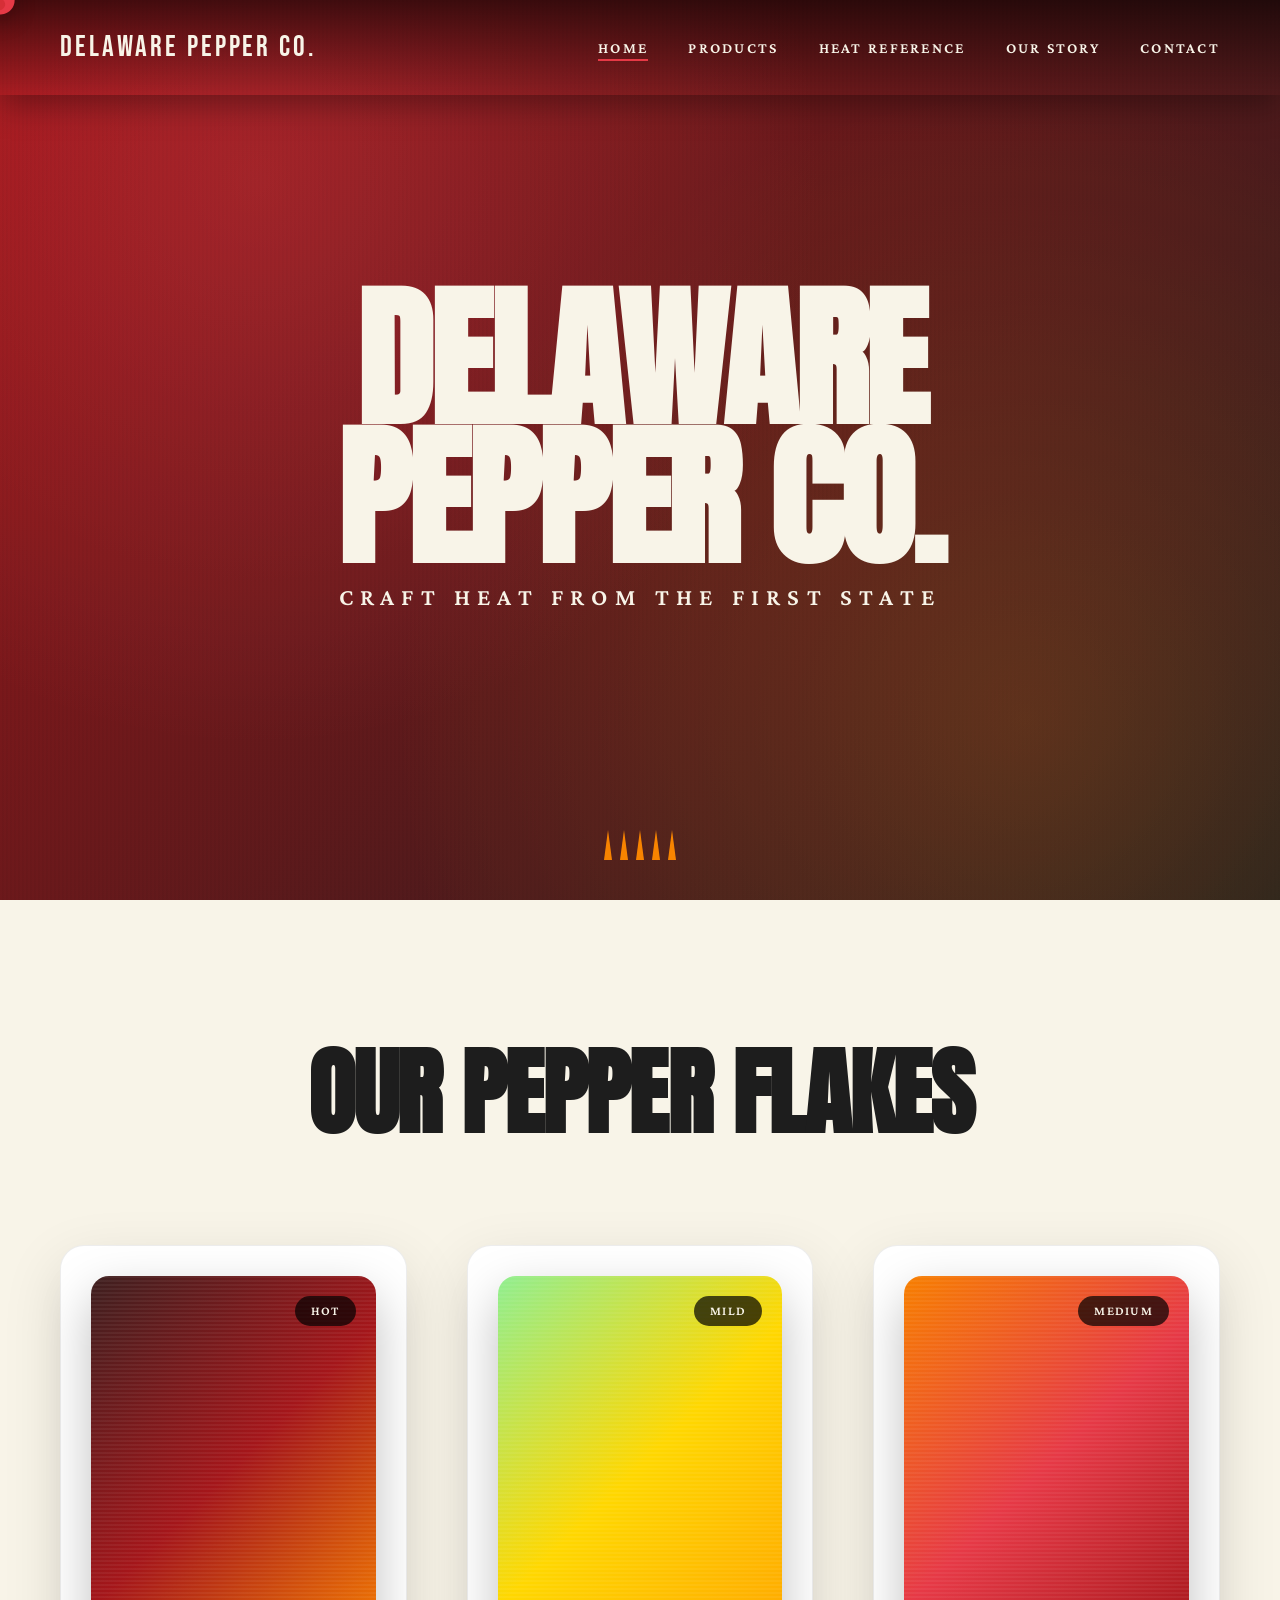
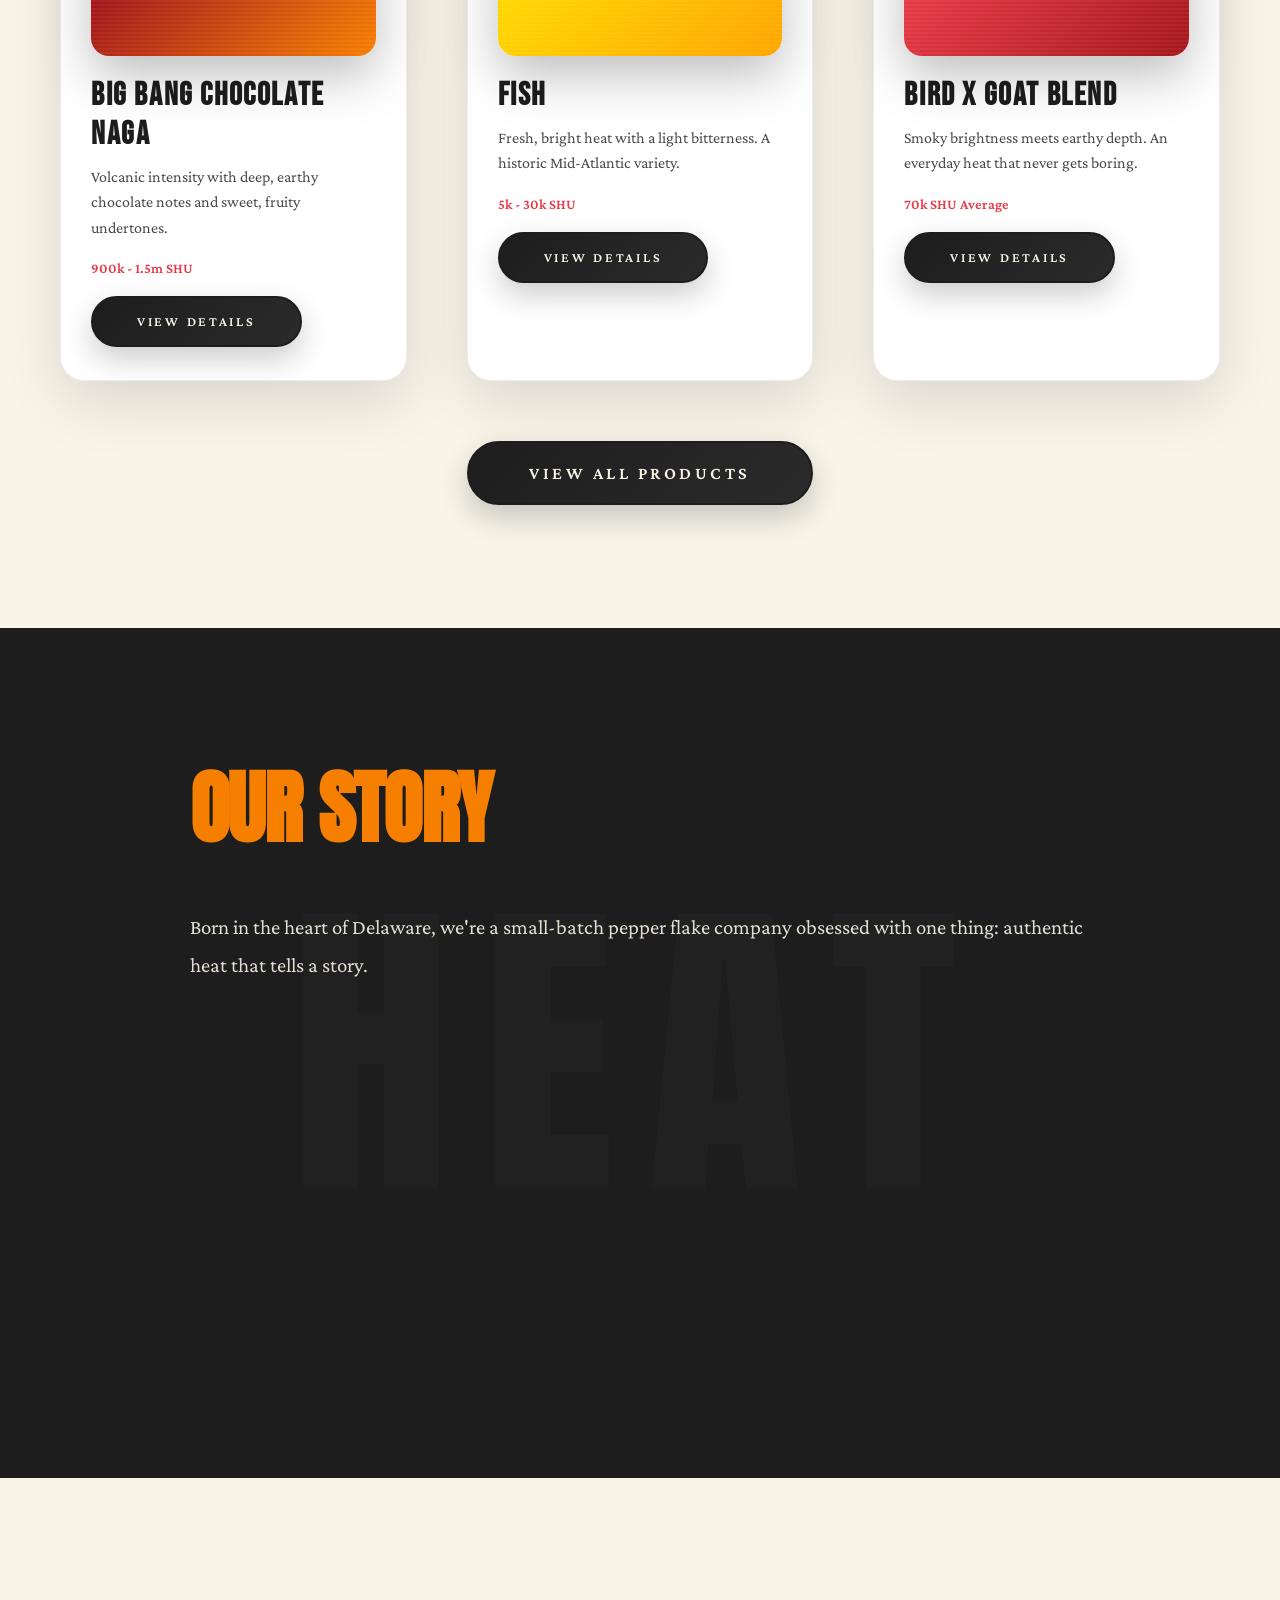
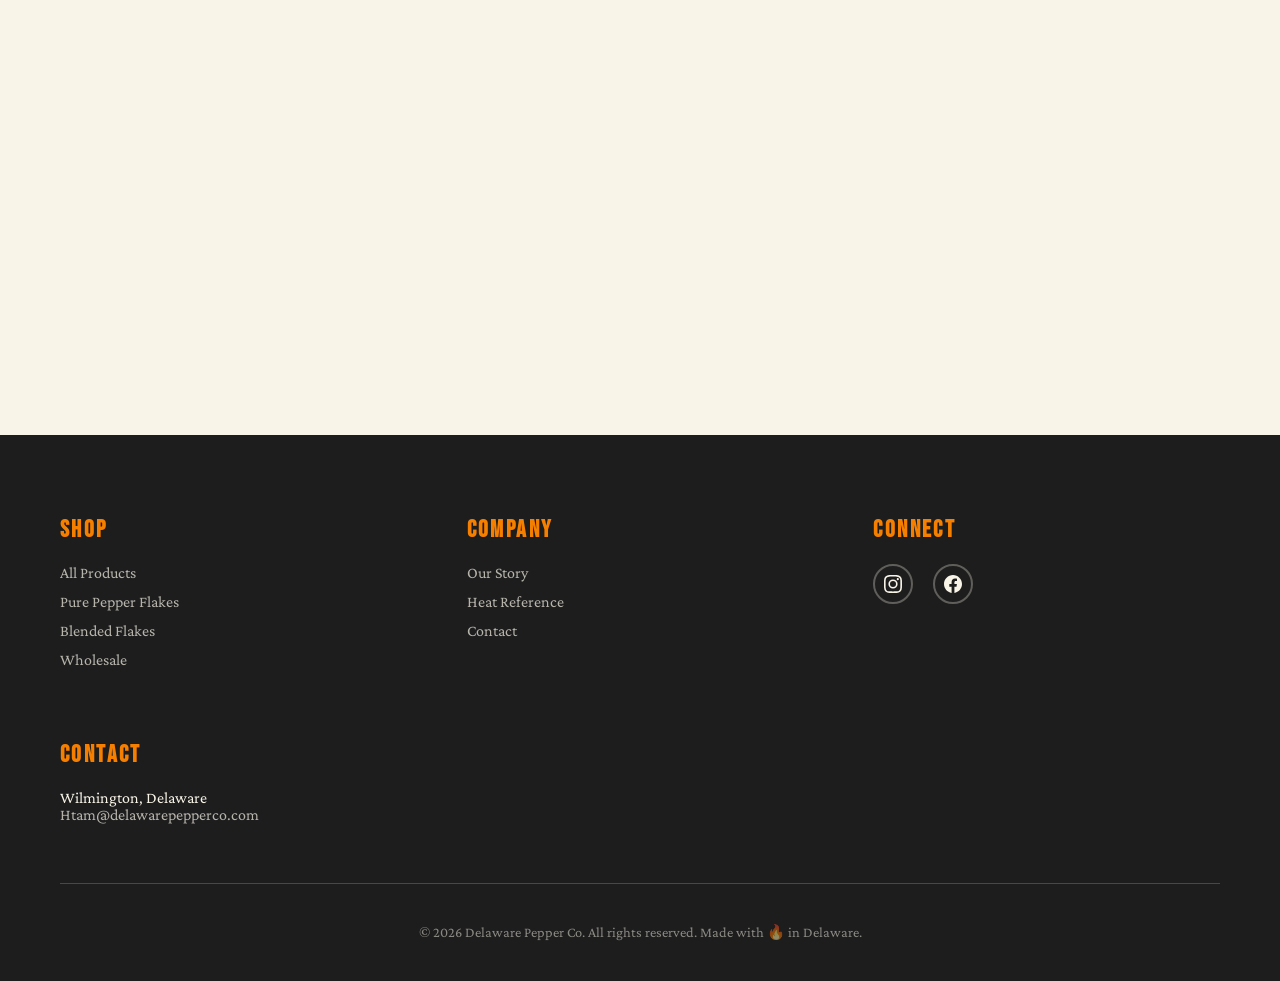
<file: index.html>
<!DOCTYPE html>
<html lang="en">
<head>
    <meta charset="UTF-8">
    <meta name="viewport" content="width=device-width, initial-scale=1.0">
    <title>Delaware Pepper Co. - Craft Pepper Flakes Made in Delaware</title>
    <meta name="description" content="Delaware Pepper Co. crafts small-batch pepper flakes in Wilmington, Delaware. From mild to extreme heat, experience pure, hand-processed pepper flakes.">
    <link rel="icon" type="image/svg+xml" href="data:image/svg+xml;utf8,<svg xmlns='http://www.w3.org/2000/svg' viewBox='0 0 64 64'><path fill='%23E63946' d='M42 8c-6 2-10 7-11 14-9 2-16 10-15 20 1 12 12 18 23 15 10-2 19-12 19-24 0-11-6-20-16-25z'/><path fill='%23228B22' d='M38 6c1-4 4-6 9-6 2 6-1 10-6 12-3 2-5 4-7 7-1-5 0-9 4-13z'/></svg>">
    <link href="https://fonts.googleapis.com/css2?family=Bebas+Neue&family=Anton&family=Crimson+Pro:wght@400;600&display=swap" rel="stylesheet">
    <link rel="stylesheet" href="css/global.css">
    <link rel="stylesheet" href="css/home.css">
</head>
<body>
    <a href="#main" class="skip-link">Skip to main content</a>
    <div id="custom-cursor"></div>
    <div class="nav-overlay"></div>

    <header class="home-nav">
        <nav>
            <div class="logo"><a href="index.html">DELAWARE PEPPER CO.</a></div>
            <button class="hamburger" aria-label="Toggle navigation menu" aria-expanded="false">
                <span></span>
                <span></span>
                <span></span>
            </button>
            <ul class="nav-links">
                <li><a href="index.html" class="nav-active">Home</a></li>
                <li><a href="products.html">Products</a></li>
                <li><a href="heat-reference.html">Heat Reference</a></li>
                <li><a href="#story">Our Story</a></li>
                <li><a href="mailto:Htam@delawarepepperco.com">Contact</a></li>
            </ul>
        </nav>
    </header>

    <main id="main">
        <section class="hero">
            <div class="hero-content">
                <h1>DELAWARE<br>PEPPER CO.</h1>
                <p class="tagline">Craft Heat From The First State</p>
            </div>
            <div class="heat-indicator" role="img" aria-label="Decorative flame animation">
                <div class="flame"></div>
                <div class="flame"></div>
                <div class="flame"></div>
                <div class="flame"></div>
                <div class="flame"></div>
            </div>
        </section>

        <section class="products" id="products">
            <h2 class="section-title" data-animate>Our Pepper Flakes</h2>
            <div class="product-grid">
                <div class="product-card" data-animate>
                    <div class="product-image gradient-chocolate">
                        <span class="product-heat" role="img" aria-label="Hot heat level">Hot</span>
                    </div>
                    <h3 class="product-name">Big Bang Chocolate Naga</h3>
                    <p class="product-desc">Volcanic intensity with deep, earthy chocolate notes and sweet, fruity undertones.</p>
                    <p class="product-shu-range">900k - 1.5m SHU</p>
                    <a href="product-big-bang-chocolate-naga.html" class="btn">View Details</a>
                </div>

                <div class="product-card" data-animate>
                    <div class="product-image gradient-fresh">
                        <span class="product-heat" role="img" aria-label="Mild heat level">Mild</span>
                    </div>
                    <h3 class="product-name">Fish</h3>
                    <p class="product-desc">Fresh, bright heat with a light bitterness. A historic Mid-Atlantic variety.</p>
                    <p class="product-shu-range">5k - 30k SHU</p>
                    <a href="product-fish.html" class="btn">View Details</a>
                </div>

                <div class="product-card" data-animate>
                    <div class="product-image gradient-blend">
                        <span class="product-heat" role="img" aria-label="Medium heat level">Medium</span>
                    </div>
                    <h3 class="product-name">Bird x Goat Blend</h3>
                    <p class="product-desc">Smoky brightness meets earthy depth. An everyday heat that never gets boring.</p>
                    <p class="product-shu-range">70k SHU Average</p>
                    <a href="product-bird-goat-blend.html" class="btn">View Details</a>
                </div>
            </div>
            <div style="text-align: center; margin-top: 60px;" data-animate>
                <a href="products.html" class="btn" style="font-size: 1.1rem; padding: 20px 60px;">View All Products</a>
            </div>
        </section>

        <section class="story" id="story">
            <div class="story-content">
                <h2 data-animate>Our Story</h2>
                <p data-animate>Born in the heart of Delaware, we're a small-batch pepper flake company obsessed with one thing: authentic heat that tells a story.</p>
                <p data-animate>Every batch is hand-crafted using locally sourced ingredients and peppers grown right here in the First State. We believe in keeping it real—no artificial flavors, no shortcuts, just pure, unapologetic heat.</p>
                <p class="story-highlight" data-animate>Made in Delaware. Felt Everywhere.</p>
                <p data-animate>From our hands to your kitchen, we pour passion into every batch. Whether you're seasoning steaks, spicing up eggs, or crafting your own hot sauce, Delaware Pepper Co. brings the heat that honors tradition while pushing boundaries.</p>
            </div>
        </section>

        <section class="newsletter" id="contact">
            <h2 data-animate>Join The Heat Club</h2>
            <p data-animate>Get exclusive drops, recipes, and first access to new products.</p>
            <form class="newsletter-form" data-animate>
                <input type="email" placeholder="Your email address" required aria-label="Email address">
                <button type="submit">Subscribe</button>
            </form>
            <p class="newsletter-privacy" data-animate>We never spam. Unsubscribe anytime.</p>
        </section>
    </main>

    <footer>
        <div class="footer-content">
            <div class="footer-section">
                <h3>Shop</h3>
                <ul>
                    <li><a href="products.html">All Products</a></li>
                    <li><a href="products.html#pure-flakes">Pure Pepper Flakes</a></li>
                    <li><a href="products.html#blended-flakes">Blended Flakes</a></li>
                    <li><a href="mailto:Htam@delawarepepperco.com?subject=Wholesale%20Inquiry">Wholesale</a></li>
                </ul>
            </div>
            <div class="footer-section">
                <h3>Company</h3>
                <ul>
                    <li><a href="#story">Our Story</a></li>
                    <li><a href="heat-reference.html">Heat Reference</a></li>
                    <li><a href="mailto:Htam@delawarepepperco.com">Contact</a></li>
                </ul>
            </div>
            <div class="footer-section">
                <h3>Connect</h3>
                <div class="social-links">
                    <a href="https://instagram.com" aria-label="Instagram" rel="noopener noreferrer" target="_blank">
                        <svg viewBox="0 0 24 24"><path d="M12 2.163c3.204 0 3.584.012 4.85.07 3.252.148 4.771 1.691 4.919 4.919.058 1.265.069 1.645.069 4.849 0 3.205-.012 3.584-.069 4.849-.149 3.225-1.664 4.771-4.919 4.919-1.266.058-1.644.07-4.85.07-3.204 0-3.584-.012-4.849-.07-3.26-.149-4.771-1.699-4.919-4.92-.058-1.265-.07-1.644-.07-4.849 0-3.204.013-3.583.07-4.849.149-3.227 1.664-4.771 4.919-4.919 1.266-.057 1.645-.069 4.849-.069zM12 0C8.741 0 8.333.014 7.053.072 2.695.272.273 2.69.073 7.052.014 8.333 0 8.741 0 12c0 3.259.014 3.668.072 4.948.2 4.358 2.618 6.78 6.98 6.98C8.333 23.986 8.741 24 12 24c3.259 0 3.668-.014 4.948-.072 4.354-.2 6.782-2.618 6.979-6.98.059-1.28.073-1.689.073-4.948 0-3.259-.014-3.667-.072-4.947-.196-4.354-2.617-6.78-6.979-6.98C15.668.014 15.259 0 12 0zm0 5.838a6.162 6.162 0 100 12.324 6.162 6.162 0 000-12.324zM12 16a4 4 0 110-8 4 4 0 010 8zm6.406-11.845a1.44 1.44 0 100 2.881 1.44 1.44 0 000-2.881z"/></svg>
                    </a>
                    <a href="https://facebook.com" aria-label="Facebook" rel="noopener noreferrer" target="_blank">
                        <svg viewBox="0 0 24 24"><path d="M24 12.073c0-6.627-5.373-12-12-12s-12 5.373-12 12c0 5.99 4.388 10.954 10.125 11.854v-8.385H7.078v-3.47h3.047V9.43c0-3.007 1.792-4.669 4.533-4.669 1.312 0 2.686.235 2.686.235v2.953H15.83c-1.491 0-1.956.925-1.956 1.874v2.25h3.328l-.532 3.47h-2.796v8.385C19.612 23.027 24 18.062 24 12.073z"/></svg>
                    </a>
                </div>
            </div>
            <div class="footer-section">
                <h3>Contact</h3>
                <p>Wilmington, Delaware<br><a href="mailto:Htam@delawarepepperco.com">Htam@delawarepepperco.com</a></p>
            </div>
        </div>
        <div class="footer-bottom">
            <p>&copy; <span id="copyright-year">2025</span> Delaware Pepper Co. All rights reserved. Made with <span role="img" aria-label="fire">&#x1F525;</span> in Delaware.</p>
        </div>
    </footer>

    <script src="js/global.js"></script>
</body>
</html>
</file>
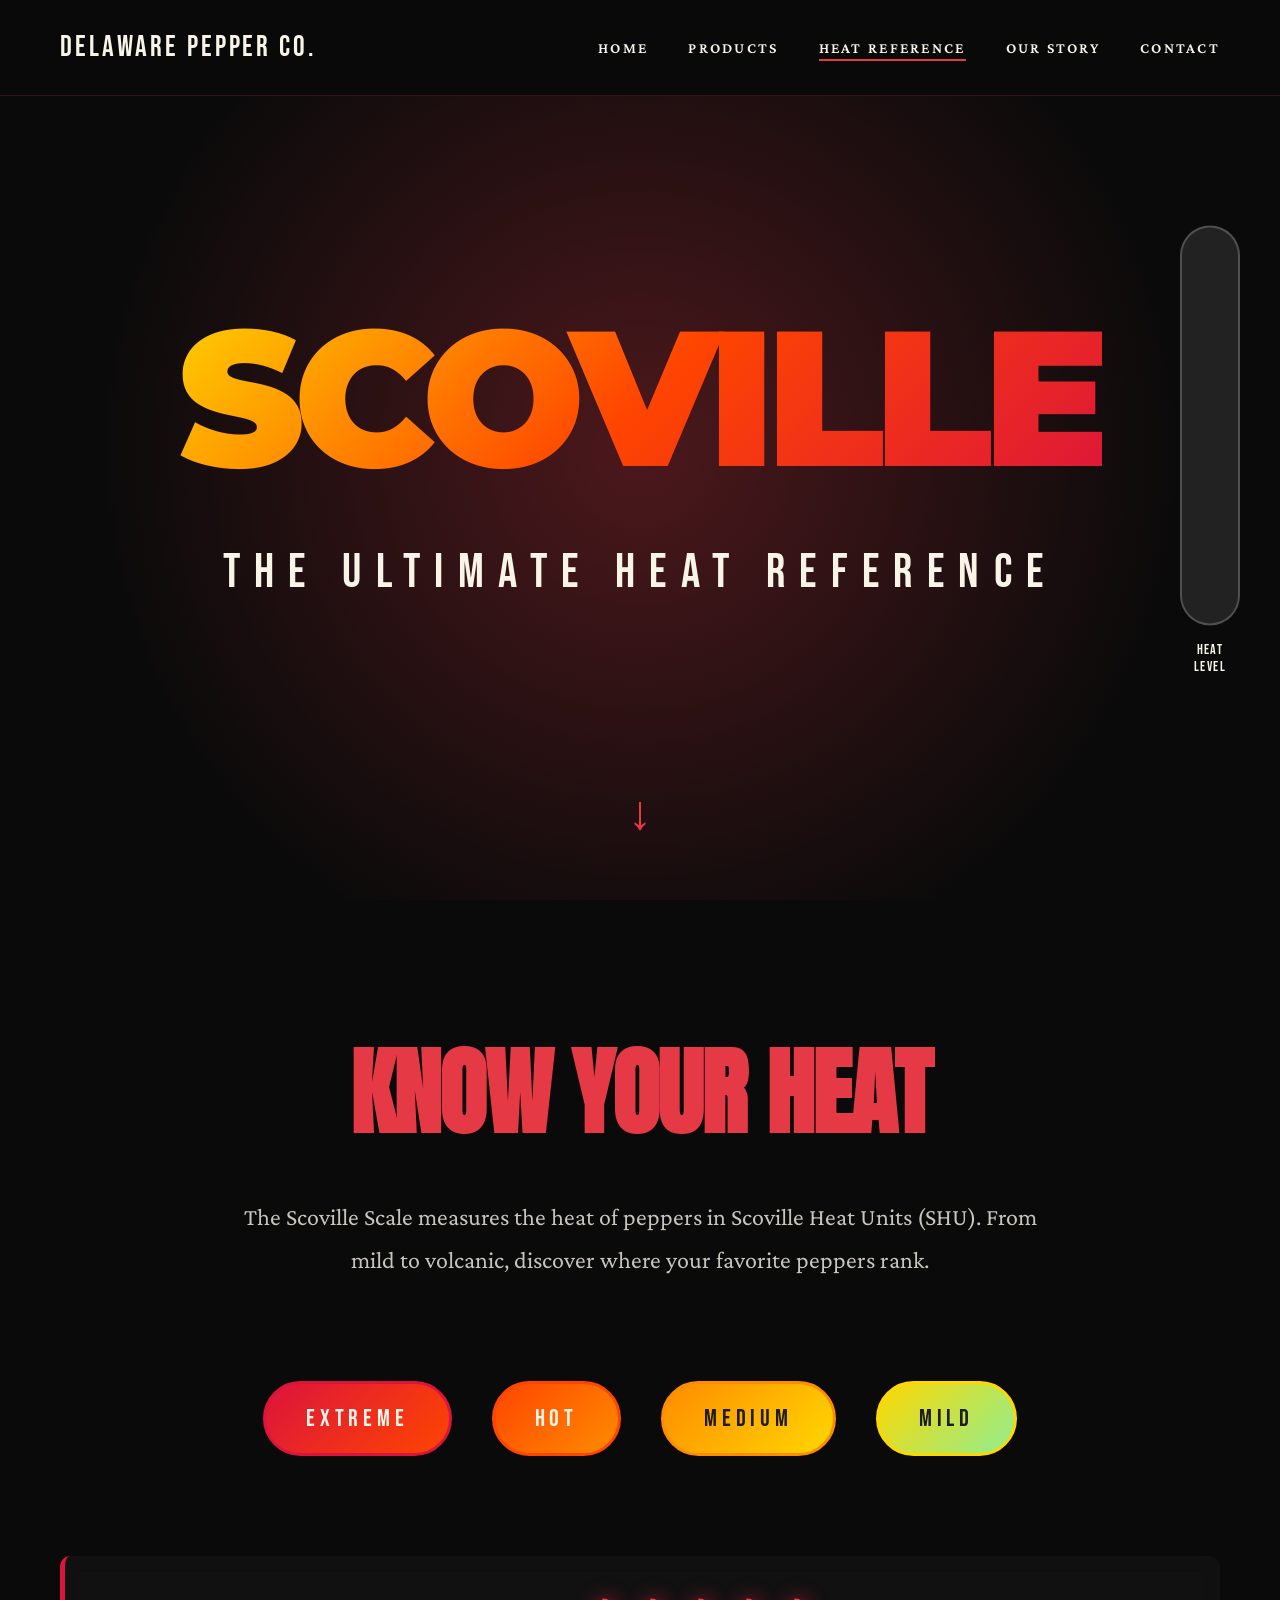
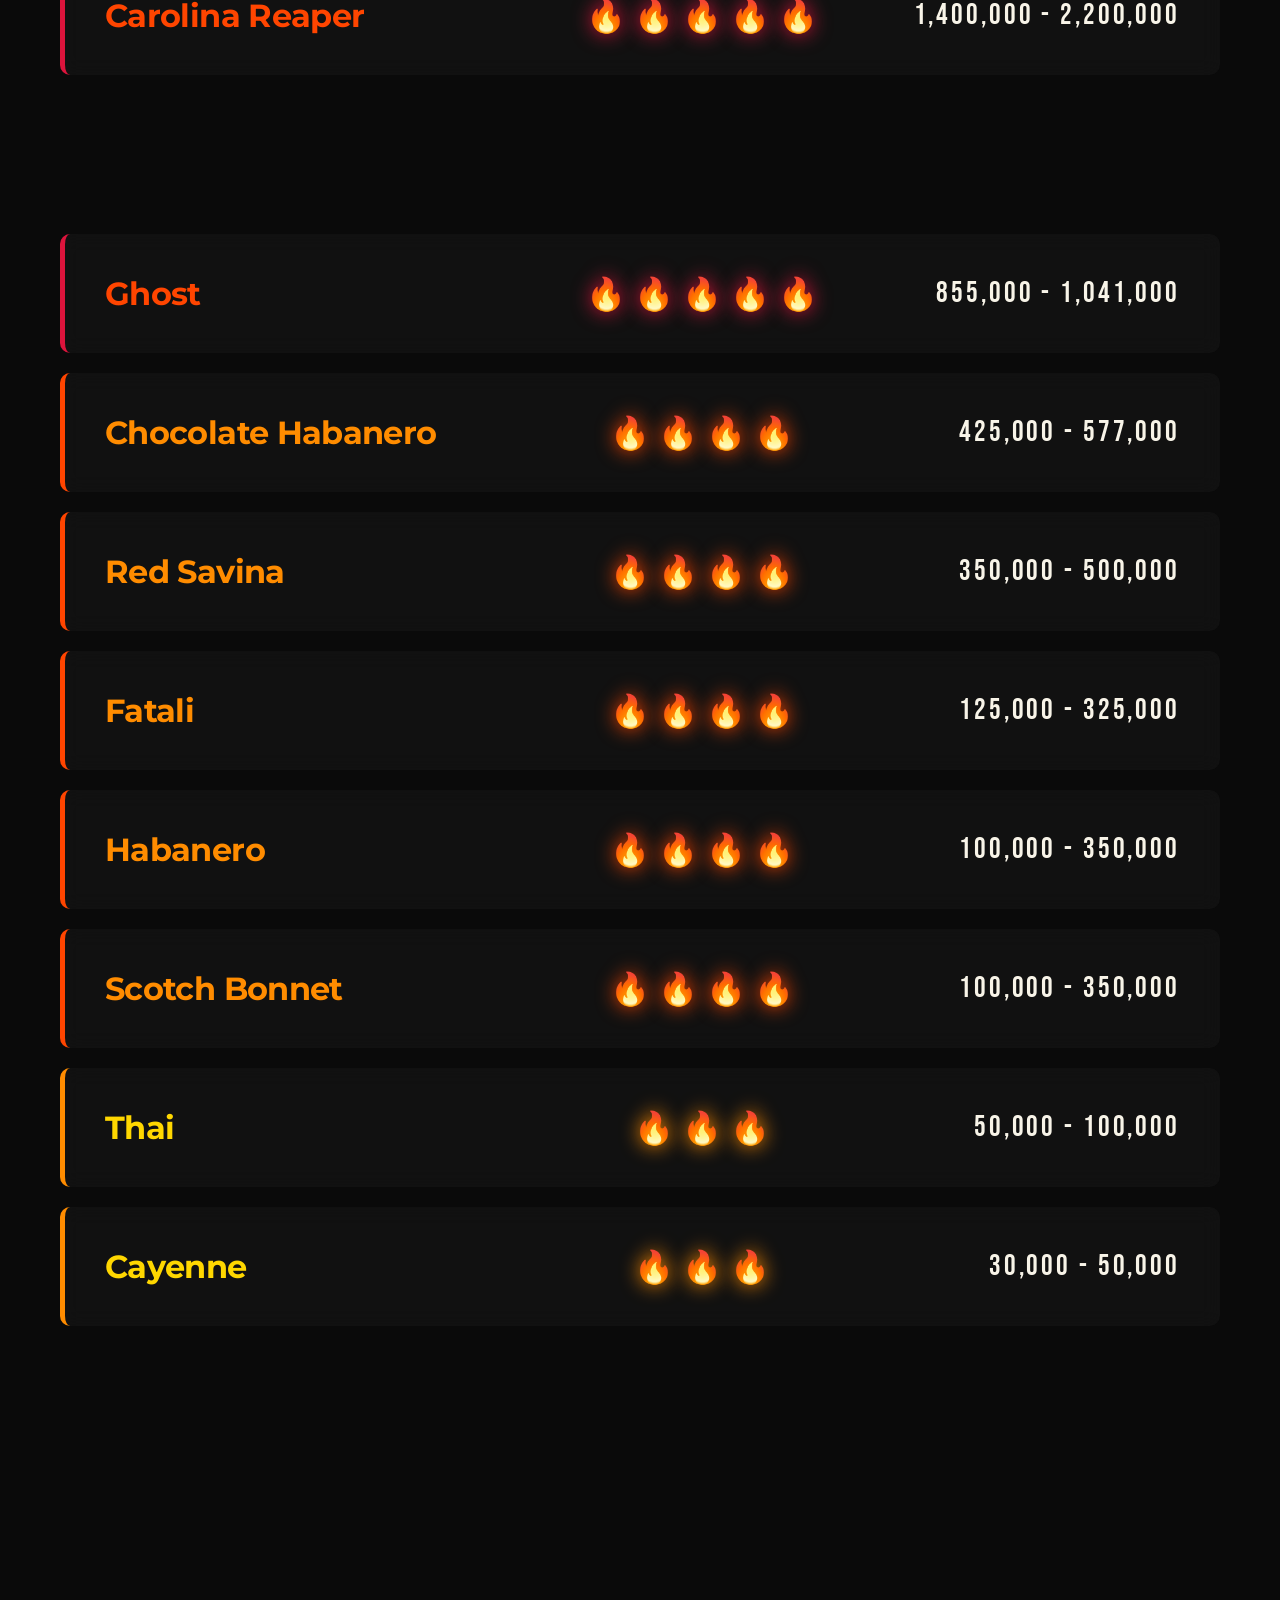
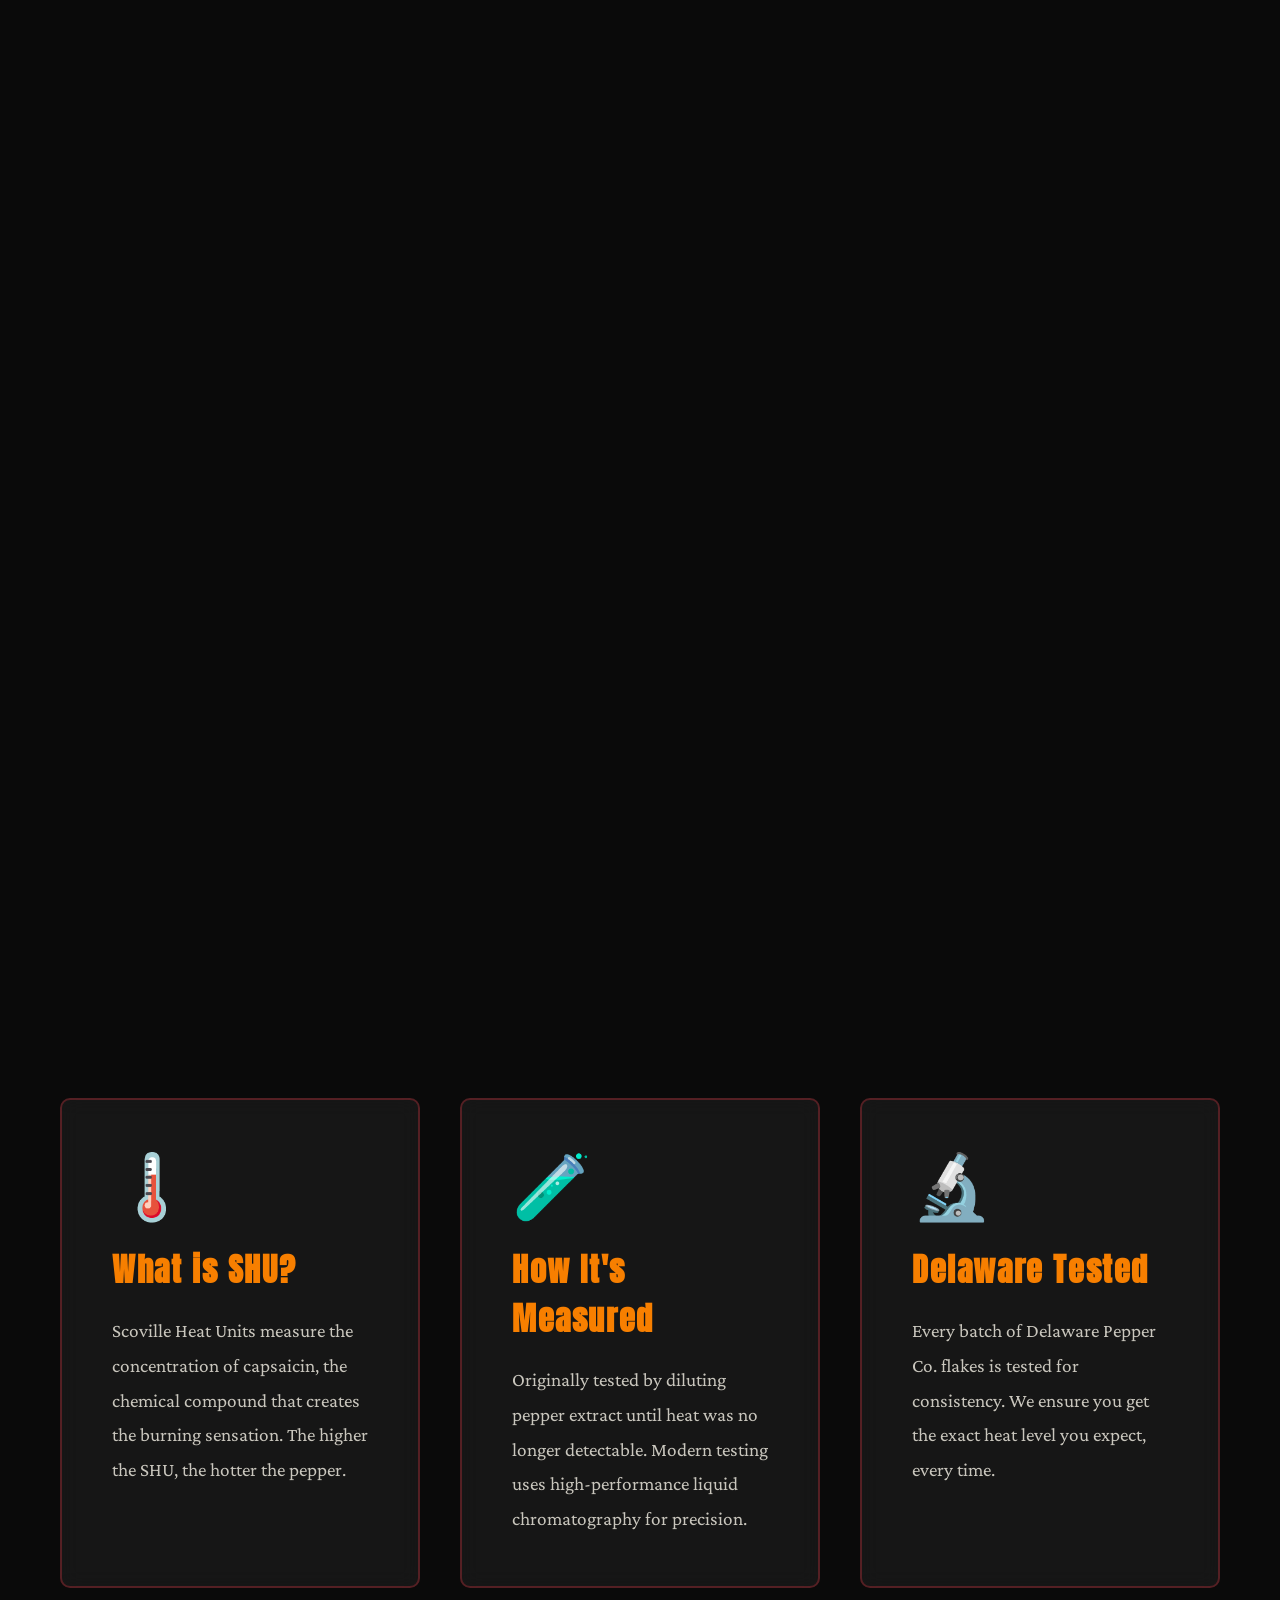
<file: heat-reference.html>
<!DOCTYPE html>
<html lang="en">
<head>
    <meta charset="UTF-8">
    <meta name="viewport" content="width=device-width, initial-scale=1.0">
    <title>Scoville Scale - Heat Reference | Delaware Pepper Co.</title>
    <meta name="description" content="Explore the Scoville Scale and understand pepper heat levels. From mild bell peppers to extreme Carolina Reapers, know your heat.">
    <link rel="icon" type="image/svg+xml" href="data:image/svg+xml;utf8,<svg xmlns='http://www.w3.org/2000/svg' viewBox='0 0 64 64'><path fill='%23E63946' d='M42 8c-6 2-10 7-11 14-9 2-16 10-15 20 1 12 12 18 23 15 10-2 19-12 19-24 0-11-6-20-16-25z'/><path fill='%23228B22' d='M38 6c1-4 4-6 9-6 2 6-1 10-6 12-3 2-5 4-7 7-1-5 0-9 4-13z'/></svg>">
    <link href="https://fonts.googleapis.com/css2?family=Bebas+Neue&family=Anton&family=Crimson+Pro:wght@400;600;700&family=Montserrat:wght@700;900&display=swap" rel="stylesheet">
    <link rel="stylesheet" href="css/global.css">
    <link rel="stylesheet" href="css/heat-reference.css">
</head>
<body>
    <a href="#main" class="skip-link">Skip to main content</a>
    <div id="custom-cursor"></div>
    <div class="nav-overlay"></div>

    <header>
        <nav>
            <div class="logo"><a href="index.html">DELAWARE PEPPER CO.</a></div>
            <button class="hamburger" aria-label="Toggle navigation menu" aria-expanded="false">
                <span></span>
                <span></span>
                <span></span>
            </button>
            <ul class="nav-links">
                <li><a href="index.html">Home</a></li>
                <li><a href="products.html">Products</a></li>
                <li><a href="heat-reference.html" class="nav-active">Heat Reference</a></li>
                <li><a href="index.html#story">Our Story</a></li>
                <li><a href="mailto:Htam@delawarepepperco.com">Contact</a></li>
            </ul>
        </nav>
    </header>

    <main id="main">
        <section class="hero">
            <div class="hero-content">
                <h1>SCOVILLE</h1>
                <p class="hero-subtitle">The Ultimate Heat Reference</p>
            </div>
            <div class="scroll-indicator" aria-hidden="true"></div>
        </section>

        <section class="heat-scale-section">
            <div class="section-intro">
                <h2>Know Your Heat</h2>
                <p>The Scoville Scale measures the heat of peppers in Scoville Heat Units (SHU). From mild to volcanic, discover where your favorite peppers rank.</p>
            </div>

            <div class="heat-categories" role="group" aria-label="Filter by heat category">
                <div class="category-badge extreme">EXTREME</div>
                <div class="category-badge hot">HOT</div>
                <div class="category-badge medium">MEDIUM</div>
                <div class="category-badge mild">MILD</div>
            </div>

            <div class="pepper-list">
                <div class="pepper-item" data-heat="extreme" data-shu="2200000">
                    <div class="pepper-name">Carolina Reaper</div>
                    <div class="pepper-flames"><span class="flame-icon" role="img" aria-label="fire">&#x1F525;</span><span class="flame-icon" aria-hidden="true">&#x1F525;</span><span class="flame-icon" aria-hidden="true">&#x1F525;</span><span class="flame-icon" aria-hidden="true">&#x1F525;</span><span class="flame-icon" aria-hidden="true">&#x1F525;</span></div>
                    <div class="pepper-shu">1,400,000 - 2,200,000</div>
                </div>
                <div class="pepper-item" data-heat="extreme" data-shu="2000000">
                    <div class="pepper-name">Trinidad Scorpion</div>
                    <div class="pepper-flames"><span class="flame-icon" role="img" aria-label="fire">&#x1F525;</span><span class="flame-icon" aria-hidden="true">&#x1F525;</span><span class="flame-icon" aria-hidden="true">&#x1F525;</span><span class="flame-icon" aria-hidden="true">&#x1F525;</span><span class="flame-icon" aria-hidden="true">&#x1F525;</span></div>
                    <div class="pepper-shu">1,200,000 - 2,000,000</div>
                </div>
                <div class="pepper-item" data-heat="extreme" data-shu="1041000">
                    <div class="pepper-name">Ghost</div>
                    <div class="pepper-flames"><span class="flame-icon" role="img" aria-label="fire">&#x1F525;</span><span class="flame-icon" aria-hidden="true">&#x1F525;</span><span class="flame-icon" aria-hidden="true">&#x1F525;</span><span class="flame-icon" aria-hidden="true">&#x1F525;</span><span class="flame-icon" aria-hidden="true">&#x1F525;</span></div>
                    <div class="pepper-shu">855,000 - 1,041,000</div>
                </div>
                <div class="pepper-item" data-heat="hot" data-shu="577000">
                    <div class="pepper-name">Chocolate Habanero</div>
                    <div class="pepper-flames"><span class="flame-icon" role="img" aria-label="fire">&#x1F525;</span><span class="flame-icon" aria-hidden="true">&#x1F525;</span><span class="flame-icon" aria-hidden="true">&#x1F525;</span><span class="flame-icon" aria-hidden="true">&#x1F525;</span></div>
                    <div class="pepper-shu">425,000 - 577,000</div>
                </div>
                <div class="pepper-item" data-heat="hot" data-shu="500000">
                    <div class="pepper-name">Red Savina</div>
                    <div class="pepper-flames"><span class="flame-icon" role="img" aria-label="fire">&#x1F525;</span><span class="flame-icon" aria-hidden="true">&#x1F525;</span><span class="flame-icon" aria-hidden="true">&#x1F525;</span><span class="flame-icon" aria-hidden="true">&#x1F525;</span></div>
                    <div class="pepper-shu">350,000 - 500,000</div>
                </div>
                <div class="pepper-item" data-heat="hot" data-shu="325000">
                    <div class="pepper-name">Fatali</div>
                    <div class="pepper-flames"><span class="flame-icon" role="img" aria-label="fire">&#x1F525;</span><span class="flame-icon" aria-hidden="true">&#x1F525;</span><span class="flame-icon" aria-hidden="true">&#x1F525;</span><span class="flame-icon" aria-hidden="true">&#x1F525;</span></div>
                    <div class="pepper-shu">125,000 - 325,000</div>
                </div>
                <div class="pepper-item" data-heat="hot" data-shu="350000">
                    <div class="pepper-name">Habanero</div>
                    <div class="pepper-flames"><span class="flame-icon" role="img" aria-label="fire">&#x1F525;</span><span class="flame-icon" aria-hidden="true">&#x1F525;</span><span class="flame-icon" aria-hidden="true">&#x1F525;</span><span class="flame-icon" aria-hidden="true">&#x1F525;</span></div>
                    <div class="pepper-shu">100,000 - 350,000</div>
                </div>
                <div class="pepper-item" data-heat="hot" data-shu="350000">
                    <div class="pepper-name">Scotch Bonnet</div>
                    <div class="pepper-flames"><span class="flame-icon" role="img" aria-label="fire">&#x1F525;</span><span class="flame-icon" aria-hidden="true">&#x1F525;</span><span class="flame-icon" aria-hidden="true">&#x1F525;</span><span class="flame-icon" aria-hidden="true">&#x1F525;</span></div>
                    <div class="pepper-shu">100,000 - 350,000</div>
                </div>
                <div class="pepper-item" data-heat="medium" data-shu="100000">
                    <div class="pepper-name">Thai</div>
                    <div class="pepper-flames"><span class="flame-icon" role="img" aria-label="fire">&#x1F525;</span><span class="flame-icon" aria-hidden="true">&#x1F525;</span><span class="flame-icon" aria-hidden="true">&#x1F525;</span></div>
                    <div class="pepper-shu">50,000 - 100,000</div>
                </div>
                <div class="pepper-item" data-heat="medium" data-shu="50000">
                    <div class="pepper-name">Cayenne</div>
                    <div class="pepper-flames"><span class="flame-icon" role="img" aria-label="fire">&#x1F525;</span><span class="flame-icon" aria-hidden="true">&#x1F525;</span><span class="flame-icon" aria-hidden="true">&#x1F525;</span></div>
                    <div class="pepper-shu">30,000 - 50,000</div>
                </div>
                <div class="pepper-item" data-heat="medium" data-shu="50000">
                    <div class="pepper-name">Tabasco</div>
                    <div class="pepper-flames"><span class="flame-icon" role="img" aria-label="fire">&#x1F525;</span><span class="flame-icon" aria-hidden="true">&#x1F525;</span><span class="flame-icon" aria-hidden="true">&#x1F525;</span></div>
                    <div class="pepper-shu">30,000 - 50,000</div>
                </div>
                <div class="pepper-item" data-heat="medium" data-shu="23000">
                    <div class="pepper-name">Serrano</div>
                    <div class="pepper-flames"><span class="flame-icon" role="img" aria-label="fire">&#x1F525;</span><span class="flame-icon" aria-hidden="true">&#x1F525;</span></div>
                    <div class="pepper-shu">6,000 - 23,000</div>
                </div>
                <div class="pepper-item" data-heat="medium" data-shu="10000">
                    <div class="pepper-name">Hungarian</div>
                    <div class="pepper-flames"><span class="flame-icon" role="img" aria-label="fire">&#x1F525;</span><span class="flame-icon" aria-hidden="true">&#x1F525;</span></div>
                    <div class="pepper-shu">5,000 - 10,000</div>
                </div>
                <div class="pepper-item" data-heat="mild" data-shu="8000">
                    <div class="pepper-name">Jalape&ntilde;o</div>
                    <div class="pepper-flames"><span class="flame-icon" role="img" aria-label="fire">&#x1F525;</span><span class="flame-icon" aria-hidden="true">&#x1F525;</span></div>
                    <div class="pepper-shu">2,500 - 8,000</div>
                </div>
                <div class="pepper-item" data-heat="mild" data-shu="1500">
                    <div class="pepper-name">Poblano</div>
                    <div class="pepper-flames"><span class="flame-icon" role="img" aria-label="fire">&#x1F525;</span></div>
                    <div class="pepper-shu">1,000 - 1,500</div>
                </div>
                <div class="pepper-item" data-heat="mild" data-shu="2500">
                    <div class="pepper-name">Anaheim</div>
                    <div class="pepper-flames"><span class="flame-icon" role="img" aria-label="fire">&#x1F525;</span></div>
                    <div class="pepper-shu">500 - 2,500</div>
                </div>
                <div class="pepper-item" data-heat="mild" data-shu="500">
                    <div class="pepper-name">Pepperoncini</div>
                    <div class="pepper-flames"><span class="flame-icon" role="img" aria-label="fire">&#x1F525;</span></div>
                    <div class="pepper-shu">100 - 500</div>
                </div>
                <div class="pepper-item" data-heat="mild" data-shu="0">
                    <div class="pepper-name">Bell</div>
                    <div class="pepper-flames"><span style="opacity: 0.3;" role="img" aria-label="no heat">&#x1F525;</span></div>
                    <div class="pepper-shu">0 - 0</div>
                </div>
            </div>
        </section>

        <section class="info-section">
            <div class="info-grid">
                <div class="info-card">
                    <span class="info-icon" role="img" aria-label="thermometer">&#x1F321;&#xFE0F;</span>
                    <h3 class="info-title">What is SHU?</h3>
                    <p class="info-text">Scoville Heat Units measure the concentration of capsaicin, the chemical compound that creates the burning sensation. The higher the SHU, the hotter the pepper.</p>
                </div>
                <div class="info-card">
                    <span class="info-icon" role="img" aria-label="test tube">&#x1F9EA;</span>
                    <h3 class="info-title">How It's Measured</h3>
                    <p class="info-text">Originally tested by diluting pepper extract until heat was no longer detectable. Modern testing uses high-performance liquid chromatography for precision.</p>
                </div>
                <div class="info-card">
                    <span class="info-icon" role="img" aria-label="microscope">&#x1F52C;</span>
                    <h3 class="info-title">Delaware Tested</h3>
                    <p class="info-text">Every batch of Delaware Pepper Co. flakes is tested for consistency. We ensure you get the exact heat level you expect, every time.</p>
                </div>
            </div>
        </section>
    </main>

    <div class="heat-meter" aria-hidden="true">
        <div class="meter-bar">
            <div class="meter-fill" id="meterFill"></div>
        </div>
        <div class="meter-label">HEAT LEVEL</div>
    </div>

    <button class="back-to-top" id="backToTop" aria-label="Back to top">&#x2191;</button>

    <script src="js/global.js"></script>
    <script>
        // Intersection Observer for pepper items
        const observer = new IntersectionObserver((entries) => {
            entries.forEach((entry, index) => {
                if (entry.isIntersecting) {
                    setTimeout(() => {
                        entry.target.classList.add('visible');
                    }, index * 100);
                }
            });
        }, { threshold: 0.2, rootMargin: '0px 0px -100px 0px' });

        document.querySelectorAll('.pepper-item').forEach(item => observer.observe(item));

        // Heat Meter
        const meterFill = document.getElementById('meterFill');
        const pepperItems = document.querySelectorAll('.pepper-item');

        window.addEventListener('scroll', () => {
            const scrolled = window.scrollY;
            const docHeight = document.documentElement.scrollHeight - window.innerHeight;
            const scrollPercent = (scrolled / docHeight) * 100;
            meterFill.style.height = scrollPercent + '%';

            pepperItems.forEach(item => {
                const rect = item.getBoundingClientRect();
                if (rect.top >= 0 && rect.top <= window.innerHeight / 2) {
                    const shu = parseInt(item.dataset.shu);
                    const heatPercent = (shu / 2200000) * 100;
                    meterFill.style.height = heatPercent + '%';
                }
            });
        });

        // Back to Top
        const backToTop = document.getElementById('backToTop');
        window.addEventListener('scroll', () => {
            backToTop.classList.toggle('visible', window.scrollY > 500);
        });
        backToTop.addEventListener('click', () => {
            window.scrollTo({ top: 0, behavior: 'smooth' });
        });

        // Category Badge Filter
        document.querySelectorAll('.category-badge').forEach(badge => {
            badge.addEventListener('click', () => {
                const category = badge.classList[1];
                pepperItems.forEach(item => {
                    if (item.dataset.heat === category) {
                        item.style.display = 'grid';
                        item.scrollIntoView({ behavior: 'smooth', block: 'center' });
                    }
                });
            });
        });
    </script>
</body>
</html>
</file>
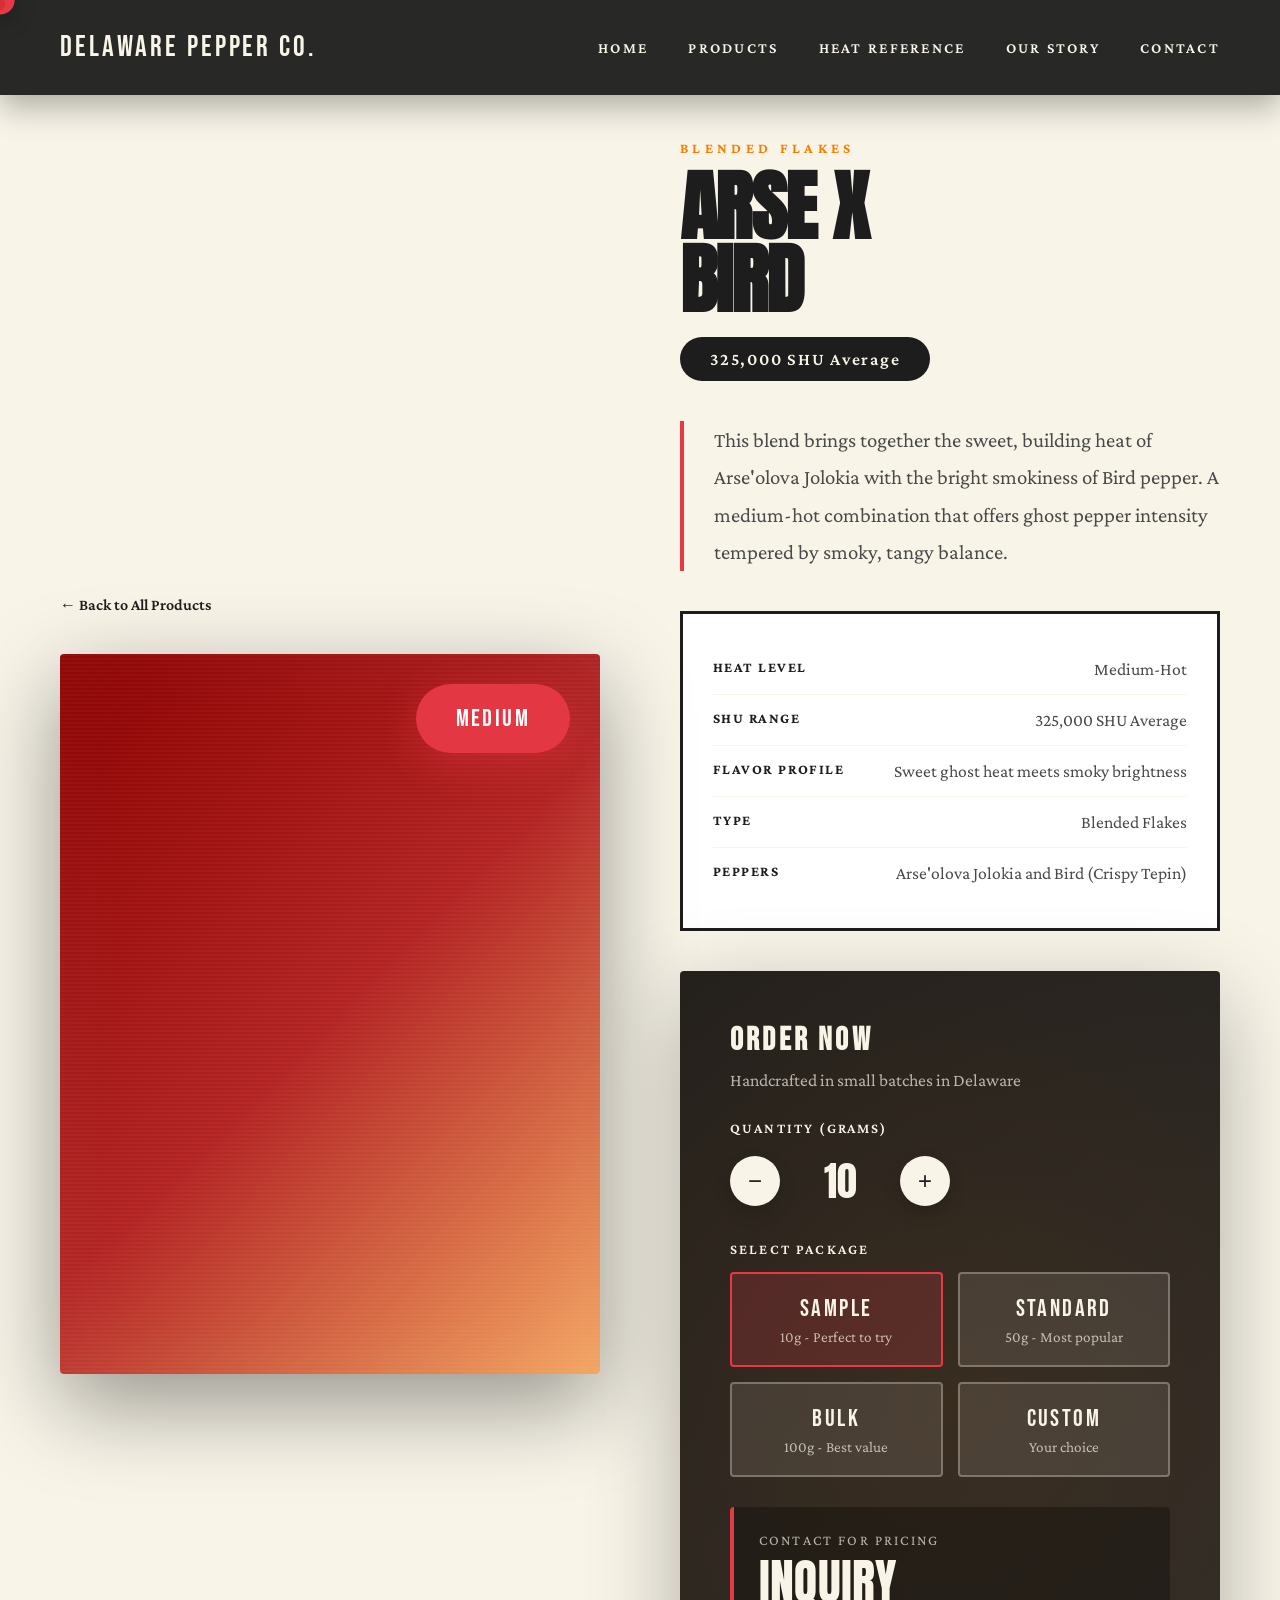
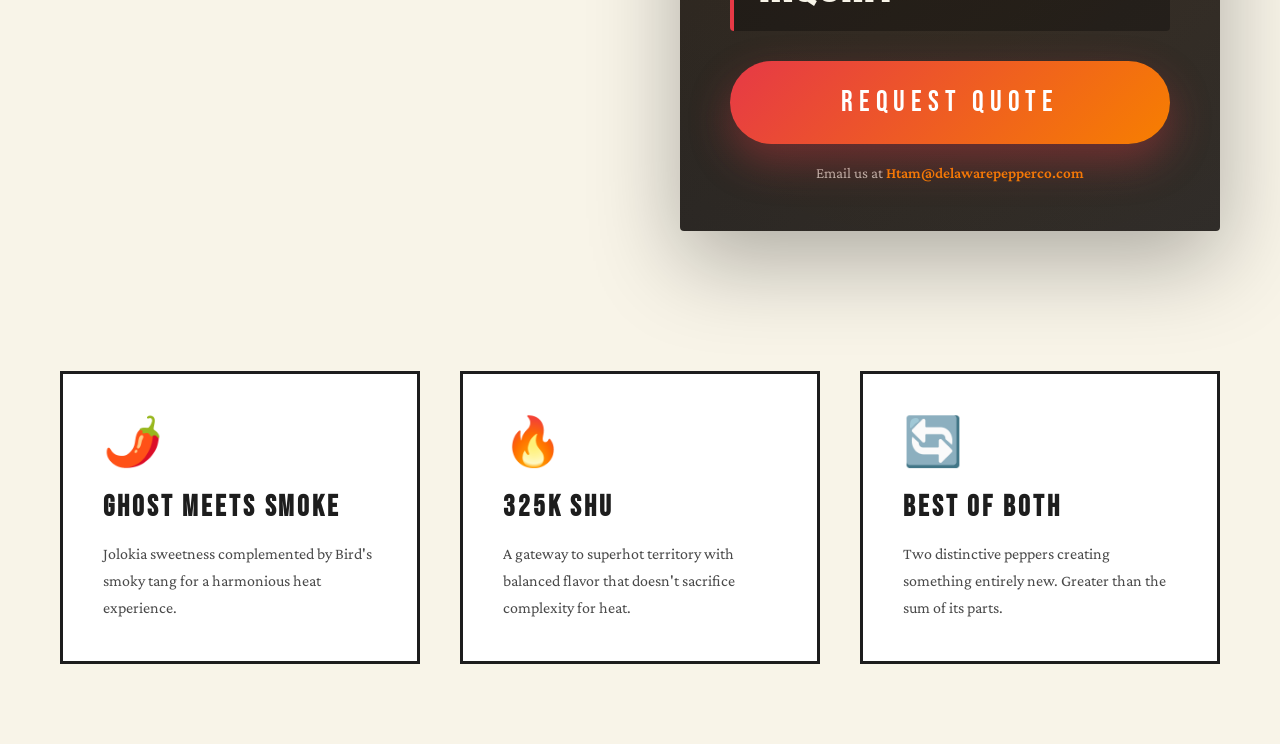
<file: product-arse-bird-blend.html>
<!DOCTYPE html>
<html lang="en">
<head>
    <meta charset="UTF-8">
    <meta name="viewport" content="width=device-width, initial-scale=1.0">
    <title>Arse x Bird - Delaware Pepper Co.</title>
    <meta name="description" content="Arse x Bird blended pepper flakes. 325,000 SHU average. Sweet ghost heat meets smoky brightness. Hand-crafted in Delaware.">
    <link rel="icon" type="image/svg+xml" href="data:image/svg+xml;utf8,<svg xmlns='http://www.w3.org/2000/svg' viewBox='0 0 64 64'><path fill='%23E63946' d='M42 8c-6 2-10 7-11 14-9 2-16 10-15 20 1 12 12 18 23 15 10-2 19-12 19-24 0-11-6-20-16-25z'/><path fill='%23228B22' d='M38 6c1-4 4-6 9-6 2 6-1 10-6 12-3 2-5 4-7 7-1-5 0-9 4-13z'/></svg>">
    <link href="https://fonts.googleapis.com/css2?family=Bebas+Neue&family=Anton&family=Crimson+Pro:wght@400;600;700&display=swap" rel="stylesheet">
    <link rel="stylesheet" href="css/global.css">
    <link rel="stylesheet" href="css/product-detail.css">
</head>
<body data-product="Arse x Bird">
    <a href="#main" class="skip-link">Skip to main content</a>
    <div id="custom-cursor"></div>
    <div class="nav-overlay"></div>

    <header>
        <nav>
            <div class="logo"><a href="index.html">DELAWARE PEPPER CO.</a></div>
            <button class="hamburger" aria-label="Toggle navigation menu" aria-expanded="false">
                <span></span>
                <span></span>
                <span></span>
            </button>
            <ul class="nav-links">
                <li><a href="index.html">Home</a></li>
                <li><a href="products.html">Products</a></li>
                <li><a href="heat-reference.html">Heat Reference</a></li>
                <li><a href="index.html#story">Our Story</a></li>
                <li><a href="mailto:Htam@delawarepepperco.com">Contact</a></li>
            </ul>
        </nav>
    </header>

    <main id="main">
        <section class="product-hero">
            <div class="product-image-section">
                <a href="products.html" class="back-link">← Back to All Products</a>
                <div class="product-image-main gradient-arse-bird">
                    <span class="heat-badge-large">MEDIUM</span>
                </div>
            </div>

            <div class="product-info-section">
                <p class="product-category">Blended Flakes</p>
                <h1 class="product-title">Arse x<br>Bird</h1>
                <span class="product-shu-display">325,000 SHU Average</span>

                <p class="product-description">This blend brings together the sweet, building heat of Arse'olova Jolokia with the bright smokiness of Bird pepper. A medium-hot combination that offers ghost pepper intensity tempered by smoky, tangy balance.</p>

                <div class="product-specs">
                    <div class="spec-row">
                        <span class="spec-label">Heat Level</span>
                        <span class="spec-value">Medium-Hot</span>
                    </div>
                    <div class="spec-row">
                        <span class="spec-label">SHU Range</span>
                        <span class="spec-value">325,000 SHU Average</span>
                    </div>
                    <div class="spec-row">
                        <span class="spec-label">Flavor Profile</span>
                        <span class="spec-value">Sweet ghost heat meets smoky brightness</span>
                    </div>
                    <div class="spec-row">
                        <span class="spec-label">Type</span>
                        <span class="spec-value">Blended Flakes</span>
                    </div>
                    <div class="spec-row">
                        <span class="spec-label">Peppers</span>
                        <span class="spec-value">Arse'olova Jolokia and Bird (Crispy Tepin)</span>
                    </div>
                </div>

                <div class="checkout-section">
                    <div class="checkout-content">
                        <h3 class="checkout-title">Order Now</h3>
                        <p class="checkout-subtitle">Handcrafted in small batches in Delaware</p>

                        <div class="quantity-selector">
                            <label class="quantity-label">Quantity (Grams)</label>
                            <div class="quantity-controls">
                                <button class="quantity-btn" onclick="decreaseQuantity()" aria-label="Decrease quantity">−</button>
                                <span class="quantity-display" id="quantity">10</span>
                                <button class="quantity-btn" onclick="increaseQuantity()" aria-label="Increase quantity">+</button>
                            </div>
                        </div>

                        <div class="unit-selector">
                            <label class="quantity-label">Select Package</label>
                            <div class="unit-options">
                                <label class="unit-option active">
                                    <input type="radio" name="unit" value="sample" checked>
                                    <div class="unit-name">Sample</div>
                                    <div class="unit-price">10g - Perfect to try</div>
                                </label>
                                <label class="unit-option">
                                    <input type="radio" name="unit" value="standard">
                                    <div class="unit-name">Standard</div>
                                    <div class="unit-price">50g - Most popular</div>
                                </label>
                                <label class="unit-option">
                                    <input type="radio" name="unit" value="bulk">
                                    <div class="unit-name">Bulk</div>
                                    <div class="unit-price">100g - Best value</div>
                                </label>
                                <label class="unit-option">
                                    <input type="radio" name="unit" value="custom">
                                    <div class="unit-name">Custom</div>
                                    <div class="unit-price">Your choice</div>
                                </label>
                            </div>
                        </div>

                        <div class="price-display">
                            <div class="price-label">Contact for Pricing</div>
                            <div class="price-amount">INQUIRY</div>
                        </div>

                        <button class="checkout-btn" onclick="initiateCheckout()">Request Quote</button>

                        <p class="contact-note">
                            Email us at <a href="mailto:Htam@delawarepepperco.com">Htam@delawarepepperco.com</a>
                        </p>
                    </div>
                </div>
            </div>
        </section>

        <section class="details-section">
            <div class="details-grid">
                <div class="detail-card">
                    <div class="detail-icon" role="img" aria-label="pepper">🌶️</div>
                    <h3 class="detail-title">Ghost Meets Smoke</h3>
                    <p class="detail-text">Jolokia sweetness complemented by Bird's smoky tang for a harmonious heat experience.</p>
                </div>
                <div class="detail-card">
                    <div class="detail-icon" role="img" aria-label="fire">🔥</div>
                    <h3 class="detail-title">325k SHU</h3>
                    <p class="detail-text">A gateway to superhot territory with balanced flavor that doesn't sacrifice complexity for heat.</p>
                </div>
                <div class="detail-card">
                    <div class="detail-icon" role="img" aria-label="cycle">🔄</div>
                    <h3 class="detail-title">Best of Both</h3>
                    <p class="detail-text">Two distinctive peppers creating something entirely new. Greater than the sum of its parts.</p>
                </div>
            </div>
        </section>
    </main>

    <script src="js/global.js"></script>
    <script src="js/product-detail.js"></script>
</body>
</html>
</file>
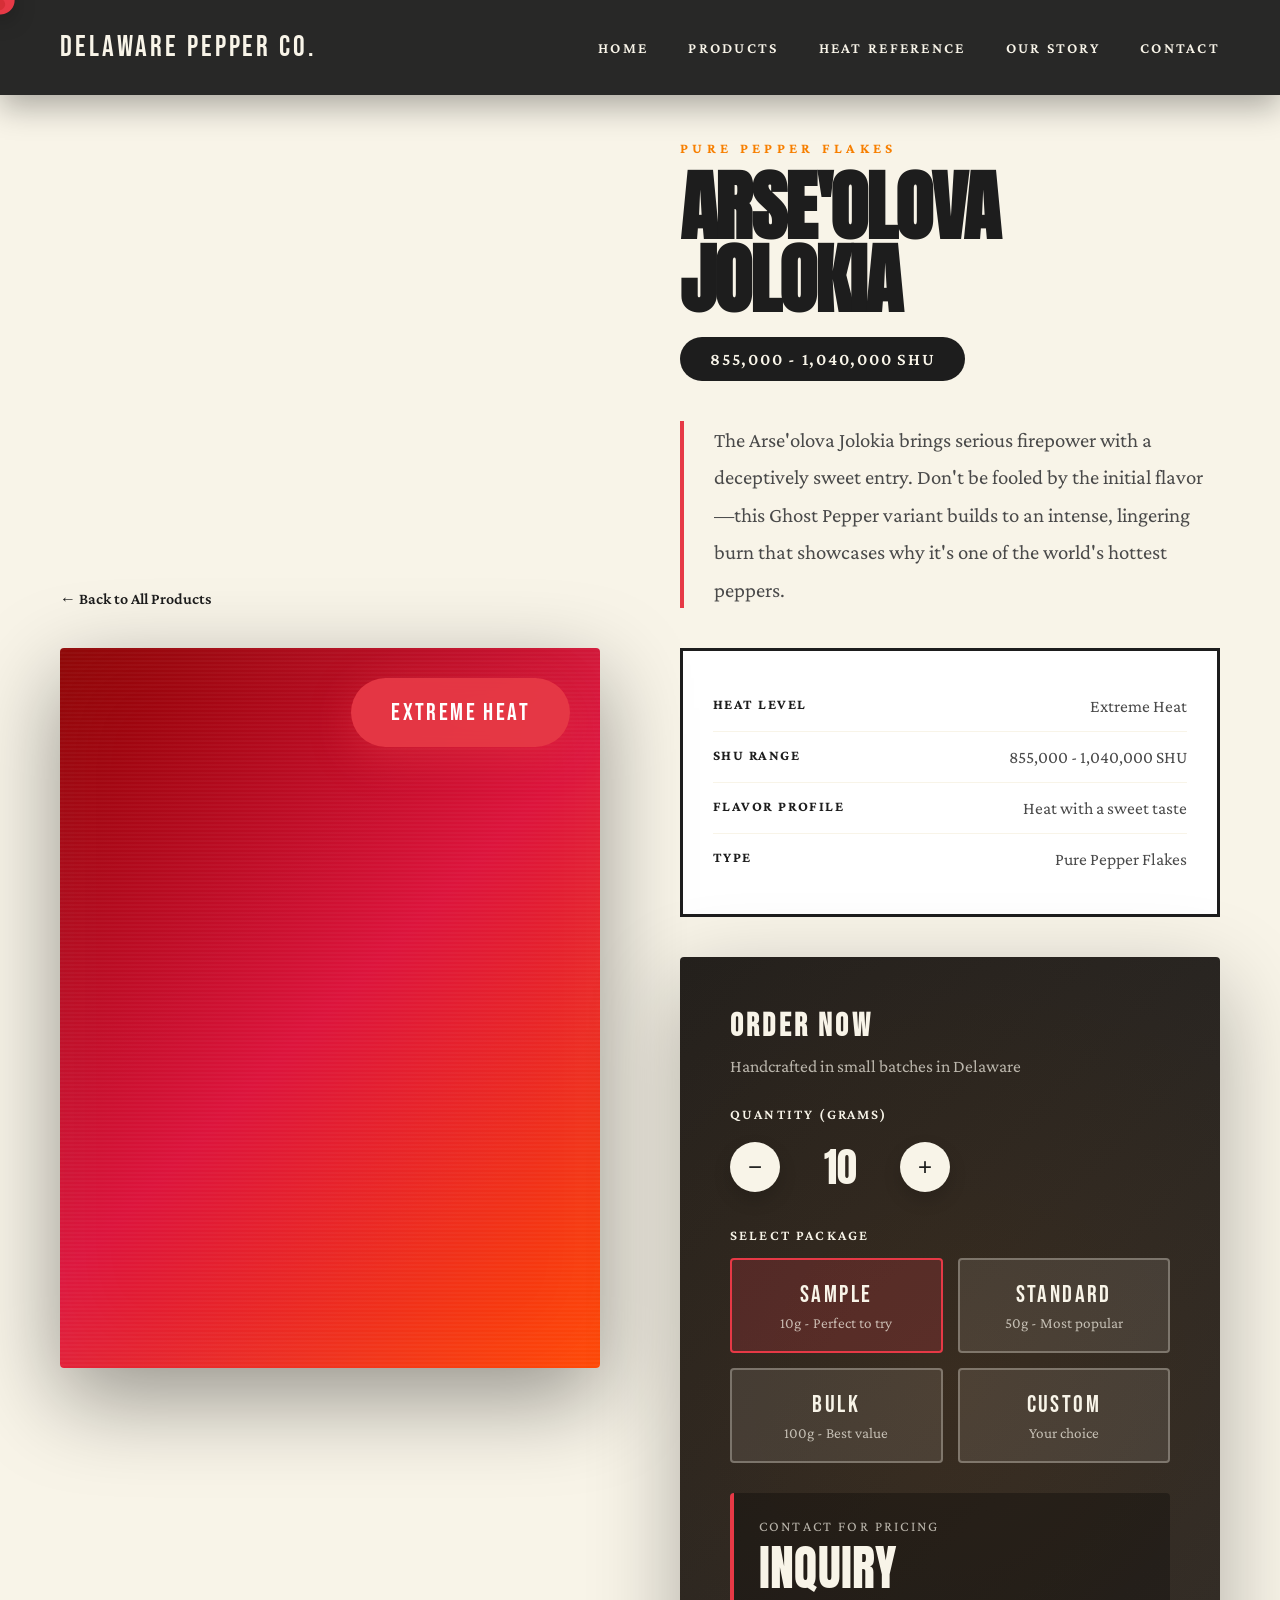
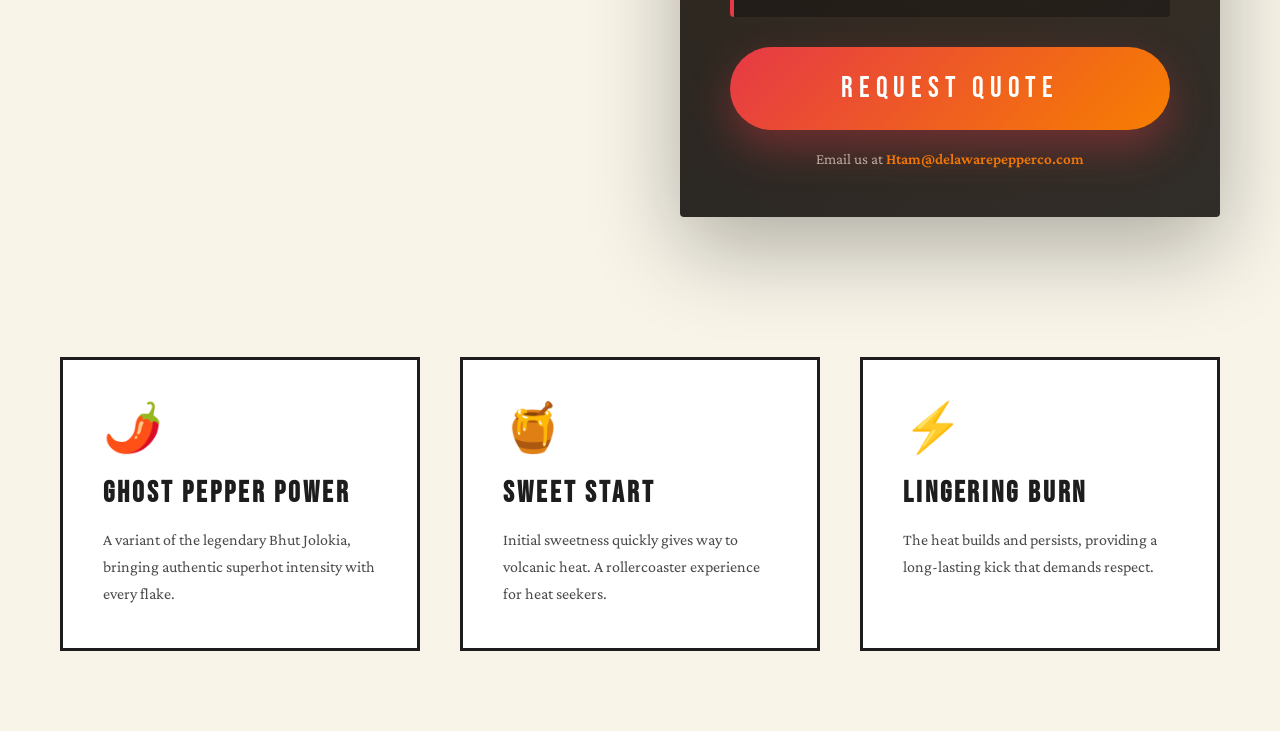
<file: product-arse-jolokia.html>
<!DOCTYPE html>
<html lang="en">
<head>
    <meta charset="UTF-8">
    <meta name="viewport" content="width=device-width, initial-scale=1.0">
    <title>Arse'olova Jolokia - Delaware Pepper Co.</title>
    <meta name="description" content="Arse'olova Jolokia pepper flakes. 855,000-1,040,000 SHU. Ghost pepper variant with sweet heat. Hand-crafted in Delaware.">
    <link rel="icon" type="image/svg+xml" href="data:image/svg+xml;utf8,<svg xmlns='http://www.w3.org/2000/svg' viewBox='0 0 64 64'><path fill='%23E63946' d='M42 8c-6 2-10 7-11 14-9 2-16 10-15 20 1 12 12 18 23 15 10-2 19-12 19-24 0-11-6-20-16-25z'/><path fill='%23228B22' d='M38 6c1-4 4-6 9-6 2 6-1 10-6 12-3 2-5 4-7 7-1-5 0-9 4-13z'/></svg>">
    <link href="https://fonts.googleapis.com/css2?family=Bebas+Neue&family=Anton&family=Crimson+Pro:wght@400;600;700&display=swap" rel="stylesheet">
    <link rel="stylesheet" href="css/global.css">
    <link rel="stylesheet" href="css/product-detail.css">
</head>
<body data-product="Arse'olova Jolokia">
    <a href="#main" class="skip-link">Skip to main content</a>
    <div id="custom-cursor"></div>
    <div class="nav-overlay"></div>

    <header>
        <nav>
            <div class="logo"><a href="index.html">DELAWARE PEPPER CO.</a></div>
            <button class="hamburger" aria-label="Toggle navigation menu" aria-expanded="false">
                <span></span>
                <span></span>
                <span></span>
            </button>
            <ul class="nav-links">
                <li><a href="index.html">Home</a></li>
                <li><a href="products.html">Products</a></li>
                <li><a href="heat-reference.html">Heat Reference</a></li>
                <li><a href="index.html#story">Our Story</a></li>
                <li><a href="mailto:Htam@delawarepepperco.com">Contact</a></li>
            </ul>
        </nav>
    </header>

    <main id="main">
        <section class="product-hero">
            <div class="product-image-section">
                <a href="products.html" class="back-link">← Back to All Products</a>
                <div class="product-image-main gradient-arse-jolokia">
                    <span class="heat-badge-large">EXTREME HEAT</span>
                </div>
            </div>

            <div class="product-info-section">
                <p class="product-category">Pure Pepper Flakes</p>
                <h1 class="product-title">Arse'olova<br>Jolokia</h1>
                <span class="product-shu-display">855,000 - 1,040,000 SHU</span>

                <p class="product-description">The Arse'olova Jolokia brings serious firepower with a deceptively sweet entry. Don't be fooled by the initial flavor—this Ghost Pepper variant builds to an intense, lingering burn that showcases why it's one of the world's hottest peppers.</p>

                <div class="product-specs">
                    <div class="spec-row">
                        <span class="spec-label">Heat Level</span>
                        <span class="spec-value">Extreme Heat</span>
                    </div>
                    <div class="spec-row">
                        <span class="spec-label">SHU Range</span>
                        <span class="spec-value">855,000 - 1,040,000 SHU</span>
                    </div>
                    <div class="spec-row">
                        <span class="spec-label">Flavor Profile</span>
                        <span class="spec-value">Heat with a sweet taste</span>
                    </div>
                    <div class="spec-row">
                        <span class="spec-label">Type</span>
                        <span class="spec-value">Pure Pepper Flakes</span>
                    </div>
                </div>

                <div class="checkout-section">
                    <div class="checkout-content">
                        <h3 class="checkout-title">Order Now</h3>
                        <p class="checkout-subtitle">Handcrafted in small batches in Delaware</p>

                        <div class="quantity-selector">
                            <label class="quantity-label">Quantity (Grams)</label>
                            <div class="quantity-controls">
                                <button class="quantity-btn" onclick="decreaseQuantity()" aria-label="Decrease quantity">−</button>
                                <span class="quantity-display" id="quantity">10</span>
                                <button class="quantity-btn" onclick="increaseQuantity()" aria-label="Increase quantity">+</button>
                            </div>
                        </div>

                        <div class="unit-selector">
                            <label class="quantity-label">Select Package</label>
                            <div class="unit-options">
                                <label class="unit-option active">
                                    <input type="radio" name="unit" value="sample" checked>
                                    <div class="unit-name">Sample</div>
                                    <div class="unit-price">10g - Perfect to try</div>
                                </label>
                                <label class="unit-option">
                                    <input type="radio" name="unit" value="standard">
                                    <div class="unit-name">Standard</div>
                                    <div class="unit-price">50g - Most popular</div>
                                </label>
                                <label class="unit-option">
                                    <input type="radio" name="unit" value="bulk">
                                    <div class="unit-name">Bulk</div>
                                    <div class="unit-price">100g - Best value</div>
                                </label>
                                <label class="unit-option">
                                    <input type="radio" name="unit" value="custom">
                                    <div class="unit-name">Custom</div>
                                    <div class="unit-price">Your choice</div>
                                </label>
                            </div>
                        </div>

                        <div class="price-display">
                            <div class="price-label">Contact for Pricing</div>
                            <div class="price-amount">INQUIRY</div>
                        </div>

                        <button class="checkout-btn" onclick="initiateCheckout()">Request Quote</button>

                        <p class="contact-note">
                            Email us at <a href="mailto:Htam@delawarepepperco.com">Htam@delawarepepperco.com</a>
                        </p>
                    </div>
                </div>
            </div>
        </section>

        <section class="details-section">
            <div class="details-grid">
                <div class="detail-card">
                    <div class="detail-icon" role="img" aria-label="pepper">🌶️</div>
                    <h3 class="detail-title">Ghost Pepper Power</h3>
                    <p class="detail-text">A variant of the legendary Bhut Jolokia, bringing authentic superhot intensity with every flake.</p>
                </div>
                <div class="detail-card">
                    <div class="detail-icon" role="img" aria-label="honey">🍯</div>
                    <h3 class="detail-title">Sweet Start</h3>
                    <p class="detail-text">Initial sweetness quickly gives way to volcanic heat. A rollercoaster experience for heat seekers.</p>
                </div>
                <div class="detail-card">
                    <div class="detail-icon" role="img" aria-label="lightning">⚡</div>
                    <h3 class="detail-title">Lingering Burn</h3>
                    <p class="detail-text">The heat builds and persists, providing a long-lasting kick that demands respect.</p>
                </div>
            </div>
        </section>
    </main>

    <script src="js/global.js"></script>
    <script src="js/product-detail.js"></script>
</body>
</html>
</file>
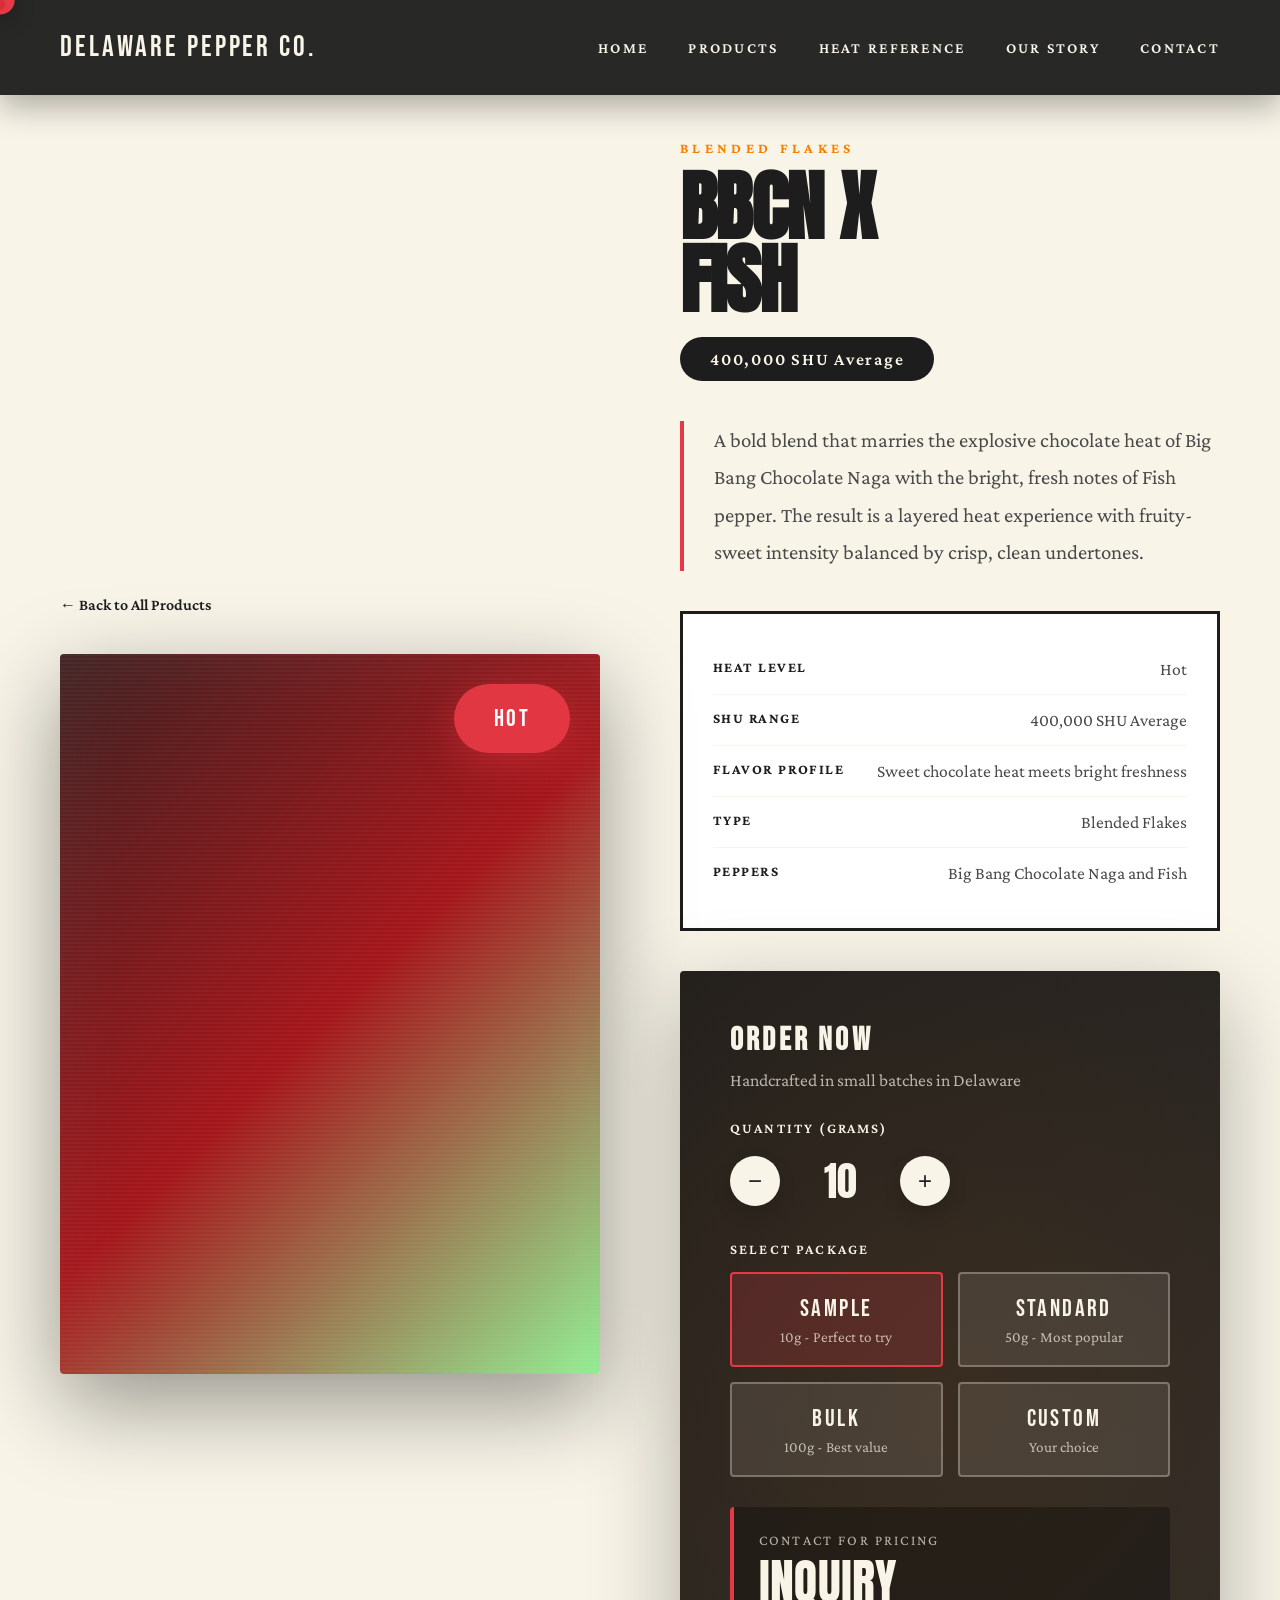
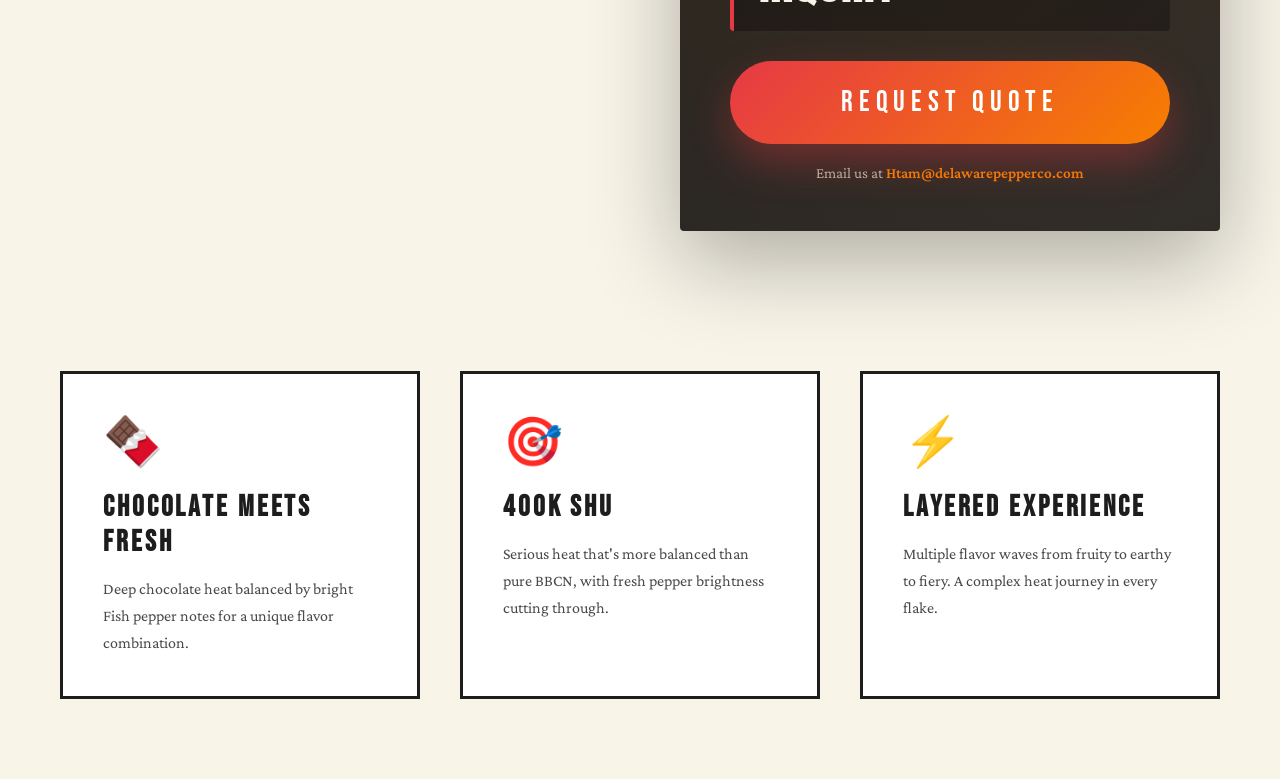
<file: product-bbcn-fish-blend.html>
<!DOCTYPE html>
<html lang="en">
<head>
    <meta charset="UTF-8">
    <meta name="viewport" content="width=device-width, initial-scale=1.0">
    <title>BBCN x Fish - Delaware Pepper Co.</title>
    <meta name="description" content="BBCN x Fish blended pepper flakes. 400,000 SHU average. Sweet chocolate heat meets bright freshness. Hand-crafted in Delaware.">
    <link rel="icon" type="image/svg+xml" href="data:image/svg+xml;utf8,<svg xmlns='http://www.w3.org/2000/svg' viewBox='0 0 64 64'><path fill='%23E63946' d='M42 8c-6 2-10 7-11 14-9 2-16 10-15 20 1 12 12 18 23 15 10-2 19-12 19-24 0-11-6-20-16-25z'/><path fill='%23228B22' d='M38 6c1-4 4-6 9-6 2 6-1 10-6 12-3 2-5 4-7 7-1-5 0-9 4-13z'/></svg>">
    <link href="https://fonts.googleapis.com/css2?family=Bebas+Neue&family=Anton&family=Crimson+Pro:wght@400;600;700&display=swap" rel="stylesheet">
    <link rel="stylesheet" href="css/global.css">
    <link rel="stylesheet" href="css/product-detail.css">
</head>
<body data-product="BBCN x Fish">
    <a href="#main" class="skip-link">Skip to main content</a>
    <div id="custom-cursor"></div>
    <div class="nav-overlay"></div>

    <header>
        <nav>
            <div class="logo"><a href="index.html">DELAWARE PEPPER CO.</a></div>
            <button class="hamburger" aria-label="Toggle navigation menu" aria-expanded="false">
                <span></span>
                <span></span>
                <span></span>
            </button>
            <ul class="nav-links">
                <li><a href="index.html">Home</a></li>
                <li><a href="products.html">Products</a></li>
                <li><a href="heat-reference.html">Heat Reference</a></li>
                <li><a href="index.html#story">Our Story</a></li>
                <li><a href="mailto:Htam@delawarepepperco.com">Contact</a></li>
            </ul>
        </nav>
    </header>

    <main id="main">
        <section class="product-hero">
            <div class="product-image-section">
                <a href="products.html" class="back-link">← Back to All Products</a>
                <div class="product-image-main gradient-bbcn-fish">
                    <span class="heat-badge-large">HOT</span>
                </div>
            </div>

            <div class="product-info-section">
                <p class="product-category">Blended Flakes</p>
                <h1 class="product-title">BBCN x<br>Fish</h1>
                <span class="product-shu-display">400,000 SHU Average</span>

                <p class="product-description">A bold blend that marries the explosive chocolate heat of Big Bang Chocolate Naga with the bright, fresh notes of Fish pepper. The result is a layered heat experience with fruity-sweet intensity balanced by crisp, clean undertones.</p>

                <div class="product-specs">
                    <div class="spec-row">
                        <span class="spec-label">Heat Level</span>
                        <span class="spec-value">Hot</span>
                    </div>
                    <div class="spec-row">
                        <span class="spec-label">SHU Range</span>
                        <span class="spec-value">400,000 SHU Average</span>
                    </div>
                    <div class="spec-row">
                        <span class="spec-label">Flavor Profile</span>
                        <span class="spec-value">Sweet chocolate heat meets bright freshness</span>
                    </div>
                    <div class="spec-row">
                        <span class="spec-label">Type</span>
                        <span class="spec-value">Blended Flakes</span>
                    </div>
                    <div class="spec-row">
                        <span class="spec-label">Peppers</span>
                        <span class="spec-value">Big Bang Chocolate Naga and Fish</span>
                    </div>
                </div>

                <div class="checkout-section">
                    <div class="checkout-content">
                        <h3 class="checkout-title">Order Now</h3>
                        <p class="checkout-subtitle">Handcrafted in small batches in Delaware</p>

                        <div class="quantity-selector">
                            <label class="quantity-label">Quantity (Grams)</label>
                            <div class="quantity-controls">
                                <button class="quantity-btn" onclick="decreaseQuantity()" aria-label="Decrease quantity">−</button>
                                <span class="quantity-display" id="quantity">10</span>
                                <button class="quantity-btn" onclick="increaseQuantity()" aria-label="Increase quantity">+</button>
                            </div>
                        </div>

                        <div class="unit-selector">
                            <label class="quantity-label">Select Package</label>
                            <div class="unit-options">
                                <label class="unit-option active">
                                    <input type="radio" name="unit" value="sample" checked>
                                    <div class="unit-name">Sample</div>
                                    <div class="unit-price">10g - Perfect to try</div>
                                </label>
                                <label class="unit-option">
                                    <input type="radio" name="unit" value="standard">
                                    <div class="unit-name">Standard</div>
                                    <div class="unit-price">50g - Most popular</div>
                                </label>
                                <label class="unit-option">
                                    <input type="radio" name="unit" value="bulk">
                                    <div class="unit-name">Bulk</div>
                                    <div class="unit-price">100g - Best value</div>
                                </label>
                                <label class="unit-option">
                                    <input type="radio" name="unit" value="custom">
                                    <div class="unit-name">Custom</div>
                                    <div class="unit-price">Your choice</div>
                                </label>
                            </div>
                        </div>

                        <div class="price-display">
                            <div class="price-label">Contact for Pricing</div>
                            <div class="price-amount">INQUIRY</div>
                        </div>

                        <button class="checkout-btn" onclick="initiateCheckout()">Request Quote</button>

                        <p class="contact-note">
                            Email us at <a href="mailto:Htam@delawarepepperco.com">Htam@delawarepepperco.com</a>
                        </p>
                    </div>
                </div>
            </div>
        </section>

        <section class="details-section">
            <div class="details-grid">
                <div class="detail-card">
                    <div class="detail-icon" role="img" aria-label="chocolate">🍫</div>
                    <h3 class="detail-title">Chocolate Meets Fresh</h3>
                    <p class="detail-text">Deep chocolate heat balanced by bright Fish pepper notes for a unique flavor combination.</p>
                </div>
                <div class="detail-card">
                    <div class="detail-icon" role="img" aria-label="target">🎯</div>
                    <h3 class="detail-title">400k SHU</h3>
                    <p class="detail-text">Serious heat that's more balanced than pure BBCN, with fresh pepper brightness cutting through.</p>
                </div>
                <div class="detail-card">
                    <div class="detail-icon" role="img" aria-label="lightning">⚡</div>
                    <h3 class="detail-title">Layered Experience</h3>
                    <p class="detail-text">Multiple flavor waves from fruity to earthy to fiery. A complex heat journey in every flake.</p>
                </div>
            </div>
        </section>
    </main>

    <script src="js/global.js"></script>
    <script src="js/product-detail.js"></script>
</body>
</html>
</file>
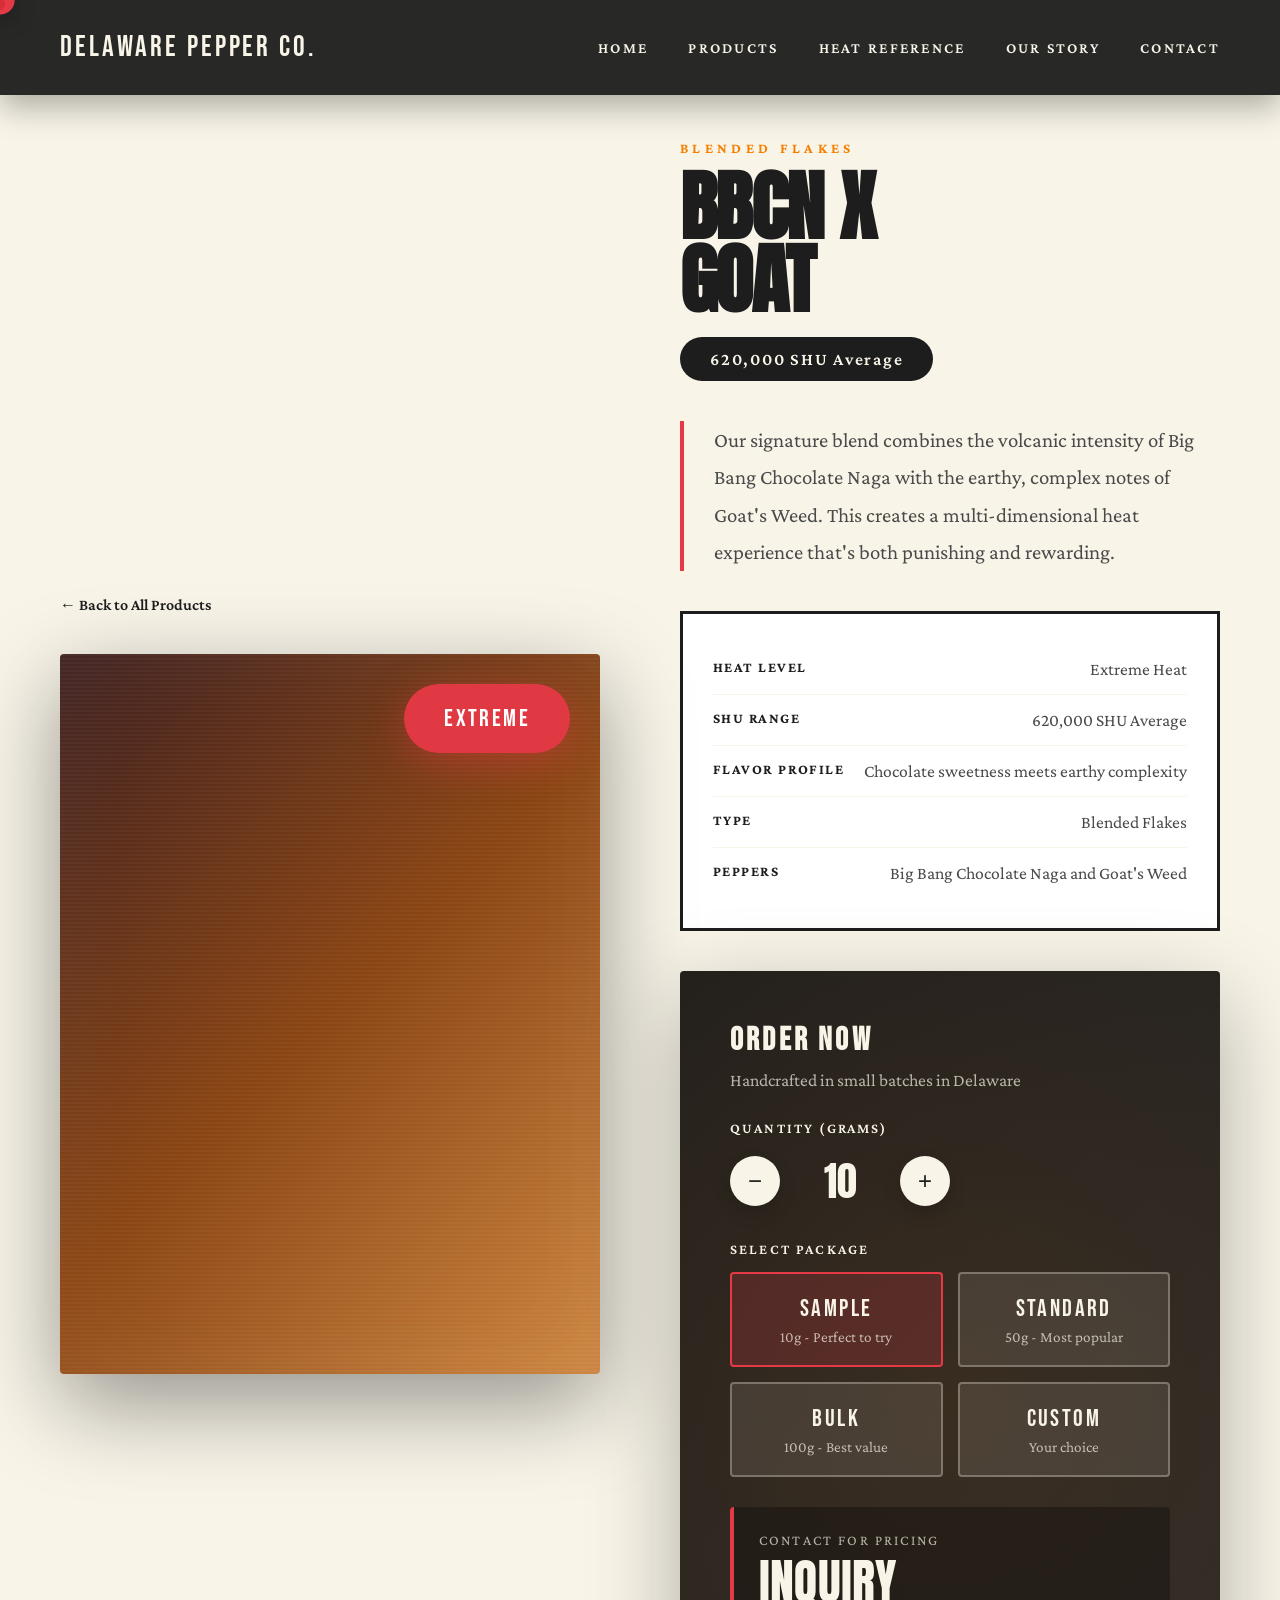
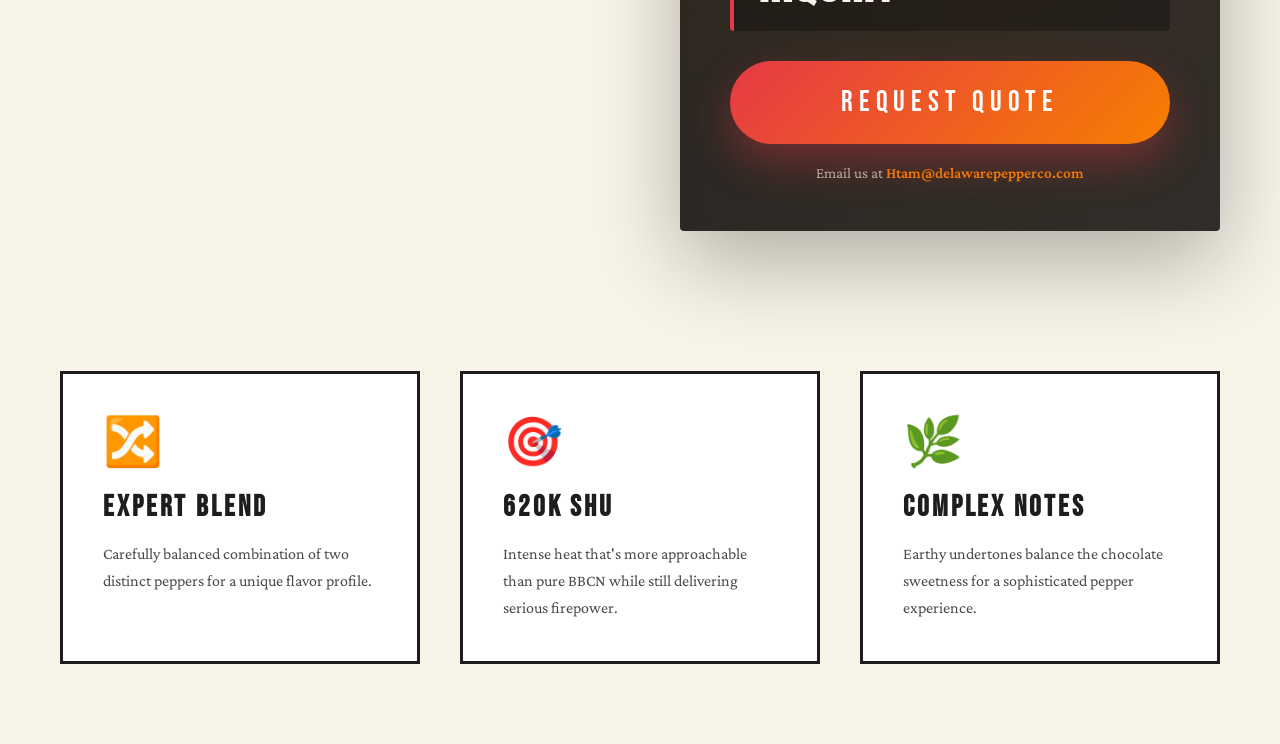
<file: product-bbcn-goat-blend.html>
<!DOCTYPE html>
<html lang="en">
<head>
    <meta charset="UTF-8">
    <meta name="viewport" content="width=device-width, initial-scale=1.0">
    <title>BBCN x Goat - Delaware Pepper Co.</title>
    <meta name="description" content="BBCN x Goat blended pepper flakes. 620,000 SHU average. Chocolate sweetness meets earthy complexity. Hand-crafted in Delaware.">
    <link rel="icon" type="image/svg+xml" href="data:image/svg+xml;utf8,<svg xmlns='http://www.w3.org/2000/svg' viewBox='0 0 64 64'><path fill='%23E63946' d='M42 8c-6 2-10 7-11 14-9 2-16 10-15 20 1 12 12 18 23 15 10-2 19-12 19-24 0-11-6-20-16-25z'/><path fill='%23228B22' d='M38 6c1-4 4-6 9-6 2 6-1 10-6 12-3 2-5 4-7 7-1-5 0-9 4-13z'/></svg>">
    <link href="https://fonts.googleapis.com/css2?family=Bebas+Neue&family=Anton&family=Crimson+Pro:wght@400;600;700&display=swap" rel="stylesheet">
    <link rel="stylesheet" href="css/global.css">
    <link rel="stylesheet" href="css/product-detail.css">
</head>
<body data-product="BBCN x Goat">
    <a href="#main" class="skip-link">Skip to main content</a>
    <div id="custom-cursor"></div>
    <div class="nav-overlay"></div>

    <header>
        <nav>
            <div class="logo"><a href="index.html">DELAWARE PEPPER CO.</a></div>
            <button class="hamburger" aria-label="Toggle navigation menu" aria-expanded="false">
                <span></span>
                <span></span>
                <span></span>
            </button>
            <ul class="nav-links">
                <li><a href="index.html">Home</a></li>
                <li><a href="products.html">Products</a></li>
                <li><a href="heat-reference.html">Heat Reference</a></li>
                <li><a href="index.html#story">Our Story</a></li>
                <li><a href="mailto:Htam@delawarepepperco.com">Contact</a></li>
            </ul>
        </nav>
    </header>

    <main id="main">
        <section class="product-hero">
            <div class="product-image-section">
                <a href="products.html" class="back-link">← Back to All Products</a>
                <div class="product-image-main gradient-bbcn-goat">
                    <span class="heat-badge-large">EXTREME</span>
                </div>
            </div>

            <div class="product-info-section">
                <p class="product-category">Blended Flakes</p>
                <h1 class="product-title">BBCN x<br>Goat</h1>
                <span class="product-shu-display">620,000 SHU Average</span>

                <p class="product-description">Our signature blend combines the volcanic intensity of Big Bang Chocolate Naga with the earthy, complex notes of Goat's Weed. This creates a multi-dimensional heat experience that's both punishing and rewarding.</p>

                <div class="product-specs">
                    <div class="spec-row">
                        <span class="spec-label">Heat Level</span>
                        <span class="spec-value">Extreme Heat</span>
                    </div>
                    <div class="spec-row">
                        <span class="spec-label">SHU Range</span>
                        <span class="spec-value">620,000 SHU Average</span>
                    </div>
                    <div class="spec-row">
                        <span class="spec-label">Flavor Profile</span>
                        <span class="spec-value">Chocolate sweetness meets earthy complexity</span>
                    </div>
                    <div class="spec-row">
                        <span class="spec-label">Type</span>
                        <span class="spec-value">Blended Flakes</span>
                    </div>
                    <div class="spec-row">
                        <span class="spec-label">Peppers</span>
                        <span class="spec-value">Big Bang Chocolate Naga and Goat's Weed</span>
                    </div>
                </div>

                <div class="checkout-section">
                    <div class="checkout-content">
                        <h3 class="checkout-title">Order Now</h3>
                        <p class="checkout-subtitle">Handcrafted in small batches in Delaware</p>

                        <div class="quantity-selector">
                            <label class="quantity-label">Quantity (Grams)</label>
                            <div class="quantity-controls">
                                <button class="quantity-btn" onclick="decreaseQuantity()" aria-label="Decrease quantity">−</button>
                                <span class="quantity-display" id="quantity">10</span>
                                <button class="quantity-btn" onclick="increaseQuantity()" aria-label="Increase quantity">+</button>
                            </div>
                        </div>

                        <div class="unit-selector">
                            <label class="quantity-label">Select Package</label>
                            <div class="unit-options">
                                <label class="unit-option active">
                                    <input type="radio" name="unit" value="sample" checked>
                                    <div class="unit-name">Sample</div>
                                    <div class="unit-price">10g - Perfect to try</div>
                                </label>
                                <label class="unit-option">
                                    <input type="radio" name="unit" value="standard">
                                    <div class="unit-name">Standard</div>
                                    <div class="unit-price">50g - Most popular</div>
                                </label>
                                <label class="unit-option">
                                    <input type="radio" name="unit" value="bulk">
                                    <div class="unit-name">Bulk</div>
                                    <div class="unit-price">100g - Best value</div>
                                </label>
                                <label class="unit-option">
                                    <input type="radio" name="unit" value="custom">
                                    <div class="unit-name">Custom</div>
                                    <div class="unit-price">Your choice</div>
                                </label>
                            </div>
                        </div>

                        <div class="price-display">
                            <div class="price-label">Contact for Pricing</div>
                            <div class="price-amount">INQUIRY</div>
                        </div>

                        <button class="checkout-btn" onclick="initiateCheckout()">Request Quote</button>

                        <p class="contact-note">
                            Email us at <a href="mailto:Htam@delawarepepperco.com">Htam@delawarepepperco.com</a>
                        </p>
                    </div>
                </div>
            </div>
        </section>

        <section class="details-section">
            <div class="details-grid">
                <div class="detail-card">
                    <div class="detail-icon" role="img" aria-label="blend">🔀</div>
                    <h3 class="detail-title">Expert Blend</h3>
                    <p class="detail-text">Carefully balanced combination of two distinct peppers for a unique flavor profile.</p>
                </div>
                <div class="detail-card">
                    <div class="detail-icon" role="img" aria-label="target">🎯</div>
                    <h3 class="detail-title">620k SHU</h3>
                    <p class="detail-text">Intense heat that's more approachable than pure BBCN while still delivering serious firepower.</p>
                </div>
                <div class="detail-card">
                    <div class="detail-icon" role="img" aria-label="herb">🌿</div>
                    <h3 class="detail-title">Complex Notes</h3>
                    <p class="detail-text">Earthy undertones balance the chocolate sweetness for a sophisticated pepper experience.</p>
                </div>
            </div>
        </section>
    </main>

    <script src="js/global.js"></script>
    <script src="js/product-detail.js"></script>
</body>
</html>
</file>
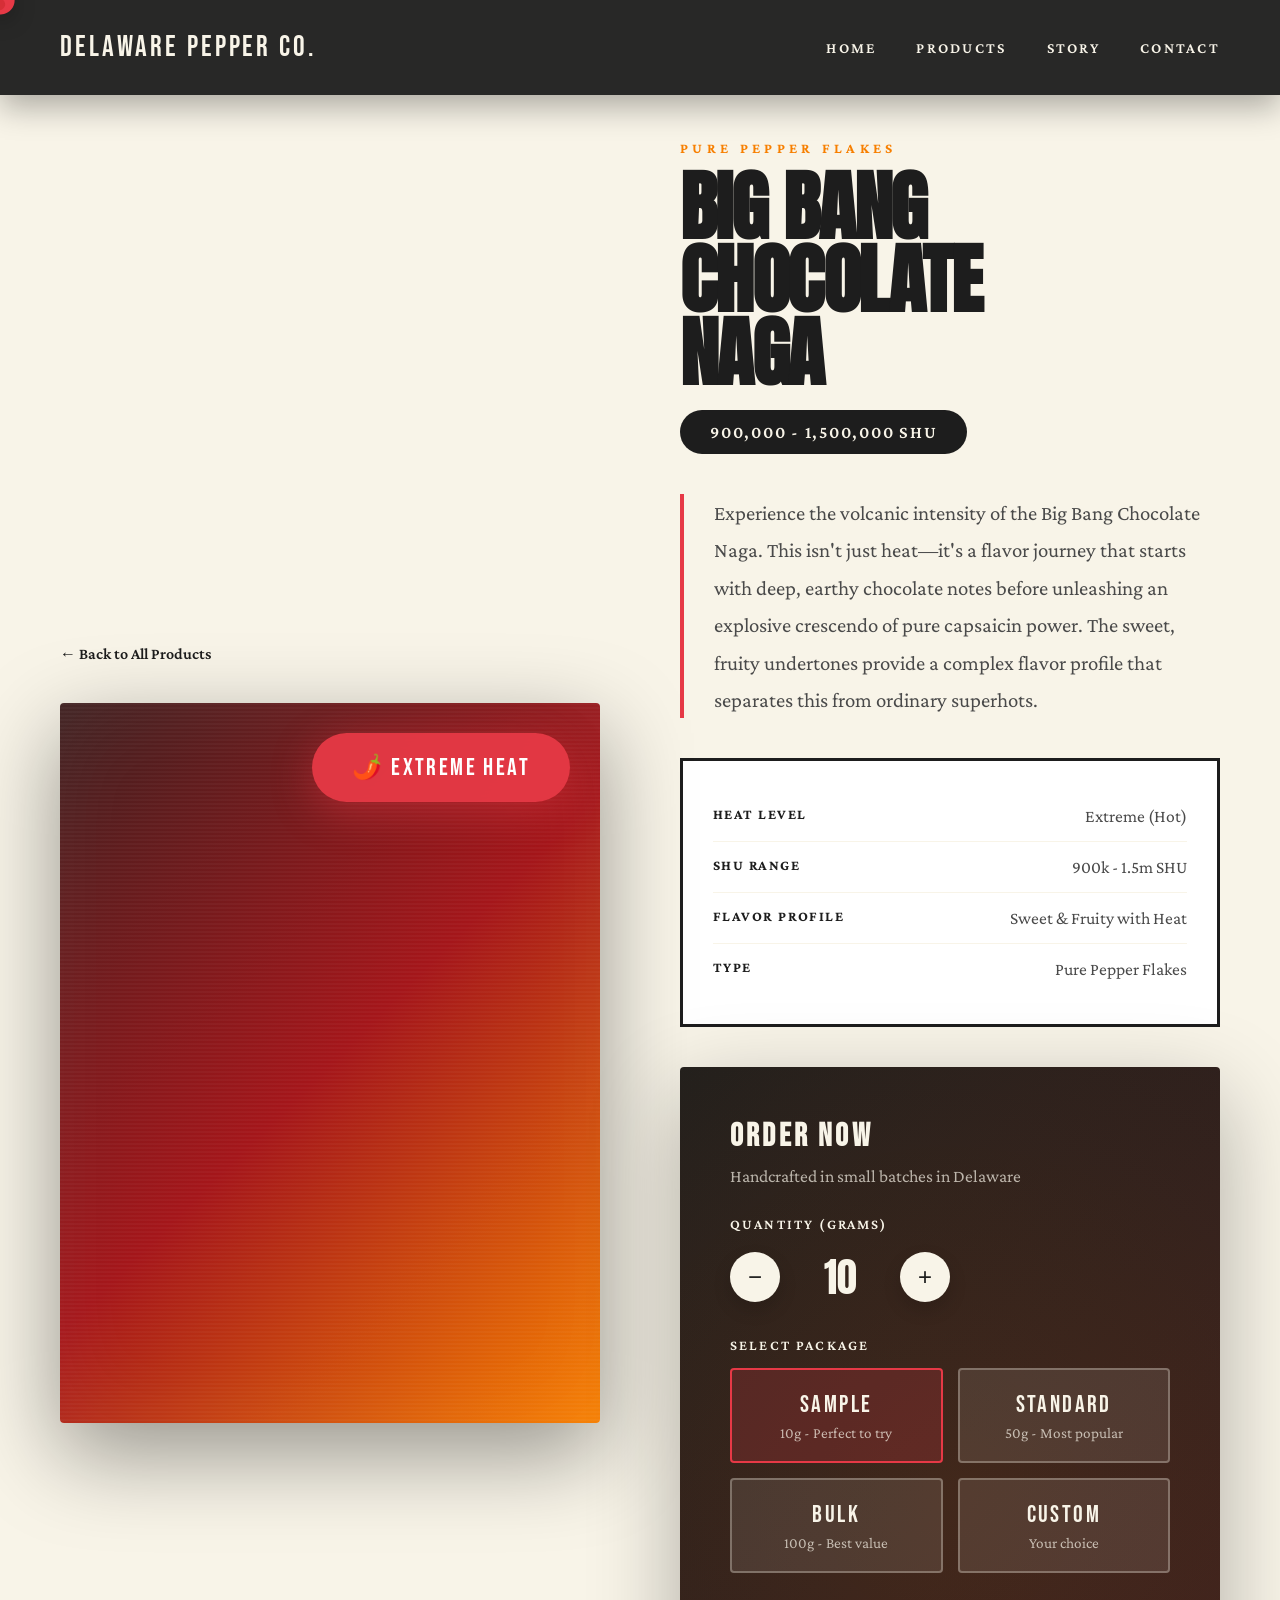
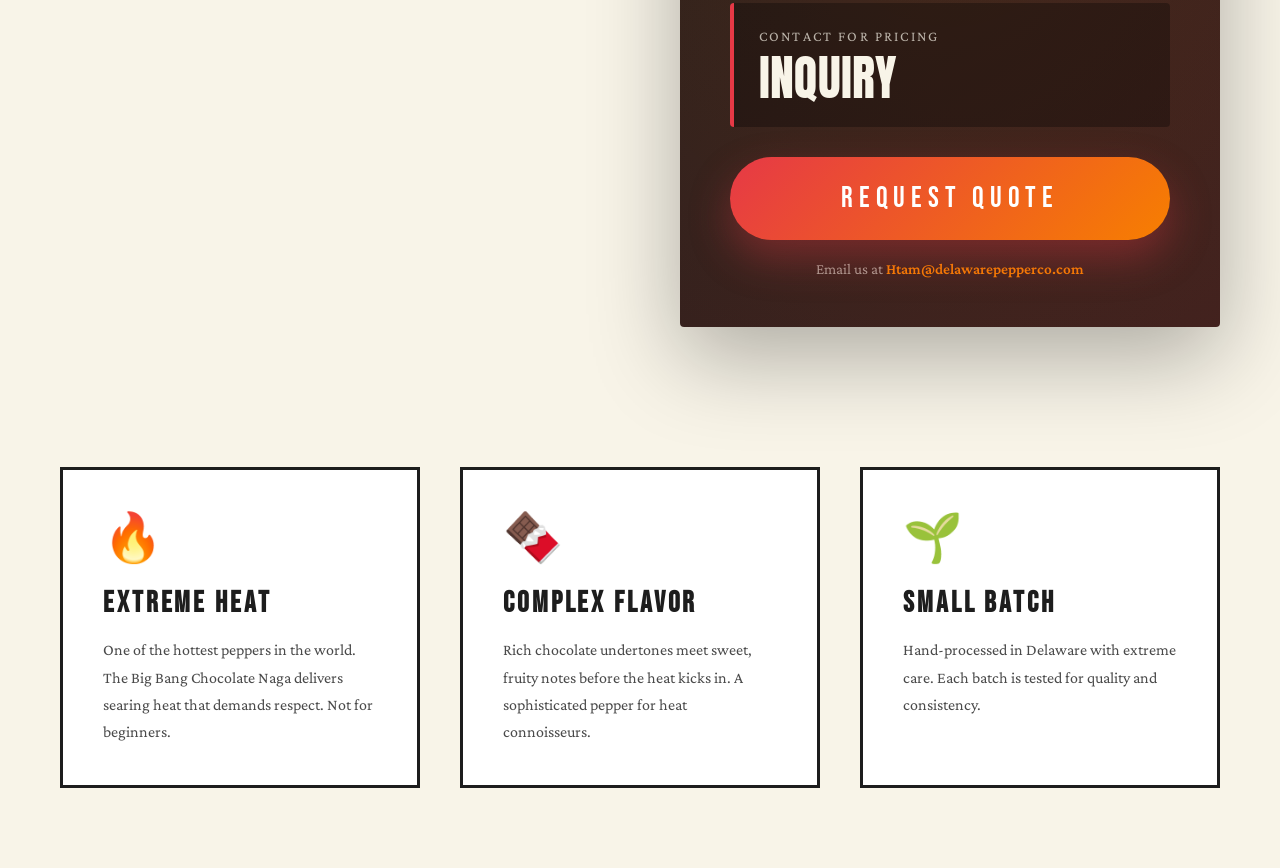
<file: product-big-bang-chocolate-naga.html>
<!DOCTYPE html>
<html lang="en">
<head>
    <meta charset="UTF-8">
    <meta name="viewport" content="width=device-width, initial-scale=1.0">
    <title>Big Bang Chocolate Naga - Delaware Pepper Co.</title>
    <link href="https://fonts.googleapis.com/css2?family=Bebas+Neue&family=Anton&family=Crimson+Pro:wght@400;600;700&display=swap" rel="stylesheet">
    <style>
        :root {
            --flame-red: #E63946;
            --deep-red: #A4161A;
            --burnt-orange: #F77F00;
            --cream: #F8F4E8;
            --charcoal: #1D1D1D;
            --smoke: #4A4A4A;
            --chocolate: #3D1F1F;
        }

        * {
            margin: 0;
            padding: 0;
            box-sizing: border-box;
        }

        html {
            scroll-behavior: smooth;
        }

        ::selection {
            background: rgba(230, 57, 70, 0.25);
            color: var(--charcoal);
        }

        a:focus-visible,
        button:focus-visible,
        input:focus-visible,
        textarea:focus-visible {
            outline: 2px dashed var(--burnt-orange);
            outline-offset: 4px;
        }


        body {
            font-family: 'Crimson Pro', serif;
            background: var(--cream);
            color: var(--charcoal);
            overflow-x: hidden;
        }

        /* Custom Cursor */
        body {
            cursor: none;
        }

        
        #custom-cursor {
            width: 36px;
            height: 36px;
            position: fixed;
            pointer-events: none;
            z-index: 9999;
            background-image: url("data:image/svg+xml;utf8,<svg xmlns='http://www.w3.org/2000/svg' viewBox='0 0 64 64'><path fill='%23E63946' d='M42 8c-6 2-10 7-11 14-9 2-16 10-15 20 1 12 12 18 23 15 10-2 19-12 19-24 0-11-6-20-16-25z'/><path fill='%23228B22' d='M38 6c1-4 4-6 9-6 2 6-1 10-6 12-3 2-5 4-7 7-1-5 0-9 4-13z'/><path fill='%23B71C1C' d='M24 32c-4 2-6 6-5 10 1 6 7 9 13 8 5-1 10-6 9-12-1-6-6-9-12-8z' opacity='0.35'/></svg>");
            background-size: contain;
            background-repeat: no-repeat;
            transform: translate(-50%, -50%);
            transition: transform 0.12s ease, filter 0.2s ease, opacity 0.2s ease;
            filter: drop-shadow(0 6px 10px rgba(0,0,0,0.25));
        }

        #custom-cursor.hover {
            transform: translate(-50%, -50%) scale(1.2) rotate(-12deg);
            filter: drop-shadow(0 8px 16px rgba(230, 57, 70, 0.45));
        }

        /* Navigation */
        nav {
            position: fixed;
            top: 0;
            width: 100%;
            z-index: 1000;
            padding: 30px 60px;
            display: flex;
            justify-content: space-between;
            align-items: center;
            background: rgba(29, 29, 29, 0.95);
            backdrop-filter: blur(10px);
            box-shadow: 0 12px 30px rgba(0,0,0,0.3);
        }

        .logo {
            font-family: 'Bebas Neue', sans-serif;
            font-size: 1.8rem;
            color: var(--cream);
            letter-spacing: 0.1em;
        }

        .nav-links {
            display: flex;
            gap: 40px;
            list-style: none;
        }

        .nav-links a {
            color: var(--cream);
            text-decoration: none;
            font-size: 0.95rem;
            letter-spacing: 0.15em;
            text-transform: uppercase;
            font-weight: 600;
            position: relative;
            transition: color 0.3s ease;
        }

        .nav-links a::after {
            content: '';
            position: absolute;
            bottom: -5px;
            left: 0;
            width: 0;
            height: 2px;
            background: var(--flame-red);
            transition: width 0.3s ease;
        }

        .nav-links a:hover::after {
            width: 100%;
        }

        /* Product Hero */
        .product-hero {
            min-height: 100vh;
            display: grid;
            grid-template-columns: 1fr 1fr;
            padding: 140px 60px 60px;
            gap: 80px;
            max-width: 1600px;
            margin: 0 auto;
            align-items: center;
        }

        .product-image-section {
            position: relative;
            animation: fadeInLeft 1s ease-out;
        }

        @keyframes fadeInLeft {
            from {
                opacity: 0;
                transform: translateX(-40px);
            }
            to {
                opacity: 1;
                transform: translateX(0);
            }
        }

        .product-image-main {
            width: 100%;
            aspect-ratio: 3/4;
            background: linear-gradient(135deg, var(--chocolate) 0%, var(--deep-red) 50%, var(--burnt-orange) 100%);
            border-radius: 4px;
            position: relative;
            overflow: hidden;
            box-shadow: 
                0 30px 90px rgba(0,0,0,0.4),
                inset 0 0 100px rgba(255,255,255,0.05);
        }

        .product-image-main::before {
            content: '';
            position: absolute;
            top: 0;
            left: 0;
            right: 0;
            bottom: 0;
            background: 
                repeating-linear-gradient(
                    0deg,
                    transparent,
                    transparent 2px,
                    rgba(255,255,255,0.03) 2px,
                    rgba(255,255,255,0.03) 4px
                );
            animation: grain 8s steps(10) infinite;
        }

        @keyframes grain {
            0%, 100% { transform: translate(0, 0); }
            50% { transform: translate(-10%, 10%); }
        }

        .heat-badge-large {
            position: absolute;
            top: 30px;
            right: 30px;
            background: rgba(230, 57, 70, 0.95);
            backdrop-filter: blur(10px);
            box-shadow: 0 12px 30px rgba(0,0,0,0.3);
            padding: 20px 40px;
            border-radius: 50px;
            color: white;
            font-family: 'Bebas Neue', sans-serif;
            font-size: 1.5rem;
            letter-spacing: 0.1em;
            box-shadow: 0 10px 40px rgba(230, 57, 70, 0.4);
            animation: pulse 2s infinite;
        }

        @keyframes pulse {
            0%, 100% { transform: scale(1); }
            50% { transform: scale(1.05); }
        }

        /* Product Info Section */
        .product-info-section {
            animation: fadeInRight 1s ease-out;
        }

        @keyframes fadeInRight {
            from {
                opacity: 0;
                transform: translateX(40px);
            }
            to {
                opacity: 1;
                transform: translateX(0);
            }
        }

        .product-category {
            font-size: 0.9rem;
            text-transform: uppercase;
            letter-spacing: 0.3em;
            color: var(--burnt-orange);
            font-weight: 700;
            margin-bottom: 15px;
        }

        .product-title {
            font-family: 'Anton', sans-serif;
            font-size: clamp(3rem, 6vw, 5rem);
            color: var(--charcoal);
            line-height: 0.95;
            margin-bottom: 20px;
            text-transform: uppercase;
            letter-spacing: -0.02em;
        }

        .product-shu-display {
            display: inline-block;
            background: var(--charcoal);
            color: var(--cream);
            padding: 12px 30px;
            border-radius: 30px;
            font-size: 1.1rem;
            font-weight: 600;
            margin-bottom: 40px;
            letter-spacing: 0.1em;
        }

        .product-description {
            font-size: 1.3rem;
            line-height: 1.8;
            color: var(--smoke);
            margin-bottom: 40px;
            border-left: 4px solid var(--flame-red);
            padding-left: 30px;
        }

        .product-specs {
            background: white;
            border: 3px solid var(--charcoal);
            padding: 30px;
            margin-bottom: 40px;
        }

        .spec-row {
            display: flex;
            justify-content: space-between;
            padding: 15px 0;
            border-bottom: 1px solid var(--cream);
        }

        .spec-row:last-child {
            border-bottom: none;
        }

        .spec-label {
            font-weight: 700;
            text-transform: uppercase;
            font-size: 0.9rem;
            letter-spacing: 0.1em;
        }

        .spec-value {
            color: var(--smoke);
            font-size: 1.1rem;
        }

        /* Checkout Section */
        .checkout-section {
            background: linear-gradient(135deg, var(--charcoal) 0%, var(--chocolate) 100%);
            padding: 50px;
            border-radius: 4px;
            box-shadow: 0 30px 90px rgba(0,0,0,0.3);
            position: relative;
            overflow: hidden;
        }

        .checkout-section::before {
            content: '';
            position: absolute;
            top: -50%;
            right: -50%;
            width: 200%;
            height: 200%;
            background: radial-gradient(circle, rgba(247, 127, 0, 0.1) 0%, transparent 70%);
            animation: rotate 20s linear infinite;
        }

        @keyframes rotate {
            from { transform: rotate(0deg); }
            to { transform: rotate(360deg); }
        }

        .checkout-content {
            position: relative;
            z-index: 1;
        }

        .checkout-title {
            font-family: 'Bebas Neue', sans-serif;
            font-size: 2rem;
            color: var(--cream);
            margin-bottom: 10px;
            letter-spacing: 0.1em;
        }

        .checkout-subtitle {
            color: rgba(248, 244, 232, 0.7);
            margin-bottom: 30px;
            font-size: 1.1rem;
        }

        .quantity-selector {
            margin-bottom: 30px;
        }

        .quantity-label {
            color: var(--cream);
            font-weight: 600;
            text-transform: uppercase;
            font-size: 0.9rem;
            letter-spacing: 0.15em;
            margin-bottom: 15px;
            display: block;
        }

        .quantity-controls {
            display: flex;
            align-items: center;
            gap: 20px;
        }

        .quantity-btn {
            width: 50px;
            height: 50px;
            background: var(--cream);
            border: none;
            border-radius: 50%;
            font-size: 1.5rem;
            color: var(--charcoal);
            cursor: pointer;
            transition: transform 0.2s ease, box-shadow 0.2s ease, background 0.3s ease;
            box-shadow: 0 8px 18px rgba(0,0,0,0.15);
        }

        .quantity-btn:hover {
            background: var(--flame-red);
            color: white;
            transform: translateY(-2px);
            box-shadow: 0 12px 24px rgba(0,0,0,0.2);
        }

        .quantity-display {
            font-family: 'Anton', sans-serif;
            font-size: 2.5rem;
            color: var(--cream);
            min-width: 80px;
            text-align: center;
        }

        .unit-selector {
            margin-bottom: 30px;
        }

        .unit-options {
            display: grid;
            grid-template-columns: 1fr 1fr;
            gap: 15px;
        }

        .unit-option {
            background: rgba(248, 244, 232, 0.1);
            border: 2px solid rgba(248, 244, 232, 0.3);
            padding: 20px;
            border-radius: 4px;
            cursor: pointer;
            transition: all 0.3s ease;
            text-align: center;
        }

        .unit-option:hover {
            border-color: var(--burnt-orange);
            background: rgba(247, 127, 0, 0.2);
        }

        .unit-option.active {
            border-color: var(--flame-red);
            background: rgba(230, 57, 70, 0.2);
        }

        .unit-option input[type="radio"] {
            display: none;
        }

        .unit-name {
            font-family: 'Bebas Neue', sans-serif;
            font-size: 1.5rem;
            color: var(--cream);
            margin-bottom: 5px;
            letter-spacing: 0.1em;
        }

        .unit-price {
            color: rgba(248, 244, 232, 0.7);
            font-size: 0.95rem;
        }

        .price-display {
            background: rgba(0, 0, 0, 0.3);
            padding: 25px;
            border-radius: 4px;
            margin-bottom: 30px;
            border-left: 4px solid var(--flame-red);
        }

        .price-label {
            color: rgba(248, 244, 232, 0.7);
            font-size: 0.9rem;
            text-transform: uppercase;
            letter-spacing: 0.15em;
            margin-bottom: 10px;
        }

        .price-amount {
            font-family: 'Anton', sans-serif;
            font-size: 3rem;
            color: var(--cream);
            line-height: 1;
        }

        .checkout-btn {
            width: 100%;
            padding: 24px;
            background: linear-gradient(135deg, var(--flame-red), var(--burnt-orange));
            color: white;
            border: none;
            font-family: 'Bebas Neue', sans-serif;
            font-size: 1.8rem;
            letter-spacing: 0.2em;
            cursor: pointer;
            transition: transform 0.3s ease, box-shadow 0.3s ease;
            position: relative;
            overflow: hidden;
            border-radius: 999px;
            box-shadow: 0 18px 40px rgba(230, 57, 70, 0.35);
        }

        .checkout-btn::before {
            content: '';
            position: absolute;
            top: 0;
            left: -100%;
            width: 100%;
            height: 100%;
            background: linear-gradient(90deg, transparent, rgba(255,255,255,0.3), transparent);
            transition: left 0.5s ease;
        }

        .checkout-btn:hover::before {
            left: 100%;
        }

        .checkout-btn:hover {
            transform: translateY(-2px);
            box-shadow: 0 24px 50px rgba(230, 57, 70, 0.45);
        }

        .contact-note {
            text-align: center;
            margin-top: 20px;
            color: rgba(248, 244, 232, 0.6);
            font-size: 0.95rem;
        }

        .contact-note a {
            color: var(--burnt-orange);
            text-decoration: none;
            font-weight: 600;
        }

        .contact-note a:hover {
            color: var(--flame-red);
        }

        /* Details Section */
        .details-section {
            max-width: 1600px;
            margin: 0 auto;
            padding: 80px 60px;
        }

        .details-grid {
            display: grid;
            grid-template-columns: repeat(auto-fit, minmax(300px, 1fr));
            gap: 40px;
        }

        .detail-card {
            background: white;
            border: 3px solid var(--charcoal);
            padding: 40px;
            transition: transform 0.3s ease;
        }

        .detail-card:hover {
            transform: translateY(-5px);
            box-shadow: 0 15px 50px rgba(0,0,0,0.15);
        }

        .detail-icon {
            font-size: 3rem;
            margin-bottom: 20px;
        }

        .detail-title {
            font-family: 'Bebas Neue', sans-serif;
            font-size: 1.8rem;
            margin-bottom: 15px;
            letter-spacing: 0.1em;
        }

        .detail-text {
            color: var(--smoke);
            line-height: 1.7;
        }

        /* Back Link */
        .back-link {
            display: inline-flex;
            align-items: center;
            gap: 10px;
            color: var(--charcoal);
            text-decoration: none;
            font-weight: 600;
            margin-bottom: 40px;
            transition: all 0.3s ease;
        }

        .back-link:hover {
            color: var(--flame-red);
            transform: translateX(-5px);
        }

        /* Responsive */
        @media (max-width: 968px) {
            .product-hero {
                grid-template-columns: 1fr;
                padding: 120px 30px 60px;
            }

            nav {
                padding: 20px 30px;
            }

            .nav-links {
                gap: 20px;
                font-size: 0.85rem;
            }

            .details-section {
                padding: 60px 30px;
            }

            body {
                cursor: auto;
            }

            #custom-cursor {
                display: none;
            }
        }
    </style>
</head>
<body>
    <div id="custom-cursor"></div>

    <nav>
        <div class="logo">DELAWARE PEPPER CO.</div>
        <ul class="nav-links">
            <li><a href="index.html">Home</a></li>
            <li><a href="products.html">Products</a></li>
            <li><a href="index.html#story">Story</a></li>
            <li><a href="#contact">Contact</a></li>
        </ul>
    </nav>

    <section class="product-hero">
        <div class="product-image-section">
            <a href="products.html" class="back-link">← Back to All Products</a>
            <div class="product-image-main">
                <span class="heat-badge-large">🌶️ EXTREME HEAT</span>
            </div>
        </div>

        <div class="product-info-section">
            <p class="product-category">Pure Pepper Flakes</p>
            <h1 class="product-title">Big Bang<br>Chocolate<br>Naga</h1>
            <span class="product-shu-display">900,000 - 1,500,000 SHU</span>
            
            <p class="product-description">
                Experience the volcanic intensity of the Big Bang Chocolate Naga. This isn't just heat—it's a flavor journey that starts with deep, earthy chocolate notes before unleashing an explosive crescendo of pure capsaicin power. The sweet, fruity undertones provide a complex flavor profile that separates this from ordinary superhots.
            </p>

            <div class="product-specs">
                <div class="spec-row">
                    <span class="spec-label">Heat Level</span>
                    <span class="spec-value">Extreme (Hot)</span>
                </div>
                <div class="spec-row">
                    <span class="spec-label">SHU Range</span>
                    <span class="spec-value">900k - 1.5m SHU</span>
                </div>
                <div class="spec-row">
                    <span class="spec-label">Flavor Profile</span>
                    <span class="spec-value">Sweet & Fruity with Heat</span>
                </div>
                <div class="spec-row">
                    <span class="spec-label">Type</span>
                    <span class="spec-value">Pure Pepper Flakes</span>
                </div>
            </div>

            <div class="checkout-section">
                <div class="checkout-content">
                    <h3 class="checkout-title">Order Now</h3>
                    <p class="checkout-subtitle">Handcrafted in small batches in Delaware</p>

                    <div class="quantity-selector">
                        <label class="quantity-label">Quantity (Grams)</label>
                        <div class="quantity-controls">
                            <button class="quantity-btn" onclick="decreaseQuantity()">−</button>
                            <span class="quantity-display" id="quantity">10</span>
                            <button class="quantity-btn" onclick="increaseQuantity()">+</button>
                        </div>
                    </div>

                    <div class="unit-selector">
                        <label class="quantity-label">Select Package</label>
                        <div class="unit-options">
                            <label class="unit-option active">
                                <input type="radio" name="unit" value="sample" checked>
                                <div class="unit-name">Sample</div>
                                <div class="unit-price">10g - Perfect to try</div>
                            </label>
                            <label class="unit-option">
                                <input type="radio" name="unit" value="standard">
                                <div class="unit-name">Standard</div>
                                <div class="unit-price">50g - Most popular</div>
                            </label>
                            <label class="unit-option">
                                <input type="radio" name="unit" value="bulk">
                                <div class="unit-name">Bulk</div>
                                <div class="unit-price">100g - Best value</div>
                            </label>
                            <label class="unit-option">
                                <input type="radio" name="unit" value="custom">
                                <div class="unit-name">Custom</div>
                                <div class="unit-price">Your choice</div>
                            </label>
                        </div>
                    </div>

                    <div class="price-display">
                        <div class="price-label">Contact for Pricing</div>
                        <div class="price-amount">INQUIRY</div>
                    </div>

                    <button class="checkout-btn" onclick="initiateCheckout()">Request Quote</button>
                    
                    <p class="contact-note">
                        Email us at <a href="mailto:Htam@delawarepepperco.com">Htam@delawarepepperco.com</a>
                    </p>
                </div>
            </div>
        </div>
    </section>

    <section class="details-section">
        <div class="details-grid">
            <div class="detail-card">
                <div class="detail-icon">🔥</div>
                <h3 class="detail-title">Extreme Heat</h3>
                <p class="detail-text">One of the hottest peppers in the world. The Big Bang Chocolate Naga delivers searing heat that demands respect. Not for beginners.</p>
            </div>
            <div class="detail-card">
                <div class="detail-icon">🍫</div>
                <h3 class="detail-title">Complex Flavor</h3>
                <p class="detail-text">Rich chocolate undertones meet sweet, fruity notes before the heat kicks in. A sophisticated pepper for heat connoisseurs.</p>
            </div>
            <div class="detail-card">
                <div class="detail-icon">🌱</div>
                <h3 class="detail-title">Small Batch</h3>
                <p class="detail-text">Hand-processed in Delaware with extreme care. Each batch is tested for quality and consistency.</p>
            </div>
        </div>
    </section>

    <script>
        // Custom Cursor
        const cursor = document.getElementById('custom-cursor');
        const links = document.querySelectorAll('a, button, label');

        document.addEventListener('mousemove', (e) => {
            cursor.style.left = e.clientX + 'px';
            cursor.style.top = e.clientY + 'px';
        });

        links.forEach(link => {
            link.addEventListener('mouseenter', () => cursor.classList.add('hover'));
            link.addEventListener('mouseleave', () => cursor.classList.remove('hover'));
        });

        // Quantity Controls
        function increaseQuantity() {
            const quantityEl = document.getElementById('quantity');
            let current = parseInt(quantityEl.textContent);
            quantityEl.textContent = current + 5;
        }

        function decreaseQuantity() {
            const quantityEl = document.getElementById('quantity');
            let current = parseInt(quantityEl.textContent);
            if (current > 5) {
                quantityEl.textContent = current - 5;
            }
        }

        // Unit Selection
        document.querySelectorAll('.unit-option').forEach(option => {
            option.addEventListener('click', function() {
                document.querySelectorAll('.unit-option').forEach(opt => opt.classList.remove('active'));
                this.classList.add('active');
                this.querySelector('input[type="radio"]').checked = true;
                
                // Update quantity based on selection
                const value = this.querySelector('input').value;
                const quantityEl = document.getElementById('quantity');
                if (value === 'sample') quantityEl.textContent = '10';
                else if (value === 'standard') quantityEl.textContent = '50';
                else if (value === 'bulk') quantityEl.textContent = '100';
            });
        });

        // Checkout
        function initiateCheckout() {
            const quantity = document.getElementById('quantity').textContent;
            const unit = document.querySelector('.unit-option.active .unit-name').textContent;
            const subject = encodeURIComponent('Big Bang Chocolate Naga - Order Inquiry');
            const body = encodeURIComponent(`Hi Delaware Pepper Co,

I'm interested in ordering Big Bang Chocolate Naga pepper flakes.

Details:
- Product: Big Bang Chocolate Naga
- Package: ${unit}
- Quantity: ${quantity}g

Please send me pricing and availability information.

Thank you!`);
            
            window.location.href = `mailto:Htam@delawarepepperco.com?subject=${subject}&body=${body}`;
        }
    </script>
</body>
</html>
</file>
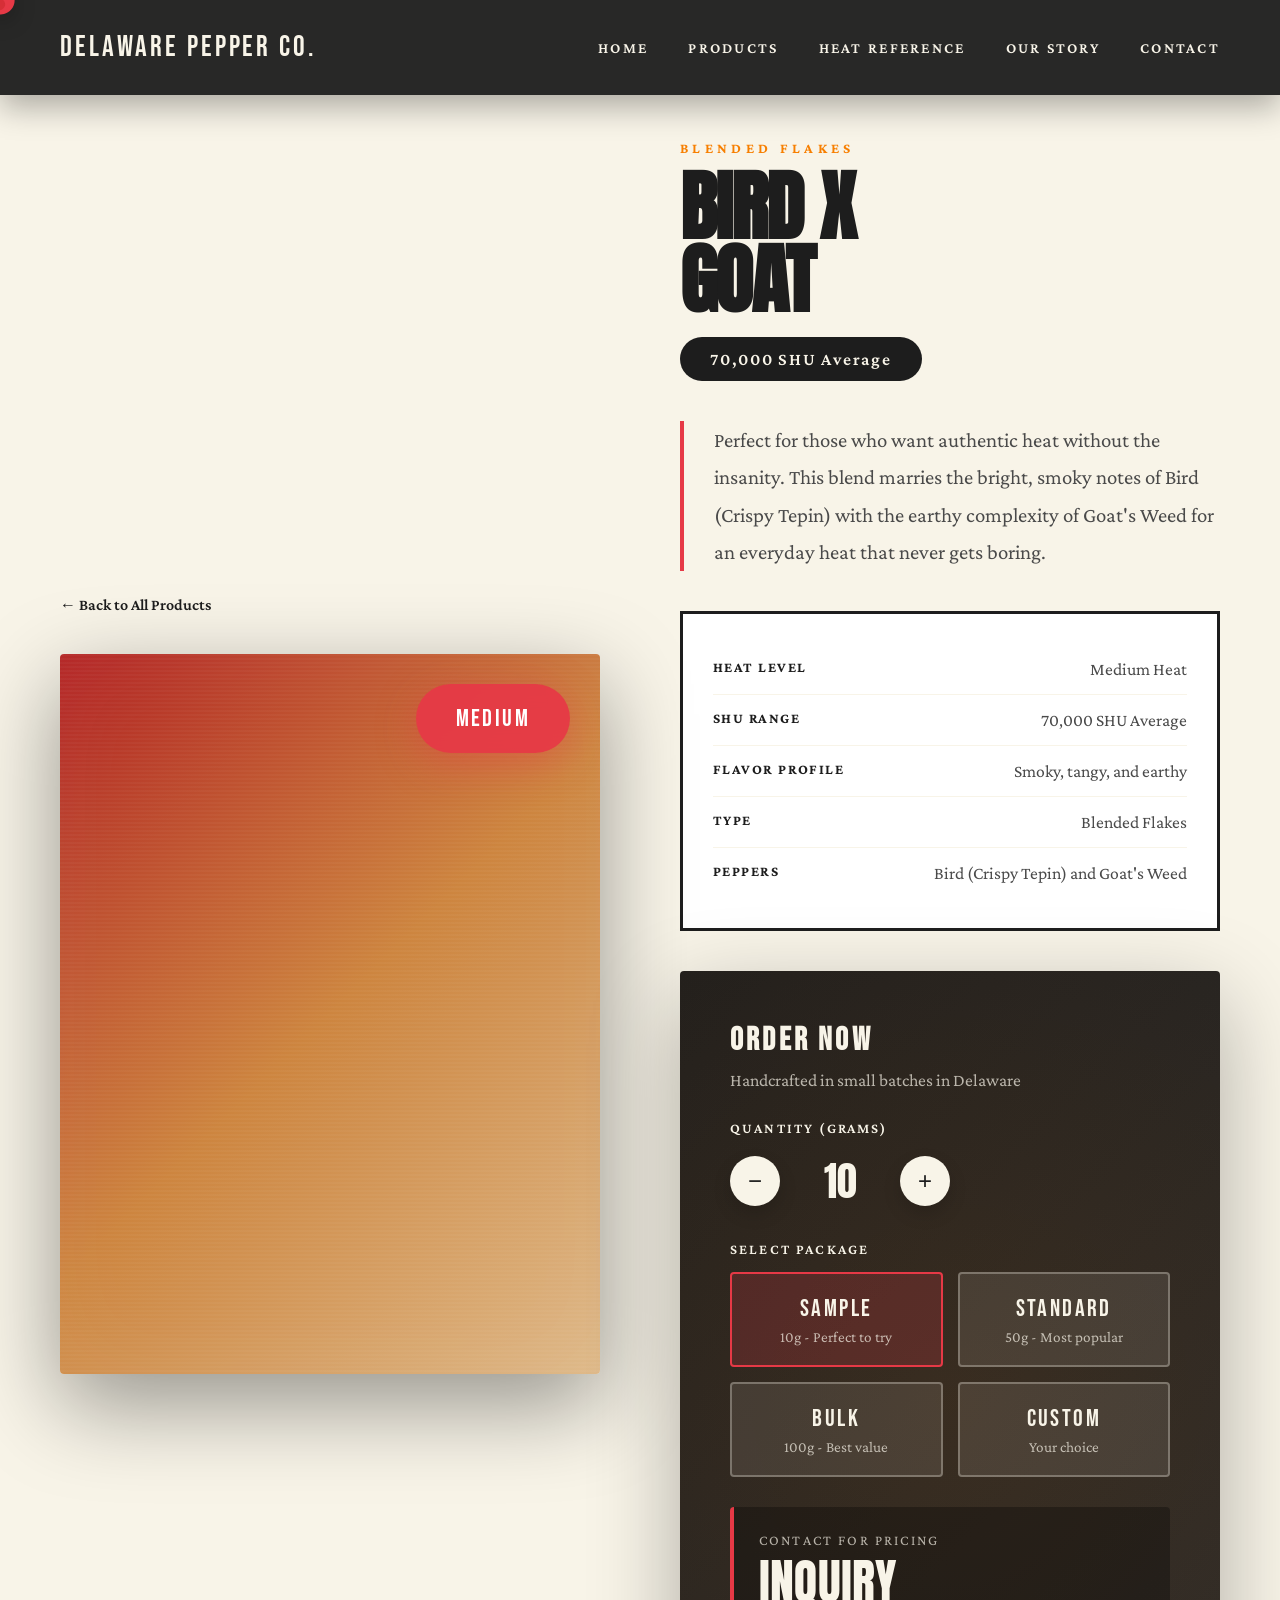
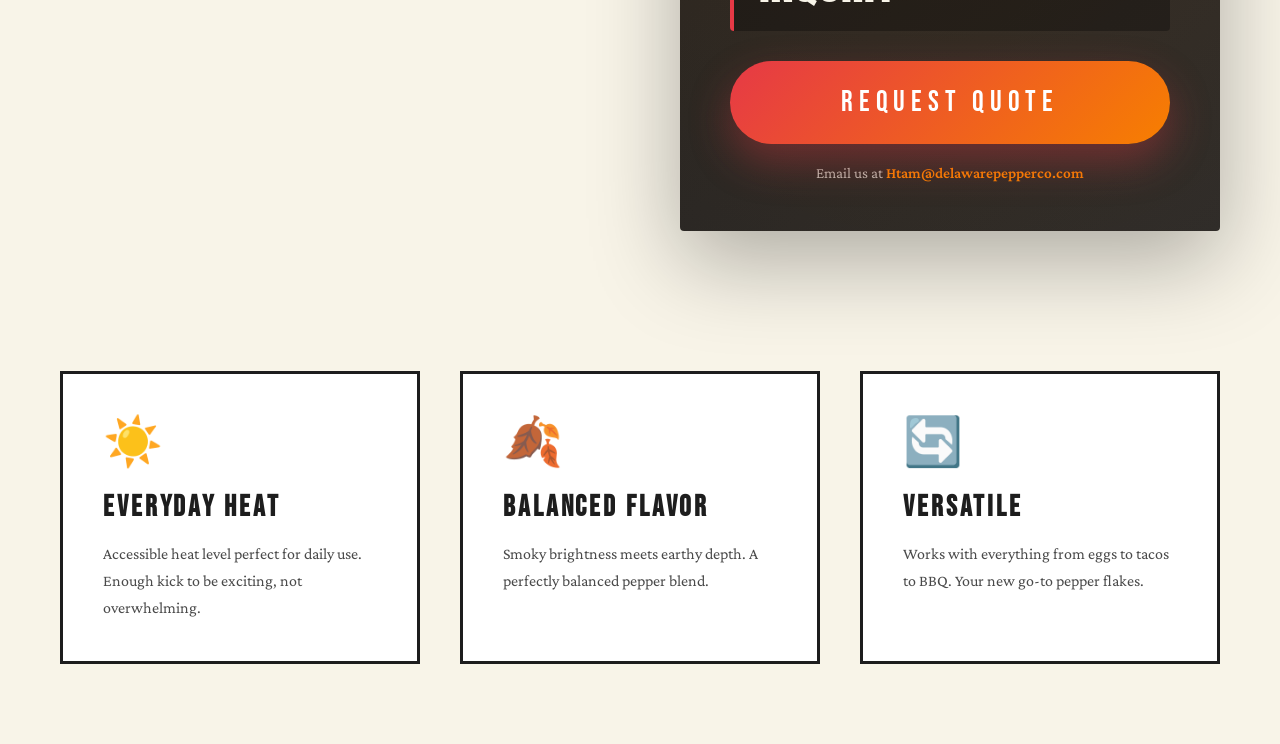
<file: product-bird-goat-blend.html>
<!DOCTYPE html>
<html lang="en">
<head>
    <meta charset="UTF-8">
    <meta name="viewport" content="width=device-width, initial-scale=1.0">
    <title>Bird x Goat - Delaware Pepper Co.</title>
    <meta name="description" content="Bird x Goat blended pepper flakes. 70,000 SHU average. Smoky, tangy, and earthy everyday heat. Hand-crafted in Delaware.">
    <link rel="icon" type="image/svg+xml" href="data:image/svg+xml;utf8,<svg xmlns='http://www.w3.org/2000/svg' viewBox='0 0 64 64'><path fill='%23E63946' d='M42 8c-6 2-10 7-11 14-9 2-16 10-15 20 1 12 12 18 23 15 10-2 19-12 19-24 0-11-6-20-16-25z'/><path fill='%23228B22' d='M38 6c1-4 4-6 9-6 2 6-1 10-6 12-3 2-5 4-7 7-1-5 0-9 4-13z'/></svg>">
    <link href="https://fonts.googleapis.com/css2?family=Bebas+Neue&family=Anton&family=Crimson+Pro:wght@400;600;700&display=swap" rel="stylesheet">
    <link rel="stylesheet" href="css/global.css">
    <link rel="stylesheet" href="css/product-detail.css">
</head>
<body data-product="Bird x Goat">
    <a href="#main" class="skip-link">Skip to main content</a>
    <div id="custom-cursor"></div>
    <div class="nav-overlay"></div>

    <header>
        <nav>
            <div class="logo"><a href="index.html">DELAWARE PEPPER CO.</a></div>
            <button class="hamburger" aria-label="Toggle navigation menu" aria-expanded="false">
                <span></span>
                <span></span>
                <span></span>
            </button>
            <ul class="nav-links">
                <li><a href="index.html">Home</a></li>
                <li><a href="products.html">Products</a></li>
                <li><a href="heat-reference.html">Heat Reference</a></li>
                <li><a href="index.html#story">Our Story</a></li>
                <li><a href="mailto:Htam@delawarepepperco.com">Contact</a></li>
            </ul>
        </nav>
    </header>

    <main id="main">
        <section class="product-hero">
            <div class="product-image-section">
                <a href="products.html" class="back-link">← Back to All Products</a>
                <div class="product-image-main gradient-bird-goat">
                    <span class="heat-badge-large">MEDIUM</span>
                </div>
            </div>

            <div class="product-info-section">
                <p class="product-category">Blended Flakes</p>
                <h1 class="product-title">Bird x<br>Goat</h1>
                <span class="product-shu-display">70,000 SHU Average</span>

                <p class="product-description">Perfect for those who want authentic heat without the insanity. This blend marries the bright, smoky notes of Bird (Crispy Tepin) with the earthy complexity of Goat's Weed for an everyday heat that never gets boring.</p>

                <div class="product-specs">
                    <div class="spec-row">
                        <span class="spec-label">Heat Level</span>
                        <span class="spec-value">Medium Heat</span>
                    </div>
                    <div class="spec-row">
                        <span class="spec-label">SHU Range</span>
                        <span class="spec-value">70,000 SHU Average</span>
                    </div>
                    <div class="spec-row">
                        <span class="spec-label">Flavor Profile</span>
                        <span class="spec-value">Smoky, tangy, and earthy</span>
                    </div>
                    <div class="spec-row">
                        <span class="spec-label">Type</span>
                        <span class="spec-value">Blended Flakes</span>
                    </div>
                    <div class="spec-row">
                        <span class="spec-label">Peppers</span>
                        <span class="spec-value">Bird (Crispy Tepin) and Goat's Weed</span>
                    </div>
                </div>

                <div class="checkout-section">
                    <div class="checkout-content">
                        <h3 class="checkout-title">Order Now</h3>
                        <p class="checkout-subtitle">Handcrafted in small batches in Delaware</p>

                        <div class="quantity-selector">
                            <label class="quantity-label">Quantity (Grams)</label>
                            <div class="quantity-controls">
                                <button class="quantity-btn" onclick="decreaseQuantity()" aria-label="Decrease quantity">−</button>
                                <span class="quantity-display" id="quantity">10</span>
                                <button class="quantity-btn" onclick="increaseQuantity()" aria-label="Increase quantity">+</button>
                            </div>
                        </div>

                        <div class="unit-selector">
                            <label class="quantity-label">Select Package</label>
                            <div class="unit-options">
                                <label class="unit-option active">
                                    <input type="radio" name="unit" value="sample" checked>
                                    <div class="unit-name">Sample</div>
                                    <div class="unit-price">10g - Perfect to try</div>
                                </label>
                                <label class="unit-option">
                                    <input type="radio" name="unit" value="standard">
                                    <div class="unit-name">Standard</div>
                                    <div class="unit-price">50g - Most popular</div>
                                </label>
                                <label class="unit-option">
                                    <input type="radio" name="unit" value="bulk">
                                    <div class="unit-name">Bulk</div>
                                    <div class="unit-price">100g - Best value</div>
                                </label>
                                <label class="unit-option">
                                    <input type="radio" name="unit" value="custom">
                                    <div class="unit-name">Custom</div>
                                    <div class="unit-price">Your choice</div>
                                </label>
                            </div>
                        </div>

                        <div class="price-display">
                            <div class="price-label">Contact for Pricing</div>
                            <div class="price-amount">INQUIRY</div>
                        </div>

                        <button class="checkout-btn" onclick="initiateCheckout()">Request Quote</button>

                        <p class="contact-note">
                            Email us at <a href="mailto:Htam@delawarepepperco.com">Htam@delawarepepperco.com</a>
                        </p>
                    </div>
                </div>
            </div>
        </section>

        <section class="details-section">
            <div class="details-grid">
                <div class="detail-card">
                    <div class="detail-icon" role="img" aria-label="sun">☀️</div>
                    <h3 class="detail-title">Everyday Heat</h3>
                    <p class="detail-text">Accessible heat level perfect for daily use. Enough kick to be exciting, not overwhelming.</p>
                </div>
                <div class="detail-card">
                    <div class="detail-icon" role="img" aria-label="leaf">🍂</div>
                    <h3 class="detail-title">Balanced Flavor</h3>
                    <p class="detail-text">Smoky brightness meets earthy depth. A perfectly balanced pepper blend.</p>
                </div>
                <div class="detail-card">
                    <div class="detail-icon" role="img" aria-label="cycle">🔄</div>
                    <h3 class="detail-title">Versatile</h3>
                    <p class="detail-text">Works with everything from eggs to tacos to BBQ. Your new go-to pepper flakes.</p>
                </div>
            </div>
        </section>
    </main>

    <script src="js/global.js"></script>
    <script src="js/product-detail.js"></script>
</body>
</html>
</file>
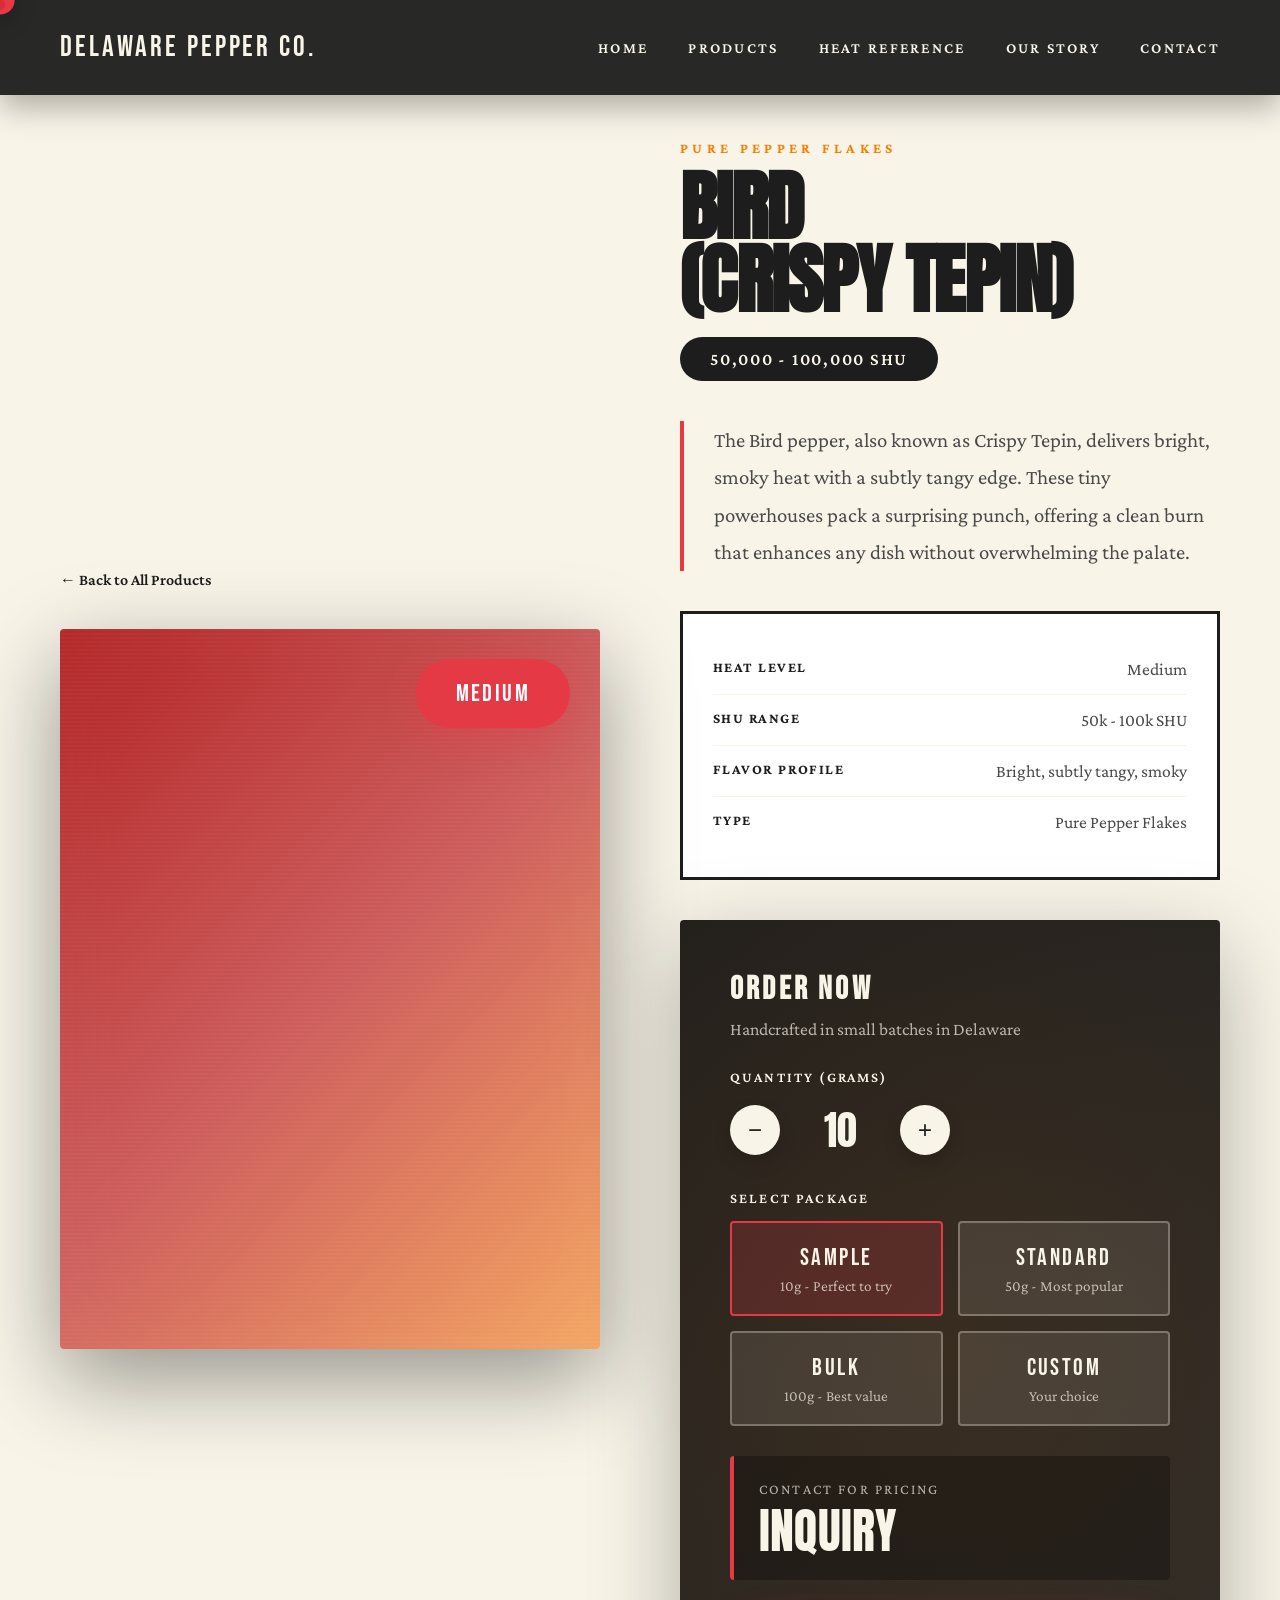
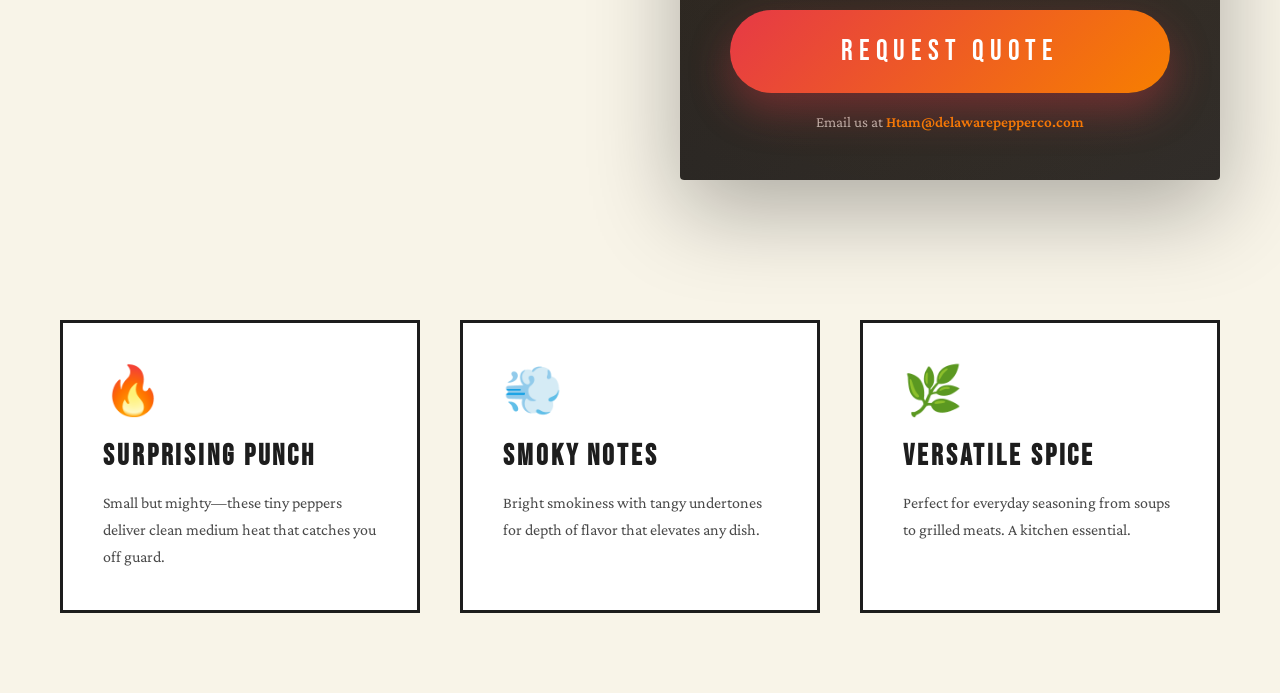
<file: product-bird.html>
<!DOCTYPE html>
<html lang="en">
<head>
    <meta charset="UTF-8">
    <meta name="viewport" content="width=device-width, initial-scale=1.0">
    <title>Bird (Crispy Tepin) - Delaware Pepper Co.</title>
    <meta name="description" content="Bird (Crispy Tepin) pepper flakes. 50k-100k SHU. Bright, smoky medium heat. Hand-crafted in Delaware.">
    <link rel="icon" type="image/svg+xml" href="data:image/svg+xml;utf8,<svg xmlns='http://www.w3.org/2000/svg' viewBox='0 0 64 64'><path fill='%23E63946' d='M42 8c-6 2-10 7-11 14-9 2-16 10-15 20 1 12 12 18 23 15 10-2 19-12 19-24 0-11-6-20-16-25z'/><path fill='%23228B22' d='M38 6c1-4 4-6 9-6 2 6-1 10-6 12-3 2-5 4-7 7-1-5 0-9 4-13z'/></svg>">
    <link href="https://fonts.googleapis.com/css2?family=Bebas+Neue&family=Anton&family=Crimson+Pro:wght@400;600;700&display=swap" rel="stylesheet">
    <link rel="stylesheet" href="css/global.css">
    <link rel="stylesheet" href="css/product-detail.css">
</head>
<body data-product="Bird (Crispy Tepin)">
    <a href="#main" class="skip-link">Skip to main content</a>
    <div id="custom-cursor"></div>
    <div class="nav-overlay"></div>

    <header>
        <nav>
            <div class="logo"><a href="index.html">DELAWARE PEPPER CO.</a></div>
            <button class="hamburger" aria-label="Toggle navigation menu" aria-expanded="false">
                <span></span>
                <span></span>
                <span></span>
            </button>
            <ul class="nav-links">
                <li><a href="index.html">Home</a></li>
                <li><a href="products.html">Products</a></li>
                <li><a href="heat-reference.html">Heat Reference</a></li>
                <li><a href="index.html#story">Our Story</a></li>
                <li><a href="mailto:Htam@delawarepepperco.com">Contact</a></li>
            </ul>
        </nav>
    </header>

    <main id="main">
        <section class="product-hero">
            <div class="product-image-section">
                <a href="products.html" class="back-link">← Back to All Products</a>
                <div class="product-image-main gradient-bird">
                    <span class="heat-badge-large">MEDIUM</span>
                </div>
            </div>

            <div class="product-info-section">
                <p class="product-category">Pure Pepper Flakes</p>
                <h1 class="product-title">Bird<br>(Crispy Tepin)</h1>
                <span class="product-shu-display">50,000 - 100,000 SHU</span>

                <p class="product-description">The Bird pepper, also known as Crispy Tepin, delivers bright, smoky heat with a subtly tangy edge. These tiny powerhouses pack a surprising punch, offering a clean burn that enhances any dish without overwhelming the palate.</p>

                <div class="product-specs">
                    <div class="spec-row">
                        <span class="spec-label">Heat Level</span>
                        <span class="spec-value">Medium</span>
                    </div>
                    <div class="spec-row">
                        <span class="spec-label">SHU Range</span>
                        <span class="spec-value">50k - 100k SHU</span>
                    </div>
                    <div class="spec-row">
                        <span class="spec-label">Flavor Profile</span>
                        <span class="spec-value">Bright, subtly tangy, smoky</span>
                    </div>
                    <div class="spec-row">
                        <span class="spec-label">Type</span>
                        <span class="spec-value">Pure Pepper Flakes</span>
                    </div>
                </div>

                <div class="checkout-section">
                    <div class="checkout-content">
                        <h3 class="checkout-title">Order Now</h3>
                        <p class="checkout-subtitle">Handcrafted in small batches in Delaware</p>

                        <div class="quantity-selector">
                            <label class="quantity-label">Quantity (Grams)</label>
                            <div class="quantity-controls">
                                <button class="quantity-btn" onclick="decreaseQuantity()" aria-label="Decrease quantity">−</button>
                                <span class="quantity-display" id="quantity">10</span>
                                <button class="quantity-btn" onclick="increaseQuantity()" aria-label="Increase quantity">+</button>
                            </div>
                        </div>

                        <div class="unit-selector">
                            <label class="quantity-label">Select Package</label>
                            <div class="unit-options">
                                <label class="unit-option active">
                                    <input type="radio" name="unit" value="sample" checked>
                                    <div class="unit-name">Sample</div>
                                    <div class="unit-price">10g - Perfect to try</div>
                                </label>
                                <label class="unit-option">
                                    <input type="radio" name="unit" value="standard">
                                    <div class="unit-name">Standard</div>
                                    <div class="unit-price">50g - Most popular</div>
                                </label>
                                <label class="unit-option">
                                    <input type="radio" name="unit" value="bulk">
                                    <div class="unit-name">Bulk</div>
                                    <div class="unit-price">100g - Best value</div>
                                </label>
                                <label class="unit-option">
                                    <input type="radio" name="unit" value="custom">
                                    <div class="unit-name">Custom</div>
                                    <div class="unit-price">Your choice</div>
                                </label>
                            </div>
                        </div>

                        <div class="price-display">
                            <div class="price-label">Contact for Pricing</div>
                            <div class="price-amount">INQUIRY</div>
                        </div>

                        <button class="checkout-btn" onclick="initiateCheckout()">Request Quote</button>

                        <p class="contact-note">
                            Email us at <a href="mailto:Htam@delawarepepperco.com">Htam@delawarepepperco.com</a>
                        </p>
                    </div>
                </div>
            </div>
        </section>

        <section class="details-section">
            <div class="details-grid">
                <div class="detail-card">
                    <div class="detail-icon" role="img" aria-label="fire">🔥</div>
                    <h3 class="detail-title">Surprising Punch</h3>
                    <p class="detail-text">Small but mighty—these tiny peppers deliver clean medium heat that catches you off guard.</p>
                </div>
                <div class="detail-card">
                    <div class="detail-icon" role="img" aria-label="smoke">💨</div>
                    <h3 class="detail-title">Smoky Notes</h3>
                    <p class="detail-text">Bright smokiness with tangy undertones for depth of flavor that elevates any dish.</p>
                </div>
                <div class="detail-card">
                    <div class="detail-icon" role="img" aria-label="herb">🌿</div>
                    <h3 class="detail-title">Versatile Spice</h3>
                    <p class="detail-text">Perfect for everyday seasoning from soups to grilled meats. A kitchen essential.</p>
                </div>
            </div>
        </section>
    </main>

    <script src="js/global.js"></script>
    <script src="js/product-detail.js"></script>
</body>
</html>
</file>
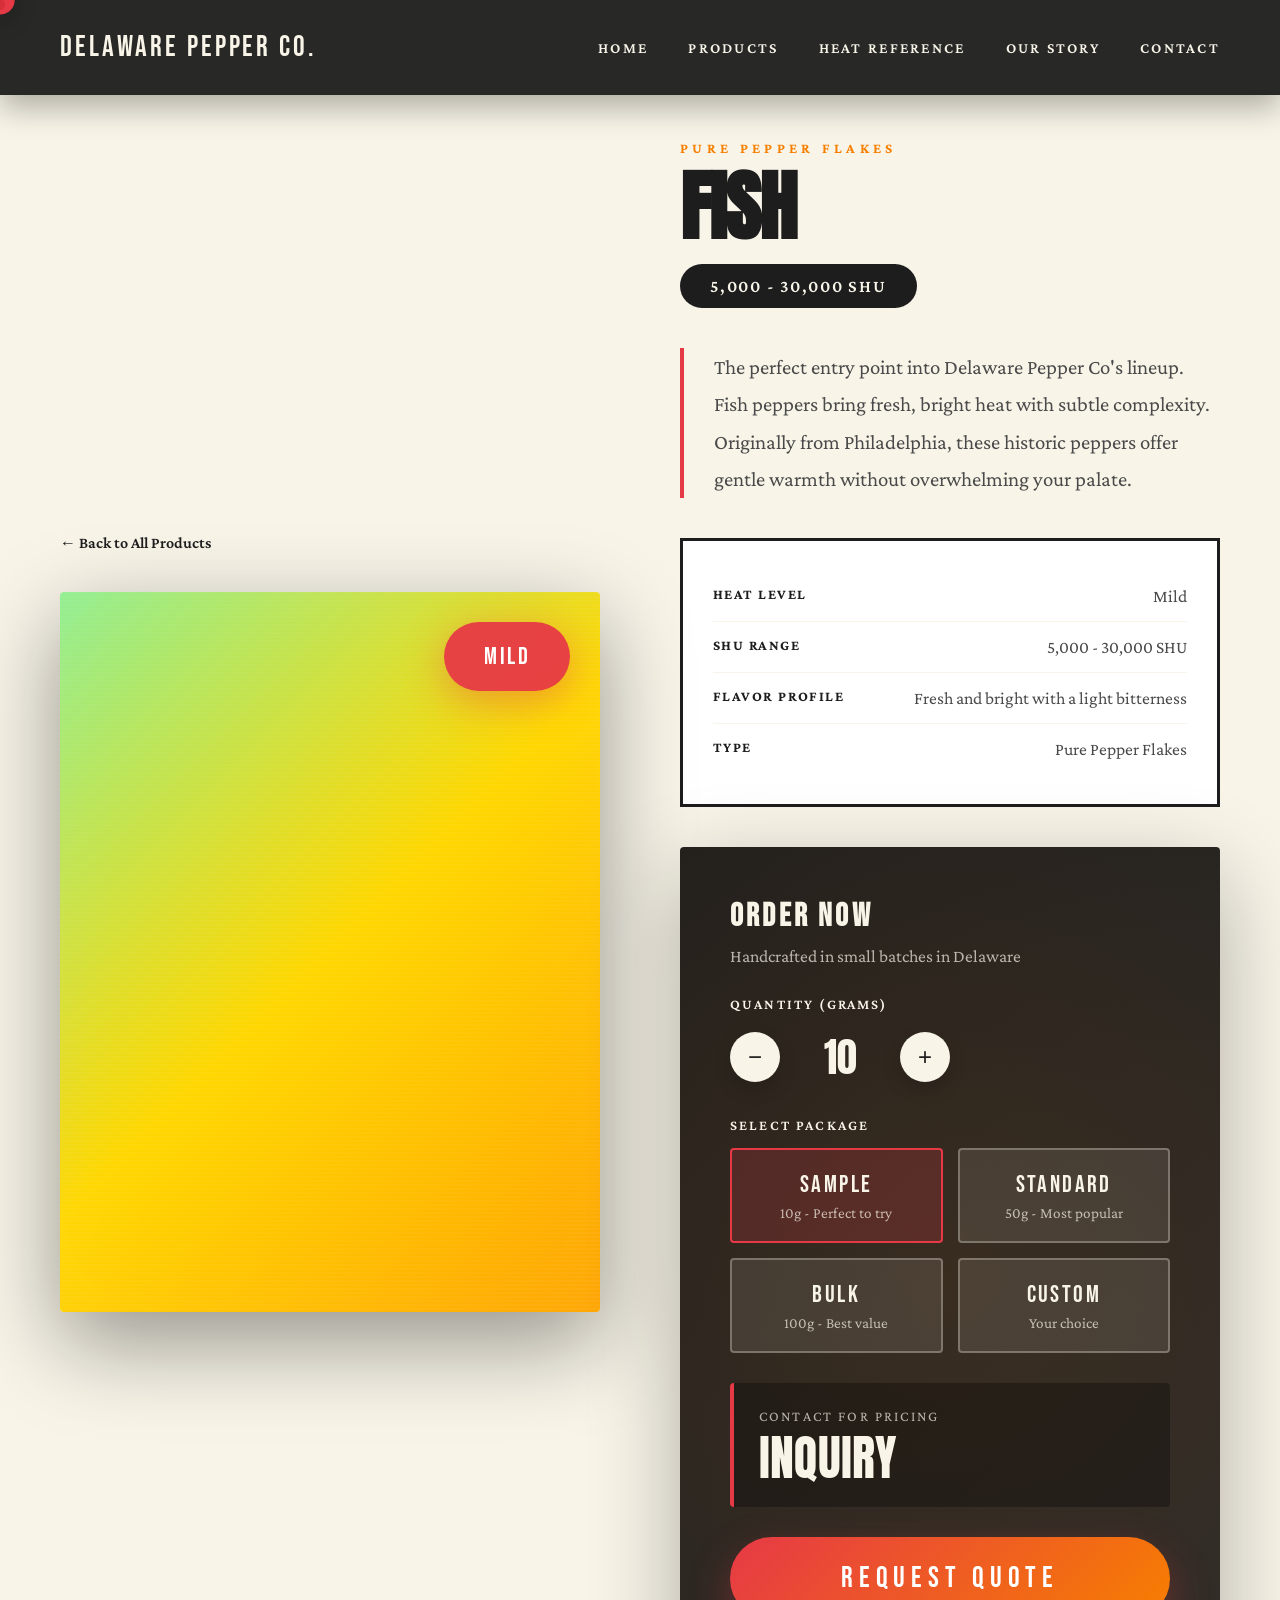
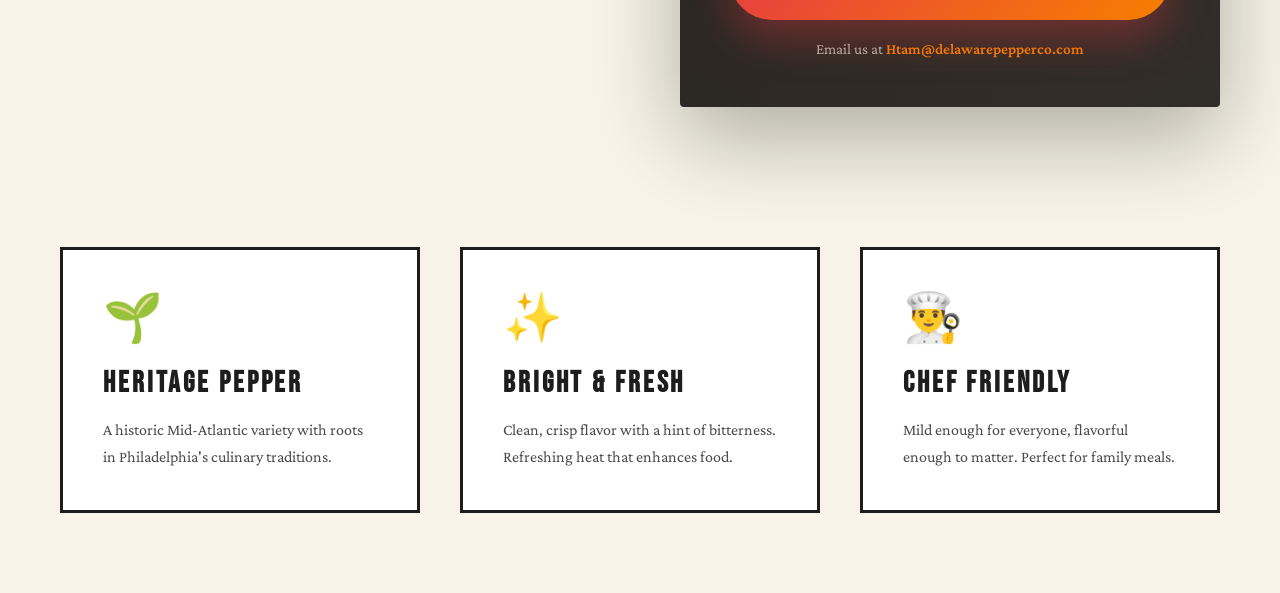
<file: product-fish.html>
<!DOCTYPE html>
<html lang="en">
<head>
    <meta charset="UTF-8">
    <meta name="viewport" content="width=device-width, initial-scale=1.0">
    <title>Fish - Delaware Pepper Co.</title>
    <meta name="description" content="Fish pepper flakes. 5,000-30,000 SHU. Fresh and bright with mild heat. Hand-crafted in Delaware.">
    <link rel="icon" type="image/svg+xml" href="data:image/svg+xml;utf8,<svg xmlns='http://www.w3.org/2000/svg' viewBox='0 0 64 64'><path fill='%23E63946' d='M42 8c-6 2-10 7-11 14-9 2-16 10-15 20 1 12 12 18 23 15 10-2 19-12 19-24 0-11-6-20-16-25z'/><path fill='%23228B22' d='M38 6c1-4 4-6 9-6 2 6-1 10-6 12-3 2-5 4-7 7-1-5 0-9 4-13z'/></svg>">
    <link href="https://fonts.googleapis.com/css2?family=Bebas+Neue&family=Anton&family=Crimson+Pro:wght@400;600;700&display=swap" rel="stylesheet">
    <link rel="stylesheet" href="css/global.css">
    <link rel="stylesheet" href="css/product-detail.css">
</head>
<body data-product="Fish">
    <a href="#main" class="skip-link">Skip to main content</a>
    <div id="custom-cursor"></div>
    <div class="nav-overlay"></div>

    <header>
        <nav>
            <div class="logo"><a href="index.html">DELAWARE PEPPER CO.</a></div>
            <button class="hamburger" aria-label="Toggle navigation menu" aria-expanded="false">
                <span></span>
                <span></span>
                <span></span>
            </button>
            <ul class="nav-links">
                <li><a href="index.html">Home</a></li>
                <li><a href="products.html">Products</a></li>
                <li><a href="heat-reference.html">Heat Reference</a></li>
                <li><a href="index.html#story">Our Story</a></li>
                <li><a href="mailto:Htam@delawarepepperco.com">Contact</a></li>
            </ul>
        </nav>
    </header>

    <main id="main">
        <section class="product-hero">
            <div class="product-image-section">
                <a href="products.html" class="back-link">← Back to All Products</a>
                <div class="product-image-main gradient-fish">
                    <span class="heat-badge-large">MILD</span>
                </div>
            </div>

            <div class="product-info-section">
                <p class="product-category">Pure Pepper Flakes</p>
                <h1 class="product-title">Fish</h1>
                <span class="product-shu-display">5,000 - 30,000 SHU</span>

                <p class="product-description">The perfect entry point into Delaware Pepper Co's lineup. Fish peppers bring fresh, bright heat with subtle complexity. Originally from Philadelphia, these historic peppers offer gentle warmth without overwhelming your palate.</p>

                <div class="product-specs">
                    <div class="spec-row">
                        <span class="spec-label">Heat Level</span>
                        <span class="spec-value">Mild</span>
                    </div>
                    <div class="spec-row">
                        <span class="spec-label">SHU Range</span>
                        <span class="spec-value">5,000 - 30,000 SHU</span>
                    </div>
                    <div class="spec-row">
                        <span class="spec-label">Flavor Profile</span>
                        <span class="spec-value">Fresh and bright with a light bitterness</span>
                    </div>
                    <div class="spec-row">
                        <span class="spec-label">Type</span>
                        <span class="spec-value">Pure Pepper Flakes</span>
                    </div>
                </div>

                <div class="checkout-section">
                    <div class="checkout-content">
                        <h3 class="checkout-title">Order Now</h3>
                        <p class="checkout-subtitle">Handcrafted in small batches in Delaware</p>

                        <div class="quantity-selector">
                            <label class="quantity-label">Quantity (Grams)</label>
                            <div class="quantity-controls">
                                <button class="quantity-btn" onclick="decreaseQuantity()" aria-label="Decrease quantity">−</button>
                                <span class="quantity-display" id="quantity">10</span>
                                <button class="quantity-btn" onclick="increaseQuantity()" aria-label="Increase quantity">+</button>
                            </div>
                        </div>

                        <div class="unit-selector">
                            <label class="quantity-label">Select Package</label>
                            <div class="unit-options">
                                <label class="unit-option active">
                                    <input type="radio" name="unit" value="sample" checked>
                                    <div class="unit-name">Sample</div>
                                    <div class="unit-price">10g - Perfect to try</div>
                                </label>
                                <label class="unit-option">
                                    <input type="radio" name="unit" value="standard">
                                    <div class="unit-name">Standard</div>
                                    <div class="unit-price">50g - Most popular</div>
                                </label>
                                <label class="unit-option">
                                    <input type="radio" name="unit" value="bulk">
                                    <div class="unit-name">Bulk</div>
                                    <div class="unit-price">100g - Best value</div>
                                </label>
                                <label class="unit-option">
                                    <input type="radio" name="unit" value="custom">
                                    <div class="unit-name">Custom</div>
                                    <div class="unit-price">Your choice</div>
                                </label>
                            </div>
                        </div>

                        <div class="price-display">
                            <div class="price-label">Contact for Pricing</div>
                            <div class="price-amount">INQUIRY</div>
                        </div>

                        <button class="checkout-btn" onclick="initiateCheckout()">Request Quote</button>

                        <p class="contact-note">
                            Email us at <a href="mailto:Htam@delawarepepperco.com">Htam@delawarepepperco.com</a>
                        </p>
                    </div>
                </div>
            </div>
        </section>

        <section class="details-section">
            <div class="details-grid">
                <div class="detail-card">
                    <div class="detail-icon" role="img" aria-label="plant">🌱</div>
                    <h3 class="detail-title">Heritage Pepper</h3>
                    <p class="detail-text">A historic Mid-Atlantic variety with roots in Philadelphia's culinary traditions.</p>
                </div>
                <div class="detail-card">
                    <div class="detail-icon" role="img" aria-label="sparkles">✨</div>
                    <h3 class="detail-title">Bright & Fresh</h3>
                    <p class="detail-text">Clean, crisp flavor with a hint of bitterness. Refreshing heat that enhances food.</p>
                </div>
                <div class="detail-card">
                    <div class="detail-icon" role="img" aria-label="chef">👨‍🍳</div>
                    <h3 class="detail-title">Chef Friendly</h3>
                    <p class="detail-text">Mild enough for everyone, flavorful enough to matter. Perfect for family meals.</p>
                </div>
            </div>
        </section>
    </main>

    <script src="js/global.js"></script>
    <script src="js/product-detail.js"></script>
</body>
</html>
</file>
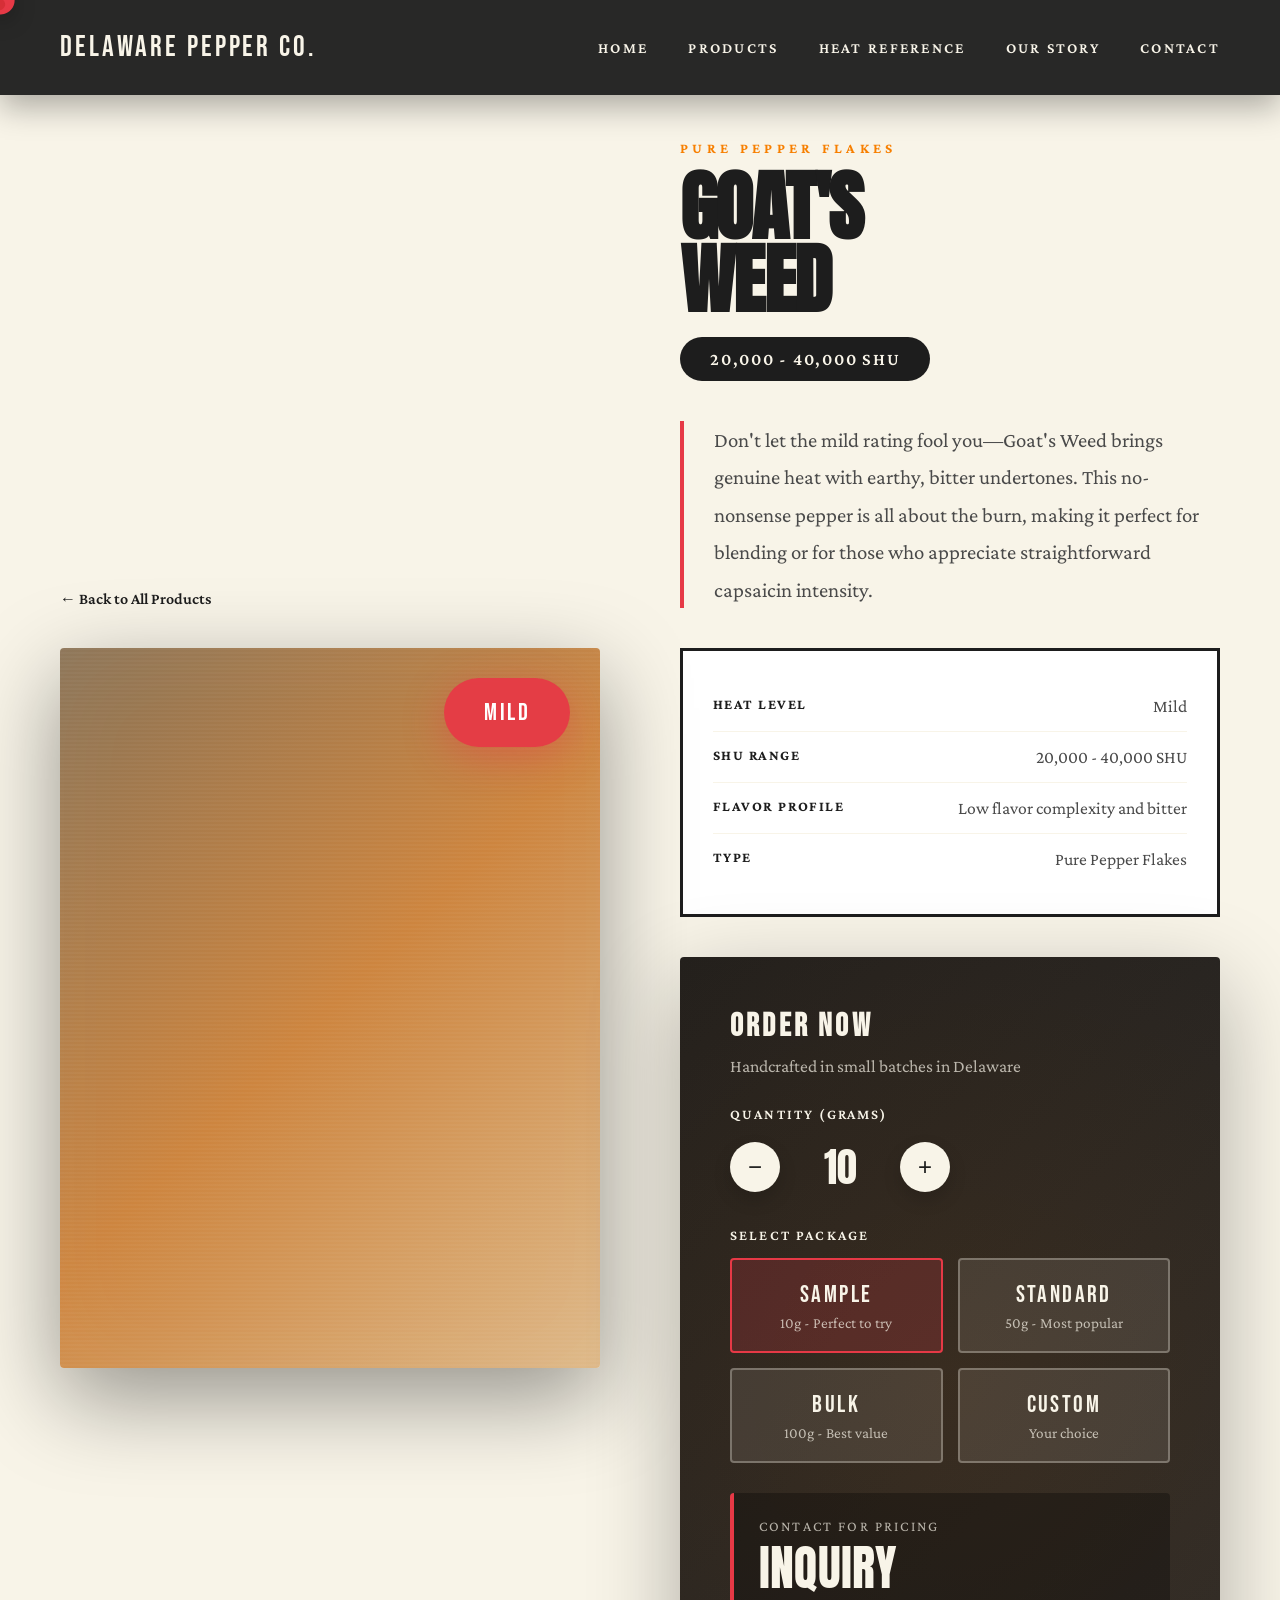
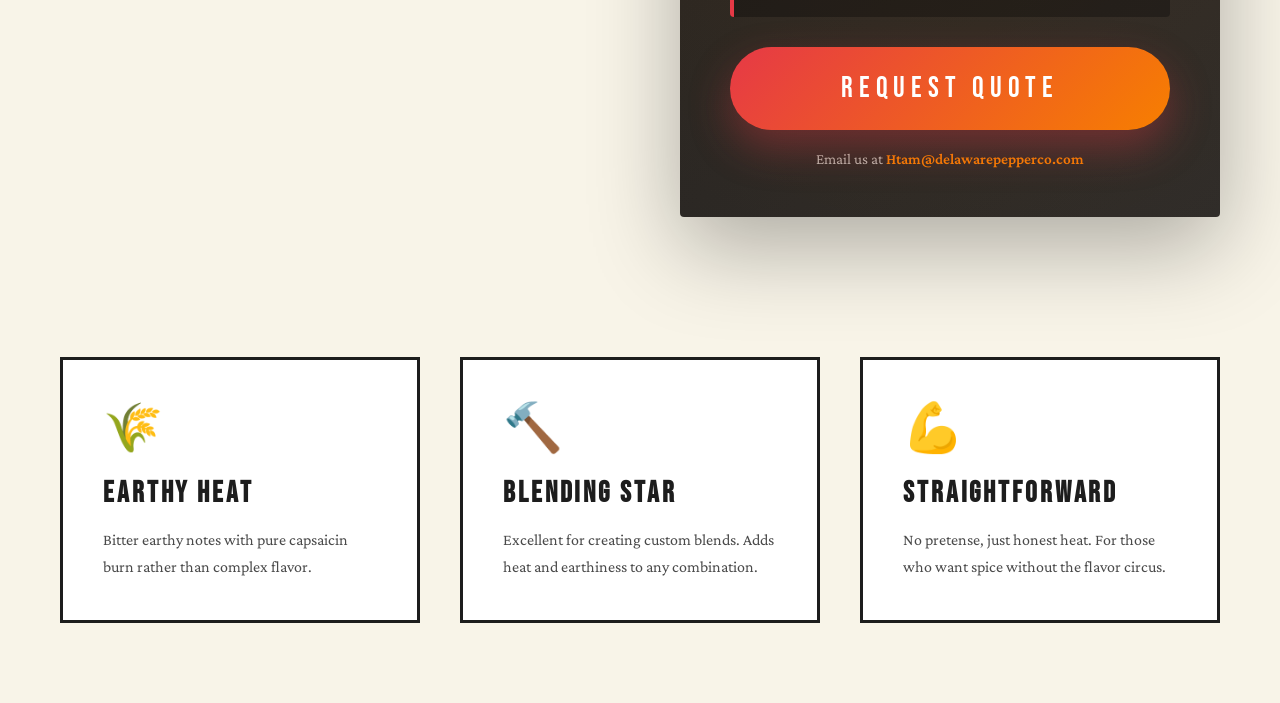
<file: product-goats-weed.html>
<!DOCTYPE html>
<html lang="en">
<head>
    <meta charset="UTF-8">
    <meta name="viewport" content="width=device-width, initial-scale=1.0">
    <title>Goat's Weed - Delaware Pepper Co.</title>
    <meta name="description" content="Goat's Weed pepper flakes. 20,000-40,000 SHU. Earthy heat with bitter undertones. Hand-crafted in Delaware.">
    <link rel="icon" type="image/svg+xml" href="data:image/svg+xml;utf8,<svg xmlns='http://www.w3.org/2000/svg' viewBox='0 0 64 64'><path fill='%23E63946' d='M42 8c-6 2-10 7-11 14-9 2-16 10-15 20 1 12 12 18 23 15 10-2 19-12 19-24 0-11-6-20-16-25z'/><path fill='%23228B22' d='M38 6c1-4 4-6 9-6 2 6-1 10-6 12-3 2-5 4-7 7-1-5 0-9 4-13z'/></svg>">
    <link href="https://fonts.googleapis.com/css2?family=Bebas+Neue&family=Anton&family=Crimson+Pro:wght@400;600;700&display=swap" rel="stylesheet">
    <link rel="stylesheet" href="css/global.css">
    <link rel="stylesheet" href="css/product-detail.css">
</head>
<body data-product="Goat's Weed">
    <a href="#main" class="skip-link">Skip to main content</a>
    <div id="custom-cursor"></div>
    <div class="nav-overlay"></div>

    <header>
        <nav>
            <div class="logo"><a href="index.html">DELAWARE PEPPER CO.</a></div>
            <button class="hamburger" aria-label="Toggle navigation menu" aria-expanded="false">
                <span></span>
                <span></span>
                <span></span>
            </button>
            <ul class="nav-links">
                <li><a href="index.html">Home</a></li>
                <li><a href="products.html">Products</a></li>
                <li><a href="heat-reference.html">Heat Reference</a></li>
                <li><a href="index.html#story">Our Story</a></li>
                <li><a href="mailto:Htam@delawarepepperco.com">Contact</a></li>
            </ul>
        </nav>
    </header>

    <main id="main">
        <section class="product-hero">
            <div class="product-image-section">
                <a href="products.html" class="back-link">← Back to All Products</a>
                <div class="product-image-main gradient-goats-weed">
                    <span class="heat-badge-large">MILD</span>
                </div>
            </div>

            <div class="product-info-section">
                <p class="product-category">Pure Pepper Flakes</p>
                <h1 class="product-title">Goat's<br>Weed</h1>
                <span class="product-shu-display">20,000 - 40,000 SHU</span>

                <p class="product-description">Don't let the mild rating fool you—Goat's Weed brings genuine heat with earthy, bitter undertones. This no-nonsense pepper is all about the burn, making it perfect for blending or for those who appreciate straightforward capsaicin intensity.</p>

                <div class="product-specs">
                    <div class="spec-row">
                        <span class="spec-label">Heat Level</span>
                        <span class="spec-value">Mild</span>
                    </div>
                    <div class="spec-row">
                        <span class="spec-label">SHU Range</span>
                        <span class="spec-value">20,000 - 40,000 SHU</span>
                    </div>
                    <div class="spec-row">
                        <span class="spec-label">Flavor Profile</span>
                        <span class="spec-value">Low flavor complexity and bitter</span>
                    </div>
                    <div class="spec-row">
                        <span class="spec-label">Type</span>
                        <span class="spec-value">Pure Pepper Flakes</span>
                    </div>
                </div>

                <div class="checkout-section">
                    <div class="checkout-content">
                        <h3 class="checkout-title">Order Now</h3>
                        <p class="checkout-subtitle">Handcrafted in small batches in Delaware</p>

                        <div class="quantity-selector">
                            <label class="quantity-label">Quantity (Grams)</label>
                            <div class="quantity-controls">
                                <button class="quantity-btn" onclick="decreaseQuantity()" aria-label="Decrease quantity">−</button>
                                <span class="quantity-display" id="quantity">10</span>
                                <button class="quantity-btn" onclick="increaseQuantity()" aria-label="Increase quantity">+</button>
                            </div>
                        </div>

                        <div class="unit-selector">
                            <label class="quantity-label">Select Package</label>
                            <div class="unit-options">
                                <label class="unit-option active">
                                    <input type="radio" name="unit" value="sample" checked>
                                    <div class="unit-name">Sample</div>
                                    <div class="unit-price">10g - Perfect to try</div>
                                </label>
                                <label class="unit-option">
                                    <input type="radio" name="unit" value="standard">
                                    <div class="unit-name">Standard</div>
                                    <div class="unit-price">50g - Most popular</div>
                                </label>
                                <label class="unit-option">
                                    <input type="radio" name="unit" value="bulk">
                                    <div class="unit-name">Bulk</div>
                                    <div class="unit-price">100g - Best value</div>
                                </label>
                                <label class="unit-option">
                                    <input type="radio" name="unit" value="custom">
                                    <div class="unit-name">Custom</div>
                                    <div class="unit-price">Your choice</div>
                                </label>
                            </div>
                        </div>

                        <div class="price-display">
                            <div class="price-label">Contact for Pricing</div>
                            <div class="price-amount">INQUIRY</div>
                        </div>

                        <button class="checkout-btn" onclick="initiateCheckout()">Request Quote</button>

                        <p class="contact-note">
                            Email us at <a href="mailto:Htam@delawarepepperco.com">Htam@delawarepepperco.com</a>
                        </p>
                    </div>
                </div>
            </div>
        </section>

        <section class="details-section">
            <div class="details-grid">
                <div class="detail-card">
                    <div class="detail-icon" role="img" aria-label="wheat">🌾</div>
                    <h3 class="detail-title">Earthy Heat</h3>
                    <p class="detail-text">Bitter earthy notes with pure capsaicin burn rather than complex flavor.</p>
                </div>
                <div class="detail-card">
                    <div class="detail-icon" role="img" aria-label="hammer">🔨</div>
                    <h3 class="detail-title">Blending Star</h3>
                    <p class="detail-text">Excellent for creating custom blends. Adds heat and earthiness to any combination.</p>
                </div>
                <div class="detail-card">
                    <div class="detail-icon" role="img" aria-label="strength">💪</div>
                    <h3 class="detail-title">Straightforward</h3>
                    <p class="detail-text">No pretense, just honest heat. For those who want spice without the flavor circus.</p>
                </div>
            </div>
        </section>
    </main>

    <script src="js/global.js"></script>
    <script src="js/product-detail.js"></script>
</body>
</html>
</file>
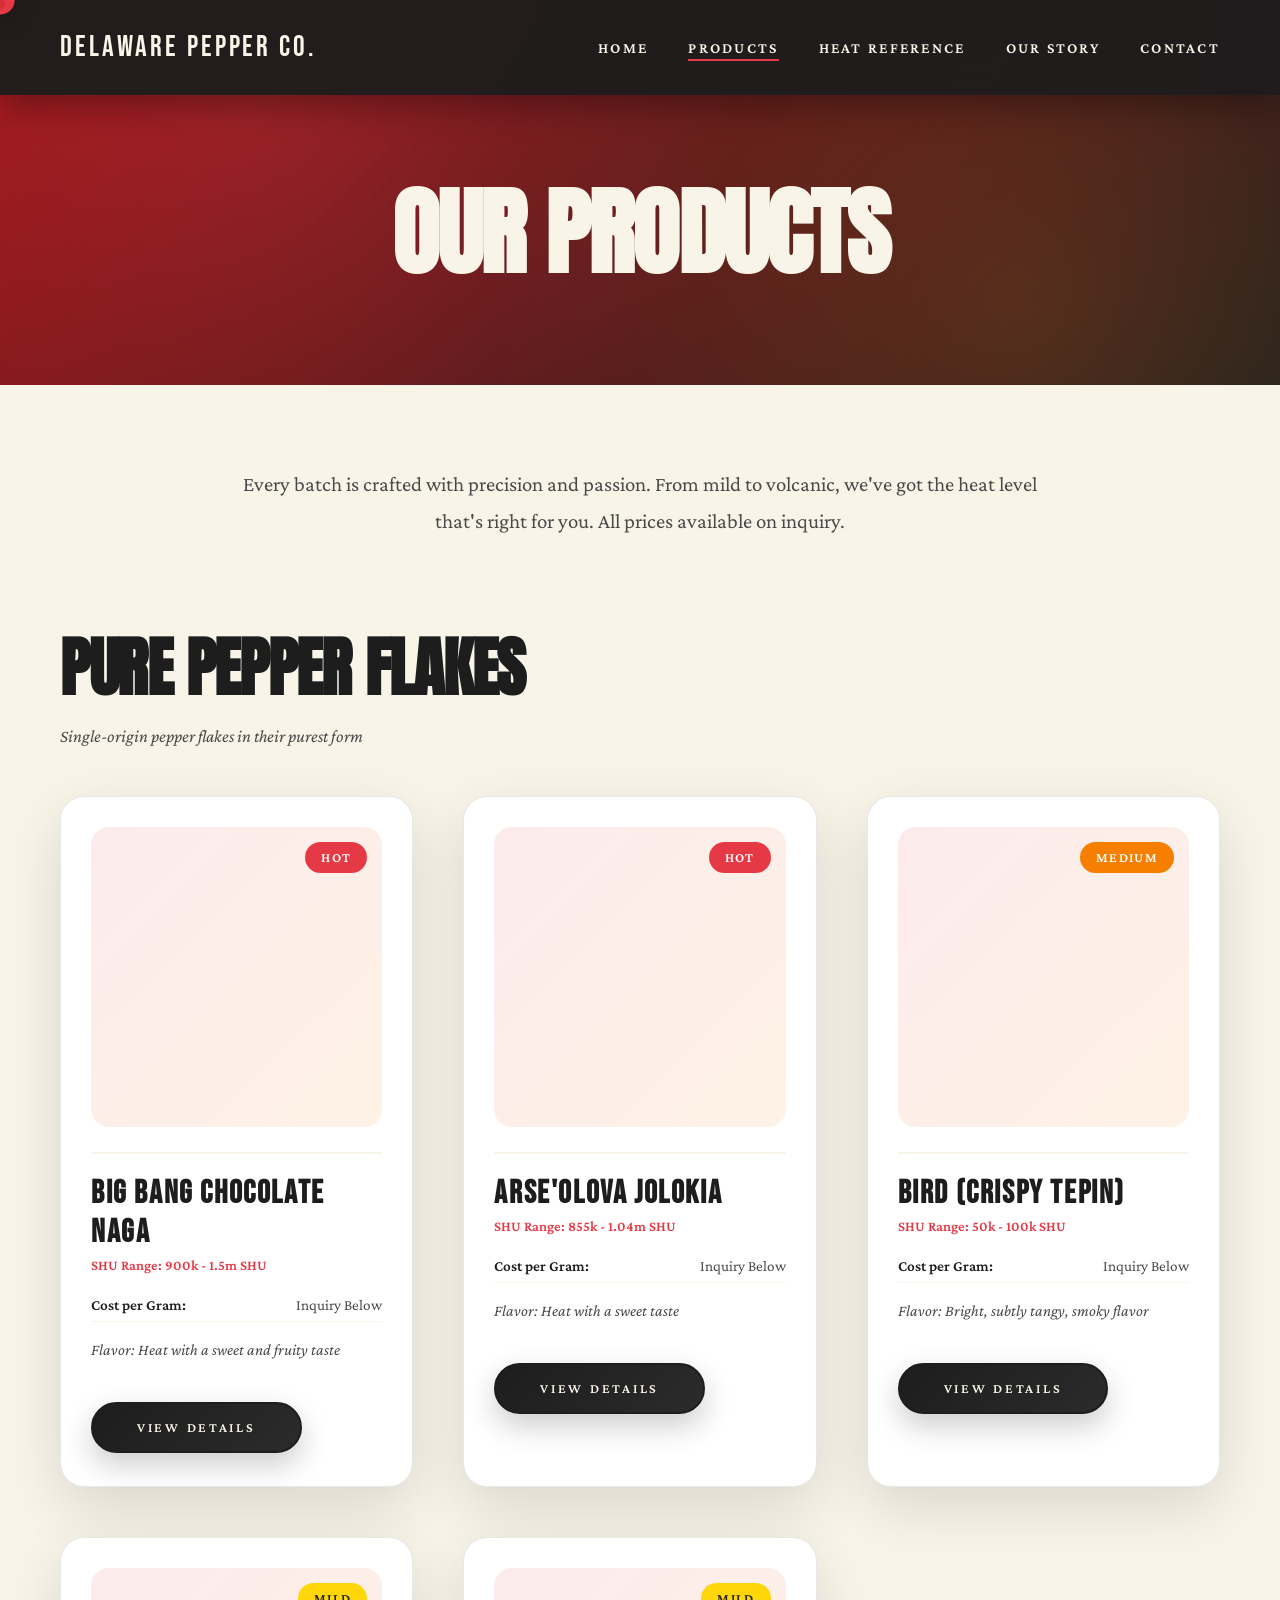
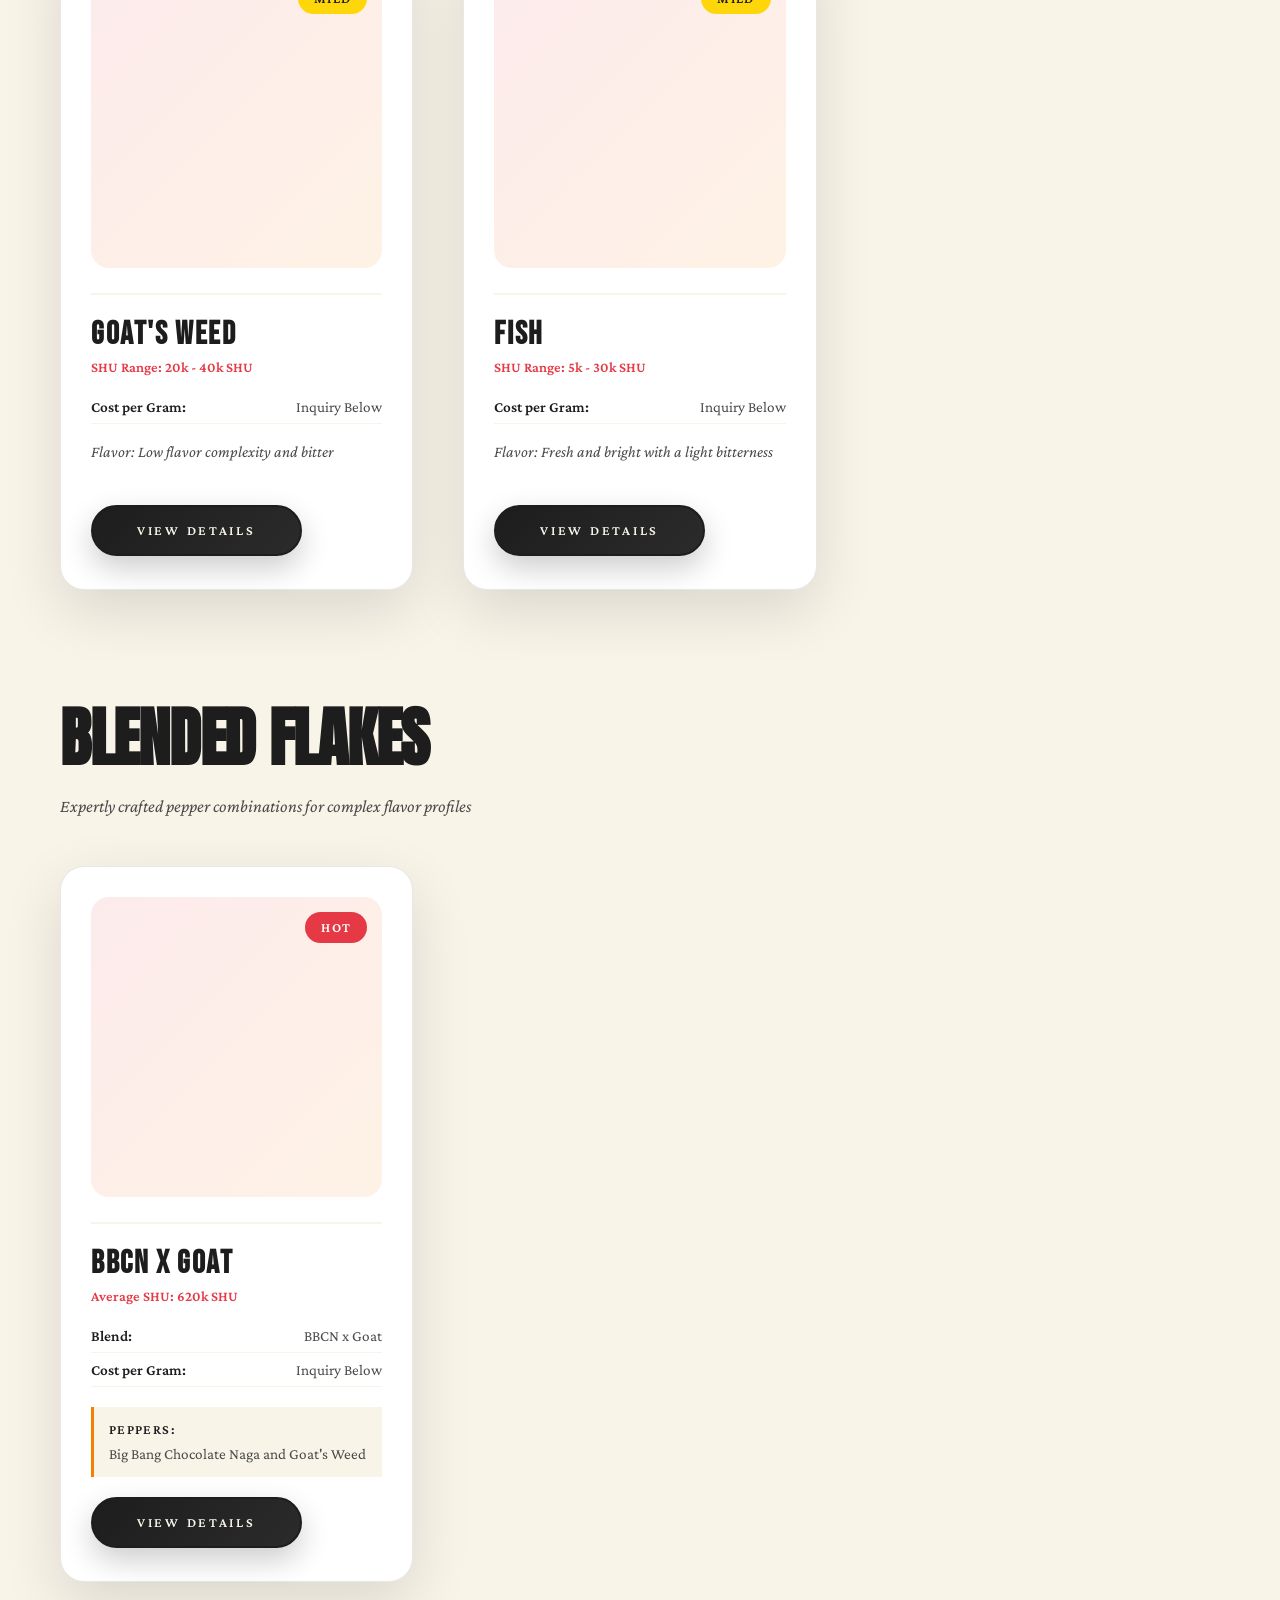
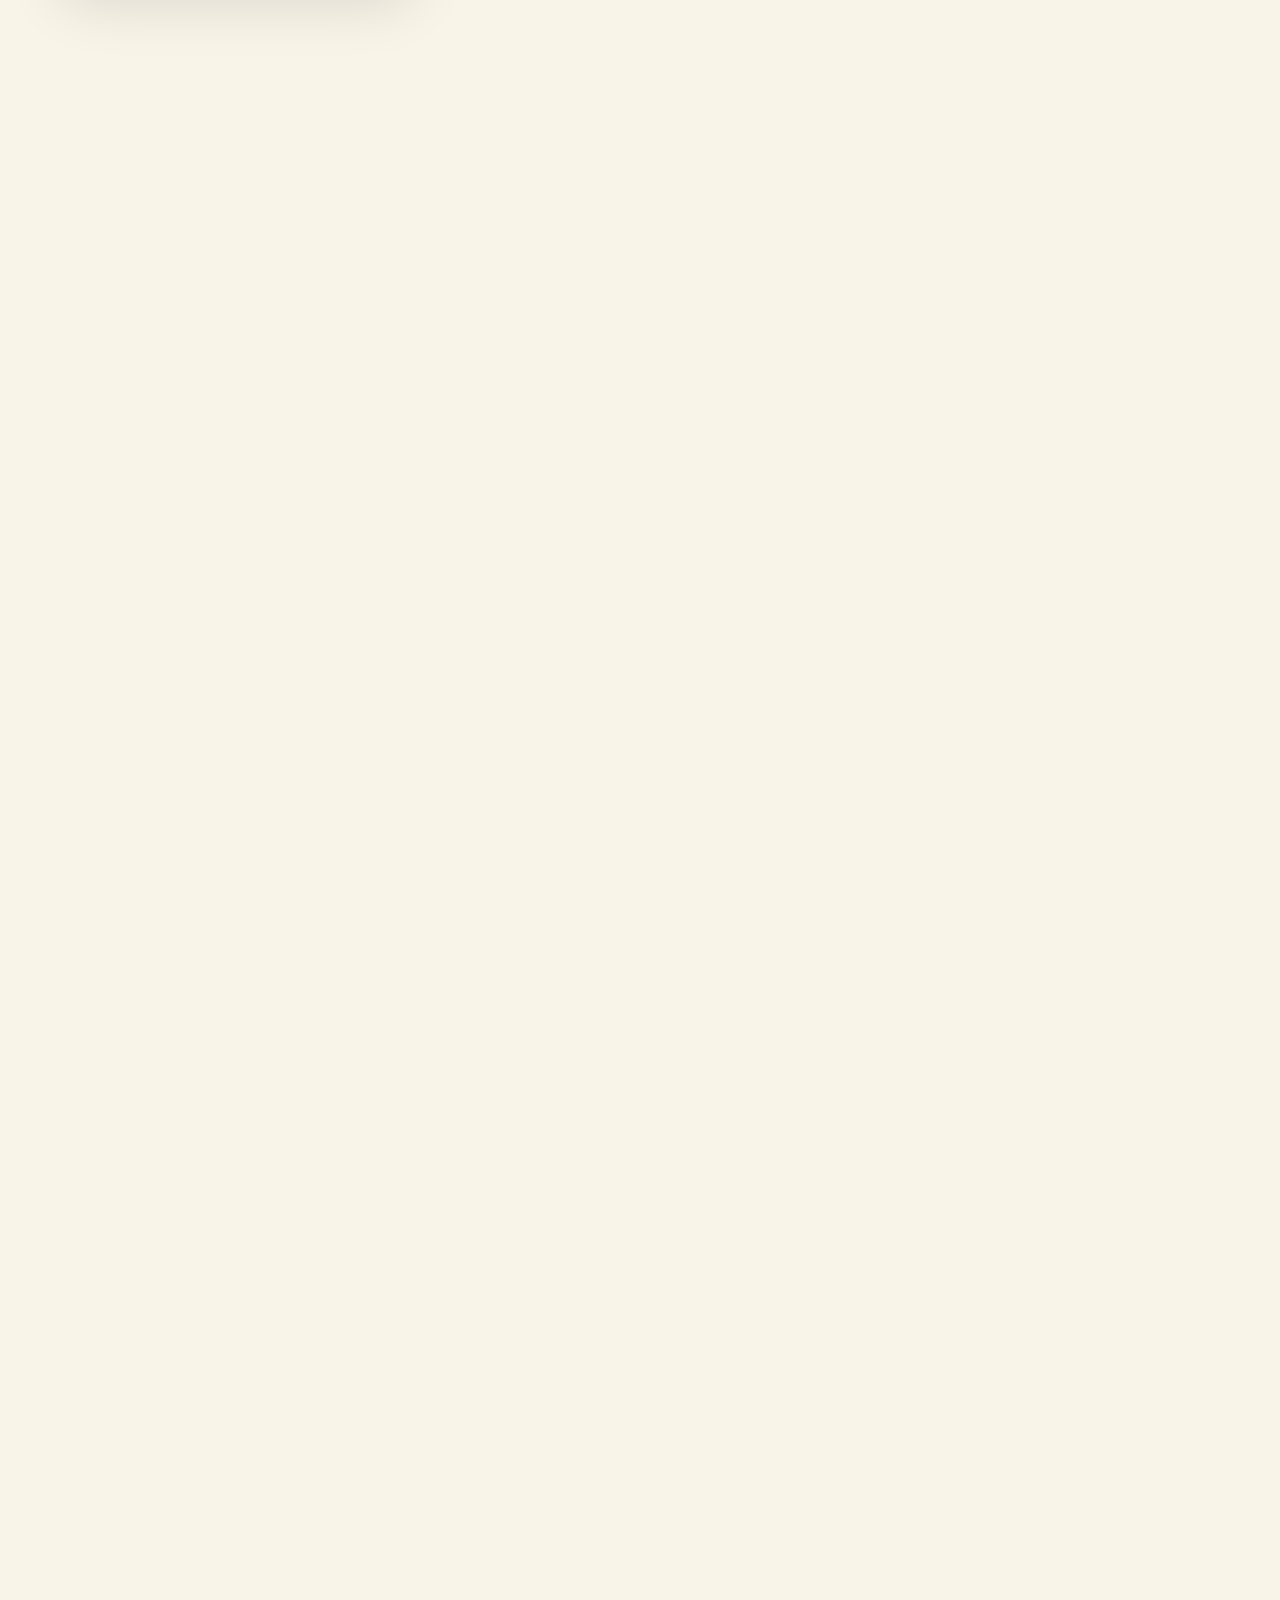
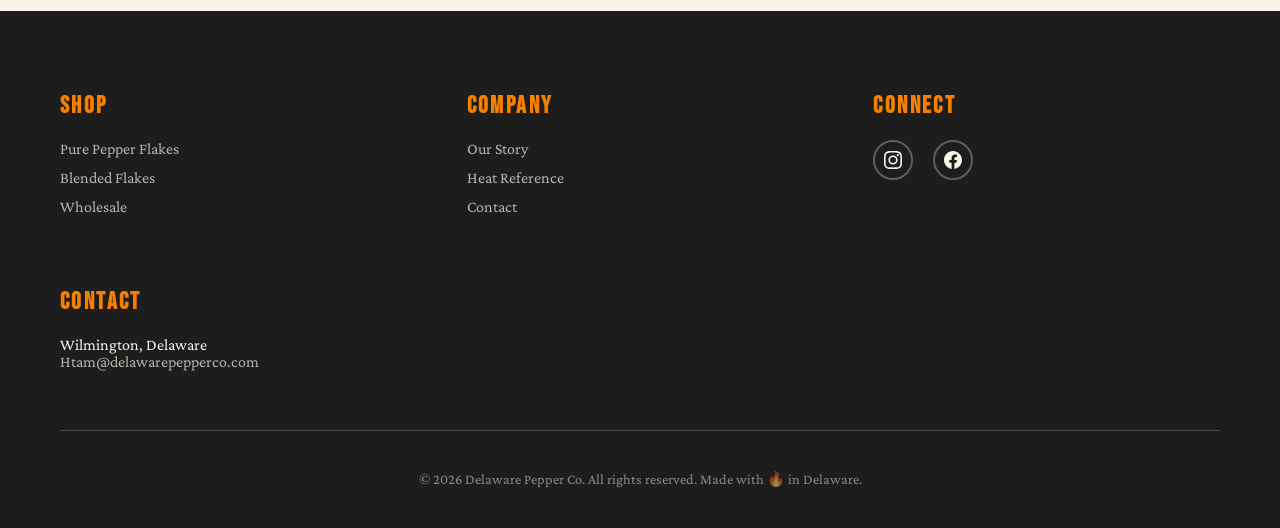
<file: products.html>
<!DOCTYPE html>
<html lang="en">
<head>
    <meta charset="UTF-8">
    <meta name="viewport" content="width=device-width, initial-scale=1.0">
    <title>Products - Delaware Pepper Co.</title>
    <meta name="description" content="Browse our full range of craft pepper flakes. Pure single-origin flakes and expertly blended combinations, from mild to extreme heat.">
    <link rel="icon" type="image/svg+xml" href="data:image/svg+xml;utf8,<svg xmlns='http://www.w3.org/2000/svg' viewBox='0 0 64 64'><path fill='%23E63946' d='M42 8c-6 2-10 7-11 14-9 2-16 10-15 20 1 12 12 18 23 15 10-2 19-12 19-24 0-11-6-20-16-25z'/><path fill='%23228B22' d='M38 6c1-4 4-6 9-6 2 6-1 10-6 12-3 2-5 4-7 7-1-5 0-9 4-13z'/></svg>">
    <link href="https://fonts.googleapis.com/css2?family=Bebas+Neue&family=Anton&family=Crimson+Pro:wght@400;600&display=swap" rel="stylesheet">
    <link rel="stylesheet" href="css/global.css">
    <link rel="stylesheet" href="css/products.css">
</head>
<body>
    <a href="#main" class="skip-link">Skip to main content</a>
    <div id="custom-cursor"></div>
    <div class="nav-overlay"></div>

    <header>
        <nav>
            <div class="logo"><a href="index.html">DELAWARE PEPPER CO.</a></div>
            <button class="hamburger" aria-label="Toggle navigation menu" aria-expanded="false">
                <span></span>
                <span></span>
                <span></span>
            </button>
            <ul class="nav-links">
                <li><a href="index.html">Home</a></li>
                <li><a href="products.html" class="nav-active">Products</a></li>
                <li><a href="heat-reference.html">Heat Reference</a></li>
                <li><a href="index.html#story">Our Story</a></li>
                <li><a href="mailto:Htam@delawarepepperco.com">Contact</a></li>
            </ul>
        </nav>
    </header>

    <main id="main">
        <section class="page-header">
            <h1>Our Products</h1>
        </section>

        <div class="products-container">
            <div class="products-intro" data-animate>
                <p>Every batch is crafted with precision and passion. From mild to volcanic, we've got the heat level that's right for you. All prices available on inquiry.</p>
            </div>

            <!-- Pure Pepper Flakes -->
            <section class="category-section" id="pure-flakes">
                <div class="category-header" data-animate>
                    <h2 class="category-title">Pure Pepper Flakes</h2>
                    <p class="category-subtitle">Single-origin pepper flakes in their purest form</p>
                </div>

                <div class="product-grid">
                    <div class="product-card" data-animate>
                        <div class="product-image-container">
                            <span class="heat-badge hot">Hot</span>
                        </div>
                        <div class="product-info">
                            <h3 class="product-name">Big Bang Chocolate Naga</h3>
                            <p class="product-shu">SHU Range: 900k - 1.5m SHU</p>
                            <div class="product-details">
                                <div class="product-detail-item">
                                    <span class="detail-label">Cost per Gram:</span>
                                    <span class="detail-value">Inquiry Below</span>
                                </div>
                            </div>
                            <p class="product-flavor">Flavor: Heat with a sweet and fruity taste</p>
                            <a href="product-big-bang-chocolate-naga.html" class="btn product-btn">View Details</a>
                        </div>
                    </div>

                    <div class="product-card" data-animate>
                        <div class="product-image-container">
                            <span class="heat-badge hot">Hot</span>
                        </div>
                        <div class="product-info">
                            <h3 class="product-name">Arse'olova Jolokia</h3>
                            <p class="product-shu">SHU Range: 855k - 1.04m SHU</p>
                            <div class="product-details">
                                <div class="product-detail-item">
                                    <span class="detail-label">Cost per Gram:</span>
                                    <span class="detail-value">Inquiry Below</span>
                                </div>
                            </div>
                            <p class="product-flavor">Flavor: Heat with a sweet taste</p>
                            <a href="product-arse-jolokia.html" class="btn product-btn">View Details</a>
                        </div>
                    </div>

                    <div class="product-card" data-animate>
                        <div class="product-image-container">
                            <span class="heat-badge medium">Medium</span>
                        </div>
                        <div class="product-info">
                            <h3 class="product-name">Bird (Crispy Tepin)</h3>
                            <p class="product-shu">SHU Range: 50k - 100k SHU</p>
                            <div class="product-details">
                                <div class="product-detail-item">
                                    <span class="detail-label">Cost per Gram:</span>
                                    <span class="detail-value">Inquiry Below</span>
                                </div>
                            </div>
                            <p class="product-flavor">Flavor: Bright, subtly tangy, smoky flavor</p>
                            <a href="product-bird.html" class="btn product-btn">View Details</a>
                        </div>
                    </div>

                    <div class="product-card" data-animate>
                        <div class="product-image-container">
                            <span class="heat-badge mild">Mild</span>
                        </div>
                        <div class="product-info">
                            <h3 class="product-name">Goat's Weed</h3>
                            <p class="product-shu">SHU Range: 20k - 40k SHU</p>
                            <div class="product-details">
                                <div class="product-detail-item">
                                    <span class="detail-label">Cost per Gram:</span>
                                    <span class="detail-value">Inquiry Below</span>
                                </div>
                            </div>
                            <p class="product-flavor">Flavor: Low flavor complexity and bitter</p>
                            <a href="product-goats-weed.html" class="btn product-btn">View Details</a>
                        </div>
                    </div>

                    <div class="product-card" data-animate>
                        <div class="product-image-container">
                            <span class="heat-badge mild">Mild</span>
                        </div>
                        <div class="product-info">
                            <h3 class="product-name">Fish</h3>
                            <p class="product-shu">SHU Range: 5k - 30k SHU</p>
                            <div class="product-details">
                                <div class="product-detail-item">
                                    <span class="detail-label">Cost per Gram:</span>
                                    <span class="detail-value">Inquiry Below</span>
                                </div>
                            </div>
                            <p class="product-flavor">Flavor: Fresh and bright with a light bitterness</p>
                            <a href="product-fish.html" class="btn product-btn">View Details</a>
                        </div>
                    </div>
                </div>
            </section>

            <!-- Blended Flakes -->
            <section class="category-section" id="blended-flakes">
                <div class="category-header" data-animate>
                    <h2 class="category-title">Blended Flakes</h2>
                    <p class="category-subtitle">Expertly crafted pepper combinations for complex flavor profiles</p>
                </div>

                <div class="product-grid">
                    <div class="product-card" data-animate>
                        <div class="product-image-container">
                            <span class="heat-badge hot">Hot</span>
                        </div>
                        <div class="product-info">
                            <h3 class="product-name">BBCN x Goat</h3>
                            <p class="product-shu">Average SHU: 620k SHU</p>
                            <div class="product-details">
                                <div class="product-detail-item">
                                    <span class="detail-label">Blend:</span>
                                    <span class="detail-value">BBCN x Goat</span>
                                </div>
                                <div class="product-detail-item">
                                    <span class="detail-label">Cost per Gram:</span>
                                    <span class="detail-value">Inquiry Below</span>
                                </div>
                            </div>
                            <div class="product-peppers">
                                <p class="product-peppers-label">Peppers:</p>
                                <p class="product-peppers-list">Big Bang Chocolate Naga and Goat's Weed</p>
                            </div>
                            <a href="product-bbcn-goat-blend.html" class="btn product-btn">View Details</a>
                        </div>
                    </div>

                    <div class="product-card" data-animate>
                        <div class="product-image-container">
                            <span class="heat-badge hot">Hot</span>
                        </div>
                        <div class="product-info">
                            <h3 class="product-name">BBCN x Fish</h3>
                            <p class="product-shu">Average SHU: 400k SHU</p>
                            <div class="product-details">
                                <div class="product-detail-item">
                                    <span class="detail-label">Blend:</span>
                                    <span class="detail-value">BBCN x Fish</span>
                                </div>
                                <div class="product-detail-item">
                                    <span class="detail-label">Cost per Gram:</span>
                                    <span class="detail-value">Inquiry Below</span>
                                </div>
                            </div>
                            <div class="product-peppers">
                                <p class="product-peppers-label">Peppers:</p>
                                <p class="product-peppers-list">Big Bang Chocolate Naga and Fish</p>
                            </div>
                            <a href="product-bbcn-fish-blend.html" class="btn product-btn">View Details</a>
                        </div>
                    </div>

                    <div class="product-card" data-animate>
                        <div class="product-image-container">
                            <span class="heat-badge medium">Medium</span>
                        </div>
                        <div class="product-info">
                            <h3 class="product-name">Arse x Bird</h3>
                            <p class="product-shu">Average SHU: 325k SHU</p>
                            <div class="product-details">
                                <div class="product-detail-item">
                                    <span class="detail-label">Blend:</span>
                                    <span class="detail-value">Arse x Bird</span>
                                </div>
                                <div class="product-detail-item">
                                    <span class="detail-label">Cost per Gram:</span>
                                    <span class="detail-value">Inquiry Below</span>
                                </div>
                            </div>
                            <div class="product-peppers">
                                <p class="product-peppers-label">Peppers:</p>
                                <p class="product-peppers-list">Arse'olova Jolokia and Bird</p>
                            </div>
                            <a href="product-arse-bird-blend.html" class="btn product-btn">View Details</a>
                        </div>
                    </div>

                    <div class="product-card" data-animate>
                        <div class="product-image-container">
                            <span class="heat-badge mild">Mild</span>
                        </div>
                        <div class="product-info">
                            <h3 class="product-name">Bird x Goat</h3>
                            <p class="product-shu">Average SHU: 70k SHU</p>
                            <div class="product-details">
                                <div class="product-detail-item">
                                    <span class="detail-label">Blend:</span>
                                    <span class="detail-value">Bird x Goat</span>
                                </div>
                                <div class="product-detail-item">
                                    <span class="detail-label">Cost per Gram:</span>
                                    <span class="detail-value">Inquiry Below</span>
                                </div>
                            </div>
                            <div class="product-peppers">
                                <p class="product-peppers-label">Peppers:</p>
                                <p class="product-peppers-list">Bird and Goat's Weed</p>
                            </div>
                            <a href="product-bird-goat-blend.html" class="btn product-btn">View Details</a>
                        </div>
                    </div>
                </div>
            </section>

            <div class="email-note" data-animate>
                <p><strong>For more details and to place an order:</strong></p>
                <p>Email: <a href="mailto:Htam@delawarepepperco.com">Htam@delawarepepperco.com</a></p>
            </div>
        </div>

        <section class="heat-reference-cta" data-animate>
            <h2>Know Your Heat</h2>
            <p>Explore our complete Scoville Scale reference to understand where each pepper ranks.</p>
            <a href="heat-reference.html" class="btn-heat-ref">View Heat Reference</a>
        </section>
    </main>

    <footer id="contact">
        <div class="footer-content">
            <div class="footer-section">
                <h3>Shop</h3>
                <ul>
                    <li><a href="products.html#pure-flakes">Pure Pepper Flakes</a></li>
                    <li><a href="products.html#blended-flakes">Blended Flakes</a></li>
                    <li><a href="mailto:Htam@delawarepepperco.com?subject=Wholesale%20Inquiry">Wholesale</a></li>
                </ul>
            </div>
            <div class="footer-section">
                <h3>Company</h3>
                <ul>
                    <li><a href="index.html#story">Our Story</a></li>
                    <li><a href="heat-reference.html">Heat Reference</a></li>
                    <li><a href="mailto:Htam@delawarepepperco.com">Contact</a></li>
                </ul>
            </div>
            <div class="footer-section">
                <h3>Connect</h3>
                <div class="social-links">
                    <a href="https://instagram.com" aria-label="Instagram" rel="noopener noreferrer" target="_blank">
                        <svg viewBox="0 0 24 24"><path d="M12 2.163c3.204 0 3.584.012 4.85.07 3.252.148 4.771 1.691 4.919 4.919.058 1.265.069 1.645.069 4.849 0 3.205-.012 3.584-.069 4.849-.149 3.225-1.664 4.771-4.919 4.919-1.266.058-1.644.07-4.85.07-3.204 0-3.584-.012-4.849-.07-3.26-.149-4.771-1.699-4.919-4.92-.058-1.265-.07-1.644-.07-4.849 0-3.204.013-3.583.07-4.849.149-3.227 1.664-4.771 4.919-4.919 1.266-.057 1.645-.069 4.849-.069zM12 0C8.741 0 8.333.014 7.053.072 2.695.272.273 2.69.073 7.052.014 8.333 0 8.741 0 12c0 3.259.014 3.668.072 4.948.2 4.358 2.618 6.78 6.98 6.98C8.333 23.986 8.741 24 12 24c3.259 0 3.668-.014 4.948-.072 4.354-.2 6.782-2.618 6.979-6.98.059-1.28.073-1.689.073-4.948 0-3.259-.014-3.667-.072-4.947-.196-4.354-2.617-6.78-6.979-6.98C15.668.014 15.259 0 12 0zm0 5.838a6.162 6.162 0 100 12.324 6.162 6.162 0 000-12.324zM12 16a4 4 0 110-8 4 4 0 010 8zm6.406-11.845a1.44 1.44 0 100 2.881 1.44 1.44 0 000-2.881z"/></svg>
                    </a>
                    <a href="https://facebook.com" aria-label="Facebook" rel="noopener noreferrer" target="_blank">
                        <svg viewBox="0 0 24 24"><path d="M24 12.073c0-6.627-5.373-12-12-12s-12 5.373-12 12c0 5.99 4.388 10.954 10.125 11.854v-8.385H7.078v-3.47h3.047V9.43c0-3.007 1.792-4.669 4.533-4.669 1.312 0 2.686.235 2.686.235v2.953H15.83c-1.491 0-1.956.925-1.956 1.874v2.25h3.328l-.532 3.47h-2.796v8.385C19.612 23.027 24 18.062 24 12.073z"/></svg>
                    </a>
                </div>
            </div>
            <div class="footer-section">
                <h3>Contact</h3>
                <p>Wilmington, Delaware<br><a href="mailto:Htam@delawarepepperco.com">Htam@delawarepepperco.com</a></p>
            </div>
        </div>
        <div class="footer-bottom">
            <p>&copy; <span id="copyright-year">2025</span> Delaware Pepper Co. All rights reserved. Made with <span role="img" aria-label="fire">&#x1F525;</span> in Delaware.</p>
        </div>
    </footer>

    <script src="js/global.js"></script>
</body>
</html>
</file>
<file: css/global.css>
:root {
    --flame-red: #E63946;
    --deep-red: #A4161A;
    --burnt-orange: #F77F00;
    --cream: #F8F4E8;
    --charcoal: #1D1D1D;
    --smoke: #4A4A4A;
}

* {
    margin: 0;
    padding: 0;
    box-sizing: border-box;
}

html {
    scroll-behavior: smooth;
}

::selection {
    background: rgba(230, 57, 70, 0.25);
    color: var(--charcoal);
}

a:focus-visible,
button:focus-visible,
input:focus-visible,
textarea:focus-visible {
    outline: 2px dashed var(--burnt-orange);
    outline-offset: 4px;
}

body {
    font-family: 'Crimson Pro', serif;
    background: var(--cream);
    color: var(--charcoal);
    overflow-x: hidden;
    cursor: none;
}

/* Skip to Content */
.skip-link {
    position: absolute;
    top: -100%;
    left: 16px;
    background: var(--flame-red);
    color: white;
    padding: 12px 24px;
    z-index: 10000;
    font-weight: 600;
    text-decoration: none;
    border-radius: 0 0 8px 8px;
}

.skip-link:focus {
    top: 0;
}

/* Custom Cursor */
#custom-cursor {
    width: 36px;
    height: 36px;
    position: fixed;
    pointer-events: none;
    z-index: 9999;
    background-image: url("data:image/svg+xml;utf8,<svg xmlns='http://www.w3.org/2000/svg' viewBox='0 0 64 64'><path fill='%23E63946' d='M42 8c-6 2-10 7-11 14-9 2-16 10-15 20 1 12 12 18 23 15 10-2 19-12 19-24 0-11-6-20-16-25z'/><path fill='%23228B22' d='M38 6c1-4 4-6 9-6 2 6-1 10-6 12-3 2-5 4-7 7-1-5 0-9 4-13z'/><path fill='%23B71C1C' d='M24 32c-4 2-6 6-5 10 1 6 7 9 13 8 5-1 10-6 9-12-1-6-6-9-12-8z' opacity='0.35'/></svg>");
    background-size: contain;
    background-repeat: no-repeat;
    transform: translate(-50%, -50%);
    transition: transform 0.12s ease, filter 0.2s ease, opacity 0.2s ease;
    filter: drop-shadow(0 6px 10px rgba(0,0,0,0.25));
}

#custom-cursor.hover {
    transform: translate(-50%, -50%) scale(1.2) rotate(-12deg);
    filter: drop-shadow(0 8px 16px rgba(230, 57, 70, 0.45));
}

/* Navigation */
header {
    position: fixed;
    top: 0;
    width: 100%;
    z-index: 1000;
}

nav {
    padding: 30px 60px;
    display: flex;
    justify-content: space-between;
    align-items: center;
    background: rgba(29, 29, 29, 0.95);
    backdrop-filter: blur(10px);
    box-shadow: 0 12px 30px rgba(0,0,0,0.3);
}

.logo a {
    font-family: 'Bebas Neue', sans-serif;
    font-size: 1.8rem;
    color: var(--cream);
    letter-spacing: 0.1em;
    text-decoration: none;
}

.nav-links {
    display: flex;
    gap: 40px;
    list-style: none;
}

.nav-links a {
    color: var(--cream);
    text-decoration: none;
    font-size: 0.95rem;
    letter-spacing: 0.15em;
    text-transform: uppercase;
    font-weight: 600;
    position: relative;
    transition: color 0.3s ease;
}

.nav-links a::after {
    content: '';
    position: absolute;
    bottom: -5px;
    left: 0;
    width: 0;
    height: 2px;
    background: var(--flame-red);
    transition: width 0.3s ease;
}

.nav-links a:hover::after,
.nav-links a.nav-active::after {
    width: 100%;
}

/* Hamburger Menu */
.hamburger {
    display: none;
    flex-direction: column;
    gap: 6px;
    background: none;
    border: none;
    cursor: pointer;
    padding: 8px;
    z-index: 1001;
}

.hamburger span {
    display: block;
    width: 28px;
    height: 2px;
    background: var(--cream);
    transition: all 0.3s ease;
}

.hamburger.active span:nth-child(1) {
    transform: rotate(45deg) translate(6px, 6px);
}

.hamburger.active span:nth-child(2) {
    opacity: 0;
}

.hamburger.active span:nth-child(3) {
    transform: rotate(-45deg) translate(6px, -6px);
}

/* Buttons */
.btn {
    display: inline-block;
    padding: 16px 44px;
    background: linear-gradient(135deg, var(--charcoal), #2b2b2b);
    color: var(--cream);
    text-decoration: none;
    text-transform: uppercase;
    letter-spacing: 0.2em;
    font-weight: 600;
    font-size: 0.85rem;
    border: 2px solid var(--charcoal);
    transition: all 0.3s ease;
    position: relative;
    overflow: hidden;
    border-radius: 999px;
    box-shadow: 0 12px 30px rgba(0,0,0,0.2);
    text-align: center;
}

.btn::before {
    content: '';
    position: absolute;
    top: 0;
    left: -100%;
    width: 100%;
    height: 100%;
    background: linear-gradient(135deg, var(--flame-red), var(--burnt-orange));
    transition: left 0.3s ease;
    z-index: -1;
}

.btn:hover::before {
    left: 0;
}

.btn:hover {
    border-color: var(--flame-red);
}

/* Footer */
footer {
    padding: 80px 60px 40px;
    background: var(--charcoal);
    color: var(--cream);
}

.footer-content {
    max-width: 1400px;
    margin: 0 auto;
    display: grid;
    grid-template-columns: repeat(auto-fit, minmax(250px, 1fr));
    gap: 60px;
    margin-bottom: 60px;
}

.footer-section h3 {
    font-family: 'Bebas Neue', sans-serif;
    font-size: 1.5rem;
    margin-bottom: 20px;
    letter-spacing: 0.1em;
    color: var(--burnt-orange);
}

.footer-section ul {
    list-style: none;
}

.footer-section ul li {
    margin-bottom: 12px;
}

.footer-section a {
    color: rgba(248,244,232,0.7);
    text-decoration: none;
    transition: color 0.3s ease;
}

.footer-section a:hover {
    color: var(--flame-red);
}

.footer-bottom {
    text-align: center;
    padding-top: 40px;
    border-top: 1px solid rgba(248,244,232,0.2);
    color: rgba(248,244,232,0.5);
    font-size: 0.9rem;
}

.social-links {
    display: flex;
    gap: 20px;
    margin-top: 20px;
}

.social-links a {
    width: 40px;
    height: 40px;
    border: 2px solid rgba(248,244,232,0.3);
    border-radius: 50%;
    display: flex;
    align-items: center;
    justify-content: center;
    color: var(--cream);
    text-decoration: none;
    transition: all 0.3s ease;
}

.social-links a:hover {
    border-color: var(--flame-red);
    background: var(--flame-red);
    transform: translateY(-3px);
}

.social-links svg {
    width: 18px;
    height: 18px;
    fill: currentColor;
}

/* Scroll Animations */
[data-animate] {
    opacity: 0;
    transform: translateY(40px);
    transition: opacity 0.8s ease, transform 0.8s ease;
}

[data-animate].animated {
    opacity: 1;
    transform: translateY(0);
}

@keyframes fadeInUp {
    from {
        opacity: 0;
        transform: translateY(40px);
    }
    to {
        opacity: 1;
        transform: translateY(0);
    }
}

@keyframes grain {
    0%, 100% { transform: translate(0, 0); }
    10% { transform: translate(-5%, -5%); }
    20% { transform: translate(-10%, 5%); }
    30% { transform: translate(5%, -10%); }
    40% { transform: translate(-5%, 15%); }
    50% { transform: translate(-10%, 5%); }
    60% { transform: translate(15%, 0); }
    70% { transform: translate(0, 10%); }
    80% { transform: translate(-15%, 0); }
    90% { transform: translate(10%, 5%); }
}

/* Mobile Nav Overlay */
.nav-overlay {
    display: none;
    position: fixed;
    top: 0;
    left: 0;
    width: 100%;
    height: 100%;
    background: rgba(0,0,0,0.7);
    z-index: 999;
}

.nav-overlay.active {
    display: block;
}

/* Responsive */
@media (max-width: 768px) {
    nav {
        padding: 20px 30px;
    }

    .hamburger {
        display: flex;
    }

    .nav-links {
        position: fixed;
        top: 0;
        right: -100%;
        width: 280px;
        height: 100vh;
        background: var(--charcoal);
        flex-direction: column;
        padding: 100px 40px 40px;
        gap: 30px;
        transition: right 0.3s ease;
        z-index: 1000;
        box-shadow: -10px 0 30px rgba(0,0,0,0.5);
    }

    .nav-links.open {
        right: 0;
    }

    .nav-links a {
        font-size: 1.1rem;
    }

    footer {
        padding: 60px 30px 30px;
    }

    body {
        cursor: auto;
    }

    #custom-cursor {
        display: none;
    }
}
</file>
<file: css/home.css>
/* Hero Section */
.hero {
    height: 100vh;
    position: relative;
    display: flex;
    align-items: center;
    justify-content: center;
    overflow: hidden;
    background: linear-gradient(135deg, var(--deep-red) 0%, var(--charcoal) 100%);
}

.hero::before {
    content: '';
    position: absolute;
    top: 0;
    left: 0;
    right: 0;
    bottom: 0;
    background:
        repeating-linear-gradient(
            90deg,
            transparent,
            transparent 2px,
            rgba(0,0,0,0.03) 2px,
            rgba(0,0,0,0.03) 4px
        );
    pointer-events: none;
    animation: grain 8s steps(10) infinite;
}

.hero::after {
    content: '';
    position: absolute;
    inset: 0;
    background: radial-gradient(circle at 20% 20%, rgba(230, 57, 70, 0.3), transparent 45%),
        radial-gradient(circle at 80% 80%, rgba(247, 127, 0, 0.25), transparent 50%);
    mix-blend-mode: screen;
    opacity: 0.8;
    pointer-events: none;
}

.hero-content {
    text-align: center;
    z-index: 2;
    animation: fadeInUp 1s ease-out;
}

.hero h1 {
    font-family: 'Anton', sans-serif;
    font-size: clamp(3rem, 12vw, 10rem);
    color: var(--cream);
    letter-spacing: -0.02em;
    line-height: 0.9;
    margin-bottom: 1rem;
    text-transform: uppercase;
    animation: flicker 3s infinite alternate;
}

@keyframes flicker {
    0%, 100% { text-shadow: 0 0 20px var(--flame-red), 0 0 40px var(--flame-red); }
    50% { text-shadow: 0 0 10px var(--flame-red), 0 0 20px var(--flame-red); }
}

.hero .tagline {
    font-size: clamp(1rem, 2.5vw, 1.5rem);
    color: var(--cream);
    font-weight: 600;
    letter-spacing: 0.3em;
    text-transform: uppercase;
    animation: fadeInUp 1s ease-out 0.3s backwards;
}

.heat-indicator {
    position: absolute;
    bottom: 40px;
    left: 50%;
    transform: translateX(-50%);
    display: flex;
    gap: 8px;
    animation: fadeInUp 1s ease-out 0.6s backwards;
}

.flame {
    width: 8px;
    height: 30px;
    background: var(--burnt-orange);
    clip-path: polygon(50% 0%, 0% 100%, 100% 100%);
    animation: burn 1.5s infinite alternate;
}

.flame:nth-child(2) { animation-delay: 0.2s; }
.flame:nth-child(3) { animation-delay: 0.4s; }
.flame:nth-child(4) { animation-delay: 0.6s; }
.flame:nth-child(5) { animation-delay: 0.8s; }

@keyframes burn {
    0% {
        transform: scaleY(1);
        opacity: 0.8;
    }
    100% {
        transform: scaleY(1.3);
        opacity: 1;
    }
}

/* Homepage Navigation - transparent gradient */
.home-nav nav {
    background: linear-gradient(180deg, rgba(0,0,0,0.6) 0%, transparent 100%);
    box-shadow: 0 10px 30px rgba(0,0,0,0.35);
    backdrop-filter: none;
}

/* Products Section */
.products {
    padding: 120px 60px;
    background: var(--cream);
}

.section-title {
    font-family: 'Anton', sans-serif;
    font-size: clamp(3rem, 8vw, 6rem);
    color: var(--charcoal);
    text-align: center;
    margin-bottom: 80px;
    text-transform: uppercase;
    letter-spacing: -0.02em;
}

.product-grid {
    display: grid;
    grid-template-columns: repeat(auto-fit, minmax(300px, 1fr));
    gap: 60px;
    max-width: 1400px;
    margin: 0 auto;
}

.product-card {
    position: relative;
    transition: transform 0.4s cubic-bezier(0.34, 1.56, 0.64, 1);
    background: white;
    border-radius: 24px;
    padding: 30px;
    box-shadow: 0 20px 60px rgba(0,0,0,0.12);
    border: 1px solid rgba(29, 29, 29, 0.08);
}

.product-card:hover {
    transform: translateY(-12px) rotate(-1deg);
    box-shadow: 0 30px 80px rgba(0,0,0,0.18);
}

.product-card:nth-child(even):hover {
    transform: translateY(-12px) rotate(1deg);
}

.product-image {
    width: 100%;
    aspect-ratio: 3/4;
    border-radius: 18px;
    margin-bottom: 20px;
    position: relative;
    overflow: hidden;
    box-shadow: 0 20px 50px rgba(0,0,0,0.25);
}

.product-image::before {
    content: '';
    position: absolute;
    top: 0;
    left: 0;
    right: 0;
    bottom: 0;
    background:
        repeating-linear-gradient(
            0deg,
            transparent,
            transparent 2px,
            rgba(255,255,255,0.05) 2px,
            rgba(255,255,255,0.05) 4px
        );
}

.product-image.gradient-chocolate {
    background: linear-gradient(135deg, #3D1F1F, #A4161A, #F77F00);
}

.product-image.gradient-fresh {
    background: linear-gradient(135deg, #90EE90, #FFD700, #FFA500);
}

.product-image.gradient-blend {
    background: linear-gradient(135deg, #F77F00, #E63946, #A4161A);
}

.product-heat {
    position: absolute;
    top: 20px;
    right: 20px;
    background: rgba(0,0,0,0.7);
    padding: 8px 16px;
    border-radius: 20px;
    color: var(--cream);
    font-size: 0.8rem;
    letter-spacing: 0.1em;
    text-transform: uppercase;
    font-weight: 600;
}

.product-name {
    font-family: 'Bebas Neue', sans-serif;
    font-size: 2rem;
    color: var(--charcoal);
    margin-bottom: 10px;
    letter-spacing: 0.05em;
}

.product-desc {
    color: var(--smoke);
    line-height: 1.6;
    margin-bottom: 20px;
}

.product-shu-range {
    font-size: 0.9rem;
    color: var(--flame-red);
    font-weight: 600;
    margin-bottom: 20px;
}

/* Story Section */
.story {
    padding: 120px 60px;
    background: var(--charcoal);
    color: var(--cream);
    position: relative;
    overflow: hidden;
}

.story::before {
    content: 'HEAT';
    position: absolute;
    top: 50%;
    left: 50%;
    transform: translate(-50%, -50%);
    font-family: 'Anton', sans-serif;
    font-size: 25vw;
    color: rgba(255,255,255,0.02);
    z-index: 0;
    letter-spacing: 0.1em;
}

.story-content {
    max-width: 900px;
    margin: 0 auto;
    position: relative;
    z-index: 1;
}

.story h2 {
    font-family: 'Anton', sans-serif;
    font-size: clamp(3rem, 8vw, 5rem);
    margin-bottom: 40px;
    text-transform: uppercase;
    letter-spacing: -0.02em;
    color: var(--burnt-orange);
}

.story p {
    font-size: 1.3rem;
    line-height: 1.8;
    margin-bottom: 30px;
    color: rgba(248,244,232,0.9);
}

.story-highlight {
    font-family: 'Bebas Neue', sans-serif;
    font-size: 2rem;
    color: var(--flame-red);
    letter-spacing: 0.1em;
    margin: 60px 0;
    text-align: center;
}

/* Newsletter Section */
.newsletter {
    padding: 120px 60px;
    background: var(--cream);
    text-align: center;
}

.newsletter h2 {
    font-family: 'Anton', sans-serif;
    font-size: clamp(2.5rem, 6vw, 4rem);
    margin-bottom: 20px;
    text-transform: uppercase;
    letter-spacing: -0.02em;
}

.newsletter p {
    font-size: 1.2rem;
    color: var(--smoke);
    margin-bottom: 40px;
    max-width: 600px;
    margin-left: auto;
    margin-right: auto;
}

.newsletter-form {
    display: flex;
    gap: 20px;
    max-width: 600px;
    margin: 0 auto;
}

.newsletter-form input {
    flex: 1;
    padding: 18px 30px;
    border: 3px solid var(--charcoal);
    background: white;
    font-family: 'Crimson Pro', serif;
    font-size: 1rem;
    color: var(--charcoal);
    outline: none;
    transition: border-color 0.3s ease;
}

.newsletter-form input:focus {
    border-color: var(--flame-red);
}

.newsletter-form button {
    padding: 18px 50px;
    background: var(--flame-red);
    color: white;
    border: 3px solid var(--flame-red);
    font-family: 'Bebas Neue', sans-serif;
    font-size: 1.1rem;
    letter-spacing: 0.2em;
    cursor: pointer;
    transition: all 0.3s ease;
}

.newsletter-form button:hover {
    background: var(--deep-red);
    border-color: var(--deep-red);
    transform: translateY(-2px);
}

.newsletter-privacy {
    font-size: 0.85rem;
    color: var(--smoke);
    margin-top: 16px;
}

/* Responsive */
@media (max-width: 768px) {
    .products,
    .story,
    .newsletter {
        padding: 80px 30px;
    }

    .newsletter-form {
        flex-direction: column;
    }
}
</file>
<file: css/heat-reference.css>
/* Heat Reference Page - Dark theme overrides */
body {
    background: #0a0a0a;
    color: var(--cream);
}

/* Custom cursor override - flame emoji */
#custom-cursor {
    background-image: none;
    width: 30px;
    height: 30px;
    filter: none;
}

#custom-cursor::before {
    content: '\1F525';
    font-size: 30px;
    position: absolute;
    top: -15px;
    left: -15px;
    animation: flameFlicker 0.3s infinite alternate;
}

#custom-cursor.hover {
    transform: translate(-50%, -50%);
    filter: none;
}

@keyframes flameFlicker {
    0% { transform: scale(1) rotate(-5deg); }
    100% { transform: scale(1.1) rotate(5deg); }
}

/* Navigation override */
nav {
    background: rgba(10, 10, 10, 0.95) !important;
    border-bottom: 1px solid rgba(230, 57, 70, 0.2);
    box-shadow: none !important;
}

/* Hero Section */
.hero {
    height: 100vh;
    display: flex;
    align-items: center;
    justify-content: center;
    position: relative;
    overflow: hidden;
}

.hero::before {
    content: '';
    position: absolute;
    top: 0;
    left: 0;
    right: 0;
    bottom: 0;
    background: radial-gradient(circle at 50% 50%, rgba(230, 57, 70, 0.3) 0%, transparent 70%);
    animation: pulse 4s ease-in-out infinite;
}

@keyframes pulse {
    0%, 100% { opacity: 0.5; }
    50% { opacity: 1; }
}

.hero-content {
    text-align: center;
    z-index: 2;
}

.hero h1 {
    font-family: 'Montserrat', sans-serif;
    font-size: clamp(4rem, 15vw, 12rem);
    font-weight: 900;
    background: linear-gradient(135deg, #FFD700 0%, #FF4500 50%, #DC143C 100%);
    -webkit-background-clip: text;
    -webkit-text-fill-color: transparent;
    background-clip: text;
    margin-bottom: 30px;
    letter-spacing: -0.05em;
    animation: slideInDown 1.2s cubic-bezier(0.16, 1, 0.3, 1);
    text-transform: uppercase;
}

@keyframes slideInDown {
    from { opacity: 0; transform: translateY(-100px); }
    to { opacity: 1; transform: translateY(0); }
}

.hero-subtitle {
    font-family: 'Bebas Neue', sans-serif;
    font-size: clamp(1.5rem, 4vw, 3rem);
    color: var(--cream);
    letter-spacing: 0.3em;
    margin-bottom: 20px;
    animation: fadeIn 1.5s ease-out 0.3s backwards;
}

@keyframes fadeIn {
    from { opacity: 0; }
    to { opacity: 1; }
}

.scroll-indicator {
    position: absolute;
    bottom: 60px;
    left: 50%;
    transform: translateX(-50%);
    animation: bounce 2s infinite;
}

.scroll-indicator::before {
    content: '\2193';
    font-size: 3rem;
    color: var(--flame-red);
    display: block;
}

@keyframes bounce {
    0%, 100% { transform: translateX(-50%) translateY(0); }
    50% { transform: translateX(-50%) translateY(20px); }
}

/* Heat Scale Section */
.heat-scale-section {
    min-height: 100vh;
    padding: 120px 60px;
    position: relative;
}

.section-intro {
    text-align: center;
    margin-bottom: 100px;
}

.section-intro h2 {
    font-family: 'Anton', sans-serif;
    font-size: clamp(3rem, 8vw, 6rem);
    color: var(--flame-red);
    margin-bottom: 30px;
    text-transform: uppercase;
    letter-spacing: -0.02em;
}

.section-intro p {
    font-size: 1.5rem;
    color: rgba(248, 244, 232, 0.8);
    max-width: 800px;
    margin: 0 auto;
    line-height: 1.8;
}

/* Heat Categories */
.heat-categories {
    display: flex;
    justify-content: center;
    gap: 40px;
    margin-bottom: 100px;
    flex-wrap: wrap;
}

.category-badge {
    padding: 20px 40px;
    border-radius: 50px;
    font-family: 'Bebas Neue', sans-serif;
    font-size: 1.5rem;
    letter-spacing: 0.2em;
    cursor: pointer;
    transition: all 0.3s ease;
    border: 3px solid transparent;
}

.category-badge.extreme {
    background: linear-gradient(135deg, #DC143C 0%, #FF4500 100%);
    border-color: #DC143C;
}

.category-badge.hot {
    background: linear-gradient(135deg, #FF4500 0%, #FF8C00 100%);
    border-color: #FF4500;
}

.category-badge.medium {
    background: linear-gradient(135deg, #FF8C00 0%, #FFD700 100%);
    border-color: #FF8C00;
    color: var(--charcoal);
}

.category-badge.mild {
    background: linear-gradient(135deg, #FFD700 0%, #90EE90 100%);
    border-color: #FFD700;
    color: var(--charcoal);
}

.category-badge:hover {
    transform: translateY(-5px) scale(1.05);
    box-shadow: 0 20px 60px rgba(230, 57, 70, 0.4);
}

/* Pepper List */
.pepper-list {
    max-width: 1400px;
    margin: 0 auto;
}

.pepper-item {
    display: grid;
    grid-template-columns: 2fr 1fr 1.5fr;
    align-items: center;
    padding: 40px;
    margin-bottom: 20px;
    background: rgba(255, 255, 255, 0.03);
    border-left: 5px solid;
    border-radius: 10px;
    backdrop-filter: blur(10px);
    opacity: 0;
    transform: translateX(-100px);
    transition: all 0.5s cubic-bezier(0.16, 1, 0.3, 1);
    position: relative;
    overflow: hidden;
}

.pepper-item::before {
    content: '';
    position: absolute;
    top: 0;
    left: -100%;
    width: 100%;
    height: 100%;
    background: linear-gradient(90deg, transparent, rgba(255, 255, 255, 0.1), transparent);
    transition: left 0.6s ease;
}

.pepper-item:hover::before {
    left: 100%;
}

.pepper-item.visible {
    opacity: 1;
    transform: translateX(0);
}

.pepper-item:hover {
    transform: translateX(10px) scale(1.02);
    box-shadow: 0 15px 60px rgba(0, 0, 0, 0.5);
}

.pepper-name {
    font-family: 'Montserrat', sans-serif;
    font-size: 2rem;
    font-weight: 700;
    letter-spacing: -0.02em;
}

.pepper-flames {
    display: flex;
    gap: 8px;
    justify-content: center;
}

.flame-icon {
    font-size: 2rem;
    filter: drop-shadow(0 0 10px currentColor);
    animation: flameWave 1.5s ease-in-out infinite;
}

.flame-icon:nth-child(2) { animation-delay: 0.2s; }
.flame-icon:nth-child(3) { animation-delay: 0.4s; }
.flame-icon:nth-child(4) { animation-delay: 0.6s; }
.flame-icon:nth-child(5) { animation-delay: 0.8s; }

@keyframes flameWave {
    0%, 100% { transform: translateY(0) scale(1); }
    50% { transform: translateY(-5px) scale(1.1); }
}

.pepper-shu {
    font-family: 'Bebas Neue', sans-serif;
    font-size: 1.8rem;
    letter-spacing: 0.1em;
    text-align: right;
}

/* Color coding */
.pepper-item[data-heat="extreme"] { border-left-color: #DC143C; }
.pepper-item[data-heat="extreme"] .pepper-name { color: #FF4500; }
.pepper-item[data-heat="extreme"] .flame-icon { color: #DC143C; }

.pepper-item[data-heat="hot"] { border-left-color: #FF4500; }
.pepper-item[data-heat="hot"] .pepper-name { color: #FF8C00; }
.pepper-item[data-heat="hot"] .flame-icon { color: #FF4500; }

.pepper-item[data-heat="medium"] { border-left-color: #FF8C00; }
.pepper-item[data-heat="medium"] .pepper-name { color: #FFD700; }
.pepper-item[data-heat="medium"] .flame-icon { color: #FF8C00; }

.pepper-item[data-heat="mild"] { border-left-color: #FFD700; }
.pepper-item[data-heat="mild"] .pepper-name { color: #98FB98; }
.pepper-item[data-heat="mild"] .flame-icon { color: #FFD700; }

/* Heat Meter */
.heat-meter {
    position: fixed;
    right: 40px;
    top: 50%;
    transform: translateY(-50%);
    width: 60px;
    z-index: 100;
}

.meter-bar {
    width: 100%;
    height: 400px;
    background: rgba(255, 255, 255, 0.1);
    border-radius: 30px;
    position: relative;
    overflow: hidden;
    border: 2px solid rgba(255, 255, 255, 0.2);
}

.meter-fill {
    position: absolute;
    bottom: 0;
    width: 100%;
    height: 0%;
    background: linear-gradient(to top, #90EE90, #FFD700, #FF8C00, #FF4500, #DC143C);
    transition: height 0.3s ease;
    border-radius: 30px;
}

.meter-label {
    font-family: 'Bebas Neue', sans-serif;
    font-size: 0.9rem;
    text-align: center;
    margin-top: 15px;
    letter-spacing: 0.1em;
    color: var(--cream);
}

/* Info Cards */
.info-section {
    padding: 120px 60px;
    background: rgba(10, 10, 10, 0.5);
}

.info-grid {
    display: grid;
    grid-template-columns: repeat(auto-fit, minmax(300px, 1fr));
    gap: 40px;
    max-width: 1400px;
    margin: 0 auto;
}

.info-card {
    background: rgba(255, 255, 255, 0.05);
    padding: 50px;
    border-radius: 10px;
    border: 2px solid rgba(230, 57, 70, 0.3);
    transition: all 0.4s ease;
    backdrop-filter: blur(10px);
}

.info-card:hover {
    transform: translateY(-10px);
    border-color: var(--flame-red);
    box-shadow: 0 20px 60px rgba(230, 57, 70, 0.3);
}

.info-icon {
    font-size: 4rem;
    margin-bottom: 20px;
    display: block;
}

.info-title {
    font-family: 'Anton', sans-serif;
    font-size: 2rem;
    margin-bottom: 20px;
    color: var(--burnt-orange);
    letter-spacing: 0.05em;
}

.info-text {
    font-size: 1.2rem;
    line-height: 1.8;
    color: rgba(248, 244, 232, 0.8);
}

/* Back to Top */
.back-to-top {
    position: fixed;
    bottom: 40px;
    right: 40px;
    width: 60px;
    height: 60px;
    background: var(--flame-red);
    border-radius: 50%;
    display: flex;
    align-items: center;
    justify-content: center;
    font-size: 2rem;
    color: white;
    cursor: pointer;
    opacity: 0;
    transition: all 0.3s ease;
    z-index: 1000;
    box-shadow: 0 10px 30px rgba(230, 57, 70, 0.4);
    border: none;
}

.back-to-top.visible {
    opacity: 1;
}

.back-to-top:hover {
    transform: translateY(-5px);
    box-shadow: 0 15px 40px rgba(230, 57, 70, 0.6);
}

/* Responsive */
@media (max-width: 968px) {
    .pepper-item {
        grid-template-columns: 1fr;
        gap: 20px;
        text-align: center;
    }

    .pepper-shu {
        text-align: center;
    }

    .heat-meter {
        display: none;
    }

    .heat-scale-section {
        padding: 80px 30px;
    }

    .info-section {
        padding: 80px 30px;
    }
}
</file>
<file: css/product-detail.css>
/* Product Hero */
.product-hero {
    min-height: 100vh;
    display: grid;
    grid-template-columns: 1fr 1fr;
    padding: 140px 60px 60px;
    gap: 80px;
    max-width: 1600px;
    margin: 0 auto;
    align-items: center;
}

.product-image-section {
    position: relative;
    animation: fadeInLeft 1s ease-out;
}

@keyframes fadeInLeft {
    from { opacity: 0; transform: translateX(-40px); }
    to { opacity: 1; transform: translateX(0); }
}

.product-image-main {
    width: 100%;
    aspect-ratio: 3/4;
    border-radius: 4px;
    position: relative;
    overflow: hidden;
    box-shadow: 0 30px 90px rgba(0,0,0,0.4), inset 0 0 100px rgba(255,255,255,0.05);
}

.product-image-main::before {
    content: '';
    position: absolute;
    top: 0;
    left: 0;
    right: 0;
    bottom: 0;
    background: repeating-linear-gradient(0deg, transparent, transparent 2px, rgba(255,255,255,0.03) 2px, rgba(255,255,255,0.03) 4px);
    animation: grain 8s steps(10) infinite;
}

/* Product-specific gradients */
.product-image-main.gradient-chocolate-naga {
    background: linear-gradient(135deg, #3D1F1F 0%, #A4161A 50%, #F77F00 100%);
}
.product-image-main.gradient-arse-jolokia {
    background: linear-gradient(135deg, #8B0000 0%, #DC143C 50%, #FF4500 100%);
}
.product-image-main.gradient-fish {
    background: linear-gradient(135deg, #90EE90 0%, #FFD700 50%, #FFA500 100%);
}
.product-image-main.gradient-goats-weed {
    background: linear-gradient(135deg, #8B7355 0%, #CD853F 50%, #DEB887 100%);
}
.product-image-main.gradient-bird {
    background: linear-gradient(135deg, #B22222 0%, #CD5C5C 50%, #F4A460 100%);
}
.product-image-main.gradient-bbcn-goat {
    background: linear-gradient(135deg, #3D1F1F 0%, #8B4513 50%, #CD853F 100%);
}
.product-image-main.gradient-bbcn-fish {
    background: linear-gradient(135deg, #3D1F1F 0%, #A4161A 50%, #90EE90 100%);
}
.product-image-main.gradient-arse-bird {
    background: linear-gradient(135deg, #8B0000 0%, #B22222 50%, #F4A460 100%);
}
.product-image-main.gradient-bird-goat {
    background: linear-gradient(135deg, #B22222 0%, #CD853F 50%, #DEB887 100%);
}

.heat-badge-large {
    position: absolute;
    top: 30px;
    right: 30px;
    background: rgba(230, 57, 70, 0.95);
    backdrop-filter: blur(10px);
    padding: 20px 40px;
    border-radius: 50px;
    color: white;
    font-family: 'Bebas Neue', sans-serif;
    font-size: 1.5rem;
    letter-spacing: 0.1em;
    box-shadow: 0 10px 40px rgba(230, 57, 70, 0.4);
    animation: pulse 2s infinite;
}

@keyframes pulse {
    0%, 100% { transform: scale(1); }
    50% { transform: scale(1.05); }
}

/* Product Info Section */
.product-info-section {
    animation: fadeInRight 1s ease-out;
}

@keyframes fadeInRight {
    from { opacity: 0; transform: translateX(40px); }
    to { opacity: 1; transform: translateX(0); }
}

.product-category {
    font-size: 0.9rem;
    text-transform: uppercase;
    letter-spacing: 0.3em;
    color: var(--burnt-orange);
    font-weight: 700;
    margin-bottom: 15px;
}

.product-title {
    font-family: 'Anton', sans-serif;
    font-size: clamp(3rem, 6vw, 5rem);
    color: var(--charcoal);
    line-height: 0.95;
    margin-bottom: 20px;
    text-transform: uppercase;
    letter-spacing: -0.02em;
}

.product-shu-display {
    display: inline-block;
    background: var(--charcoal);
    color: var(--cream);
    padding: 12px 30px;
    border-radius: 30px;
    font-size: 1.1rem;
    font-weight: 600;
    margin-bottom: 40px;
    letter-spacing: 0.1em;
}

.product-description {
    font-size: 1.3rem;
    line-height: 1.8;
    color: var(--smoke);
    margin-bottom: 40px;
    border-left: 4px solid var(--flame-red);
    padding-left: 30px;
}

.product-specs {
    background: white;
    border: 3px solid var(--charcoal);
    padding: 30px;
    margin-bottom: 40px;
}

.spec-row {
    display: flex;
    justify-content: space-between;
    padding: 15px 0;
    border-bottom: 1px solid var(--cream);
}

.spec-row:last-child {
    border-bottom: none;
}

.spec-label {
    font-weight: 700;
    text-transform: uppercase;
    font-size: 0.9rem;
    letter-spacing: 0.1em;
}

.spec-value {
    color: var(--smoke);
    font-size: 1.1rem;
}

/* Checkout Section */
.checkout-section {
    background: linear-gradient(135deg, var(--charcoal) 0%, #2a2a2a 100%);
    padding: 50px;
    border-radius: 4px;
    box-shadow: 0 30px 90px rgba(0,0,0,0.3);
    position: relative;
    overflow: hidden;
}

.checkout-section::before {
    content: '';
    position: absolute;
    top: -50%;
    right: -50%;
    width: 200%;
    height: 200%;
    background: radial-gradient(circle, rgba(247, 127, 0, 0.1) 0%, transparent 70%);
    animation: rotate 20s linear infinite;
}

@keyframes rotate {
    from { transform: rotate(0deg); }
    to { transform: rotate(360deg); }
}

.checkout-content {
    position: relative;
    z-index: 1;
}

.checkout-title {
    font-family: 'Bebas Neue', sans-serif;
    font-size: 2rem;
    color: var(--cream);
    margin-bottom: 10px;
    letter-spacing: 0.1em;
}

.checkout-subtitle {
    color: rgba(248, 244, 232, 0.7);
    margin-bottom: 30px;
    font-size: 1.1rem;
}

.quantity-selector {
    margin-bottom: 30px;
}

.quantity-label {
    color: var(--cream);
    font-weight: 600;
    text-transform: uppercase;
    font-size: 0.9rem;
    letter-spacing: 0.15em;
    margin-bottom: 15px;
    display: block;
}

.quantity-controls {
    display: flex;
    align-items: center;
    gap: 20px;
}

.quantity-btn {
    width: 50px;
    height: 50px;
    background: var(--cream);
    border: none;
    border-radius: 50%;
    font-size: 1.5rem;
    color: var(--charcoal);
    cursor: pointer;
    transition: transform 0.2s ease, box-shadow 0.2s ease, background 0.3s ease;
    box-shadow: 0 8px 18px rgba(0,0,0,0.15);
}

.quantity-btn:hover {
    background: var(--flame-red);
    color: white;
    transform: translateY(-2px);
    box-shadow: 0 12px 24px rgba(0,0,0,0.2);
}

.quantity-display {
    font-family: 'Anton', sans-serif;
    font-size: 2.5rem;
    color: var(--cream);
    min-width: 80px;
    text-align: center;
}

.unit-selector {
    margin-bottom: 30px;
}

.unit-options {
    display: grid;
    grid-template-columns: 1fr 1fr;
    gap: 15px;
}

.unit-option {
    background: rgba(248, 244, 232, 0.1);
    border: 2px solid rgba(248, 244, 232, 0.3);
    padding: 20px;
    border-radius: 4px;
    cursor: pointer;
    transition: all 0.3s ease;
    text-align: center;
}

.unit-option:hover {
    border-color: var(--burnt-orange);
    background: rgba(247, 127, 0, 0.2);
}

.unit-option.active {
    border-color: var(--flame-red);
    background: rgba(230, 57, 70, 0.2);
}

.unit-option input[type="radio"] {
    display: none;
}

.unit-name {
    font-family: 'Bebas Neue', sans-serif;
    font-size: 1.5rem;
    color: var(--cream);
    margin-bottom: 5px;
    letter-spacing: 0.1em;
}

.unit-price {
    color: rgba(248, 244, 232, 0.7);
    font-size: 0.95rem;
}

.price-display {
    background: rgba(0, 0, 0, 0.3);
    padding: 25px;
    border-radius: 4px;
    margin-bottom: 30px;
    border-left: 4px solid var(--flame-red);
}

.price-label {
    color: rgba(248, 244, 232, 0.7);
    font-size: 0.9rem;
    text-transform: uppercase;
    letter-spacing: 0.15em;
    margin-bottom: 10px;
}

.price-amount {
    font-family: 'Anton', sans-serif;
    font-size: 3rem;
    color: var(--cream);
    line-height: 1;
}

.checkout-btn {
    width: 100%;
    padding: 24px;
    background: linear-gradient(135deg, var(--flame-red), var(--burnt-orange));
    color: white;
    border: none;
    font-family: 'Bebas Neue', sans-serif;
    font-size: 1.8rem;
    letter-spacing: 0.2em;
    cursor: pointer;
    transition: transform 0.3s ease, box-shadow 0.3s ease;
    position: relative;
    overflow: hidden;
    border-radius: 999px;
    box-shadow: 0 18px 40px rgba(230, 57, 70, 0.35);
}

.checkout-btn::before {
    content: '';
    position: absolute;
    top: 0;
    left: -100%;
    width: 100%;
    height: 100%;
    background: linear-gradient(90deg, transparent, rgba(255,255,255,0.3), transparent);
    transition: left 0.5s ease;
}

.checkout-btn:hover::before {
    left: 100%;
}

.checkout-btn:hover {
    transform: translateY(-2px);
    box-shadow: 0 24px 50px rgba(230, 57, 70, 0.45);
}

.contact-note {
    text-align: center;
    margin-top: 20px;
    color: rgba(248, 244, 232, 0.7);
    font-size: 0.95rem;
}

.contact-note a {
    color: var(--burnt-orange);
    text-decoration: none;
    font-weight: 600;
}

.contact-note a:hover {
    color: var(--flame-red);
}

/* Details Section */
.details-section {
    max-width: 1600px;
    margin: 0 auto;
    padding: 80px 60px;
}

.details-grid {
    display: grid;
    grid-template-columns: repeat(auto-fit, minmax(300px, 1fr));
    gap: 40px;
}

.detail-card {
    background: white;
    border: 3px solid var(--charcoal);
    padding: 40px;
    transition: transform 0.3s ease;
}

.detail-card:hover {
    transform: translateY(-5px);
    box-shadow: 0 15px 50px rgba(0,0,0,0.15);
}

.detail-icon {
    font-size: 3rem;
    margin-bottom: 20px;
}

.detail-title {
    font-family: 'Bebas Neue', sans-serif;
    font-size: 1.8rem;
    margin-bottom: 15px;
    letter-spacing: 0.1em;
}

.detail-text {
    color: var(--smoke);
    line-height: 1.7;
}

/* Back Link */
.back-link {
    display: inline-flex;
    align-items: center;
    gap: 10px;
    color: var(--charcoal);
    text-decoration: none;
    font-weight: 600;
    margin-bottom: 40px;
    transition: all 0.3s ease;
}

.back-link:hover {
    color: var(--flame-red);
    transform: translateX(-5px);
}

/* Responsive */
@media (max-width: 968px) {
    .product-hero {
        grid-template-columns: 1fr;
        padding: 120px 30px 60px;
    }

    .details-section {
        padding: 60px 30px;
    }
}
</file>
<file: css/products.css>
/* Page Header */
.page-header {
    padding: 160px 60px 80px;
    background: linear-gradient(135deg, var(--deep-red) 0%, var(--charcoal) 100%);
    text-align: center;
    position: relative;
    overflow: hidden;
}

.page-header::before {
    content: '';
    position: absolute;
    top: 0;
    left: 0;
    right: 0;
    bottom: 0;
    background:
        repeating-linear-gradient(
            90deg,
            transparent,
            transparent 2px,
            rgba(0,0,0,0.03) 2px,
            rgba(0,0,0,0.03) 4px
        );
    pointer-events: none;
    animation: grain 8s steps(10) infinite;
}

.page-header::after {
    content: '';
    position: absolute;
    inset: 0;
    background: radial-gradient(circle at 20% 20%, rgba(230, 57, 70, 0.25), transparent 45%),
        radial-gradient(circle at 80% 80%, rgba(247, 127, 0, 0.2), transparent 50%);
    mix-blend-mode: screen;
    opacity: 0.8;
    pointer-events: none;
}

.page-header h1 {
    font-family: 'Anton', sans-serif;
    font-size: clamp(3rem, 8vw, 6rem);
    color: var(--cream);
    letter-spacing: -0.02em;
    text-transform: uppercase;
    position: relative;
    z-index: 1;
    animation: fadeInUp 1s ease-out;
}

/* Products Container */
.products-container {
    max-width: 1600px;
    margin: 0 auto;
    padding: 80px 60px;
}

.products-intro {
    text-align: center;
    margin-bottom: 80px;
}

.products-intro p {
    font-size: 1.3rem;
    color: var(--smoke);
    max-width: 800px;
    margin: 0 auto;
    line-height: 1.8;
}

.email-note {
    text-align: center;
    margin: 60px 0;
    padding: 30px;
    background: var(--charcoal);
    color: var(--cream);
    border-left: 5px solid var(--flame-red);
}

.email-note p {
    font-size: 1.1rem;
    margin-bottom: 10px;
}

.email-note a {
    color: var(--burnt-orange);
    text-decoration: none;
    font-weight: 600;
    transition: color 0.3s ease;
}

.email-note a:hover {
    color: var(--flame-red);
}

/* Product Categories */
.category-section {
    margin-bottom: 100px;
}

.category-header {
    margin-bottom: 50px;
}

.category-title {
    font-family: 'Anton', sans-serif;
    font-size: clamp(2.5rem, 5vw, 4rem);
    color: var(--charcoal);
    text-transform: uppercase;
    letter-spacing: -0.02em;
    margin-bottom: 10px;
}

.category-subtitle {
    font-size: 1.1rem;
    color: var(--smoke);
    font-style: italic;
}

/* Product Grid */
.product-grid {
    display: grid;
    grid-template-columns: repeat(auto-fit, minmax(320px, 1fr));
    gap: 50px;
}

.product-card {
    background: white;
    border: 1px solid rgba(29, 29, 29, 0.1);
    padding: 30px;
    border-radius: 24px;
    box-shadow: 0 20px 60px rgba(0,0,0,0.12);
    transition: all 0.4s cubic-bezier(0.34, 1.56, 0.64, 1);
    position: relative;
}

.product-card:hover {
    transform: translateY(-12px);
    box-shadow: 0 30px 80px rgba(0,0,0,0.18);
}

.product-image-container {
    width: 100%;
    height: 300px;
    margin-bottom: 25px;
    display: flex;
    align-items: center;
    justify-content: center;
    background: linear-gradient(135deg, rgba(230, 57, 70, 0.1), rgba(247, 127, 0, 0.1));
    position: relative;
    border-radius: 18px;
    overflow: hidden;
}

.heat-badge {
    position: absolute;
    top: 15px;
    right: 15px;
    padding: 8px 16px;
    border-radius: 25px;
    font-size: 0.85rem;
    font-weight: 600;
    text-transform: uppercase;
    letter-spacing: 0.1em;
    color: white;
}

.heat-badge.hot {
    background: var(--flame-red);
}

.heat-badge.medium {
    background: var(--burnt-orange);
}

.heat-badge.mild {
    background: #FFD60A;
    color: var(--charcoal);
}

.product-info {
    border-top: 2px solid var(--cream);
    padding-top: 20px;
}

.product-name {
    font-family: 'Bebas Neue', sans-serif;
    font-size: 2rem;
    color: var(--charcoal);
    margin-bottom: 5px;
    letter-spacing: 0.05em;
}

.product-shu {
    font-size: 0.9rem;
    color: var(--flame-red);
    font-weight: 600;
    margin-bottom: 15px;
}

.product-details {
    margin-bottom: 15px;
}

.product-detail-item {
    display: flex;
    justify-content: space-between;
    padding: 8px 0;
    border-bottom: 1px solid var(--cream);
    font-size: 0.95rem;
}

.detail-label {
    font-weight: 600;
    color: var(--charcoal);
}

.detail-value {
    color: var(--smoke);
    text-align: right;
}

.product-flavor {
    font-style: italic;
    color: var(--smoke);
    line-height: 1.6;
    margin-bottom: 20px;
}

.product-peppers {
    background: var(--cream);
    padding: 15px;
    margin-top: 20px;
    border-left: 3px solid var(--burnt-orange);
}

.product-peppers-label {
    font-weight: 600;
    font-size: 0.85rem;
    text-transform: uppercase;
    letter-spacing: 0.1em;
    margin-bottom: 8px;
    color: var(--charcoal);
}

.product-peppers-list {
    color: var(--smoke);
    font-size: 0.95rem;
}

/* Heat Reference CTA */
.heat-reference-cta {
    background: var(--charcoal);
    padding: 80px 60px;
    margin-top: 80px;
    text-align: center;
}

.heat-reference-cta h2 {
    font-family: 'Anton', sans-serif;
    font-size: clamp(2.5rem, 6vw, 4rem);
    color: var(--cream);
    margin-bottom: 20px;
    text-transform: uppercase;
    letter-spacing: -0.02em;
}

.heat-reference-cta p {
    color: rgba(248, 244, 232, 0.8);
    font-size: 1.2rem;
    margin-bottom: 40px;
    max-width: 600px;
    margin-left: auto;
    margin-right: auto;
}

.btn-heat-ref {
    display: inline-block;
    padding: 20px 60px;
    background: linear-gradient(135deg, var(--flame-red), var(--burnt-orange));
    color: white;
    text-decoration: none;
    text-transform: uppercase;
    letter-spacing: 0.2em;
    font-family: 'Bebas Neue', sans-serif;
    font-size: 1.3rem;
    border-radius: 999px;
    transition: all 0.3s ease;
    box-shadow: 0 18px 40px rgba(230, 57, 70, 0.35);
}

.btn-heat-ref:hover {
    transform: translateY(-3px);
    box-shadow: 0 24px 50px rgba(230, 57, 70, 0.5);
}

.btn.product-btn {
    margin-top: 20px;
}

/* Responsive */
@media (max-width: 768px) {
    .page-header,
    .products-container,
    .heat-reference-cta {
        padding: 60px 30px;
    }

    .product-grid {
        grid-template-columns: 1fr;
    }
}
</file>
